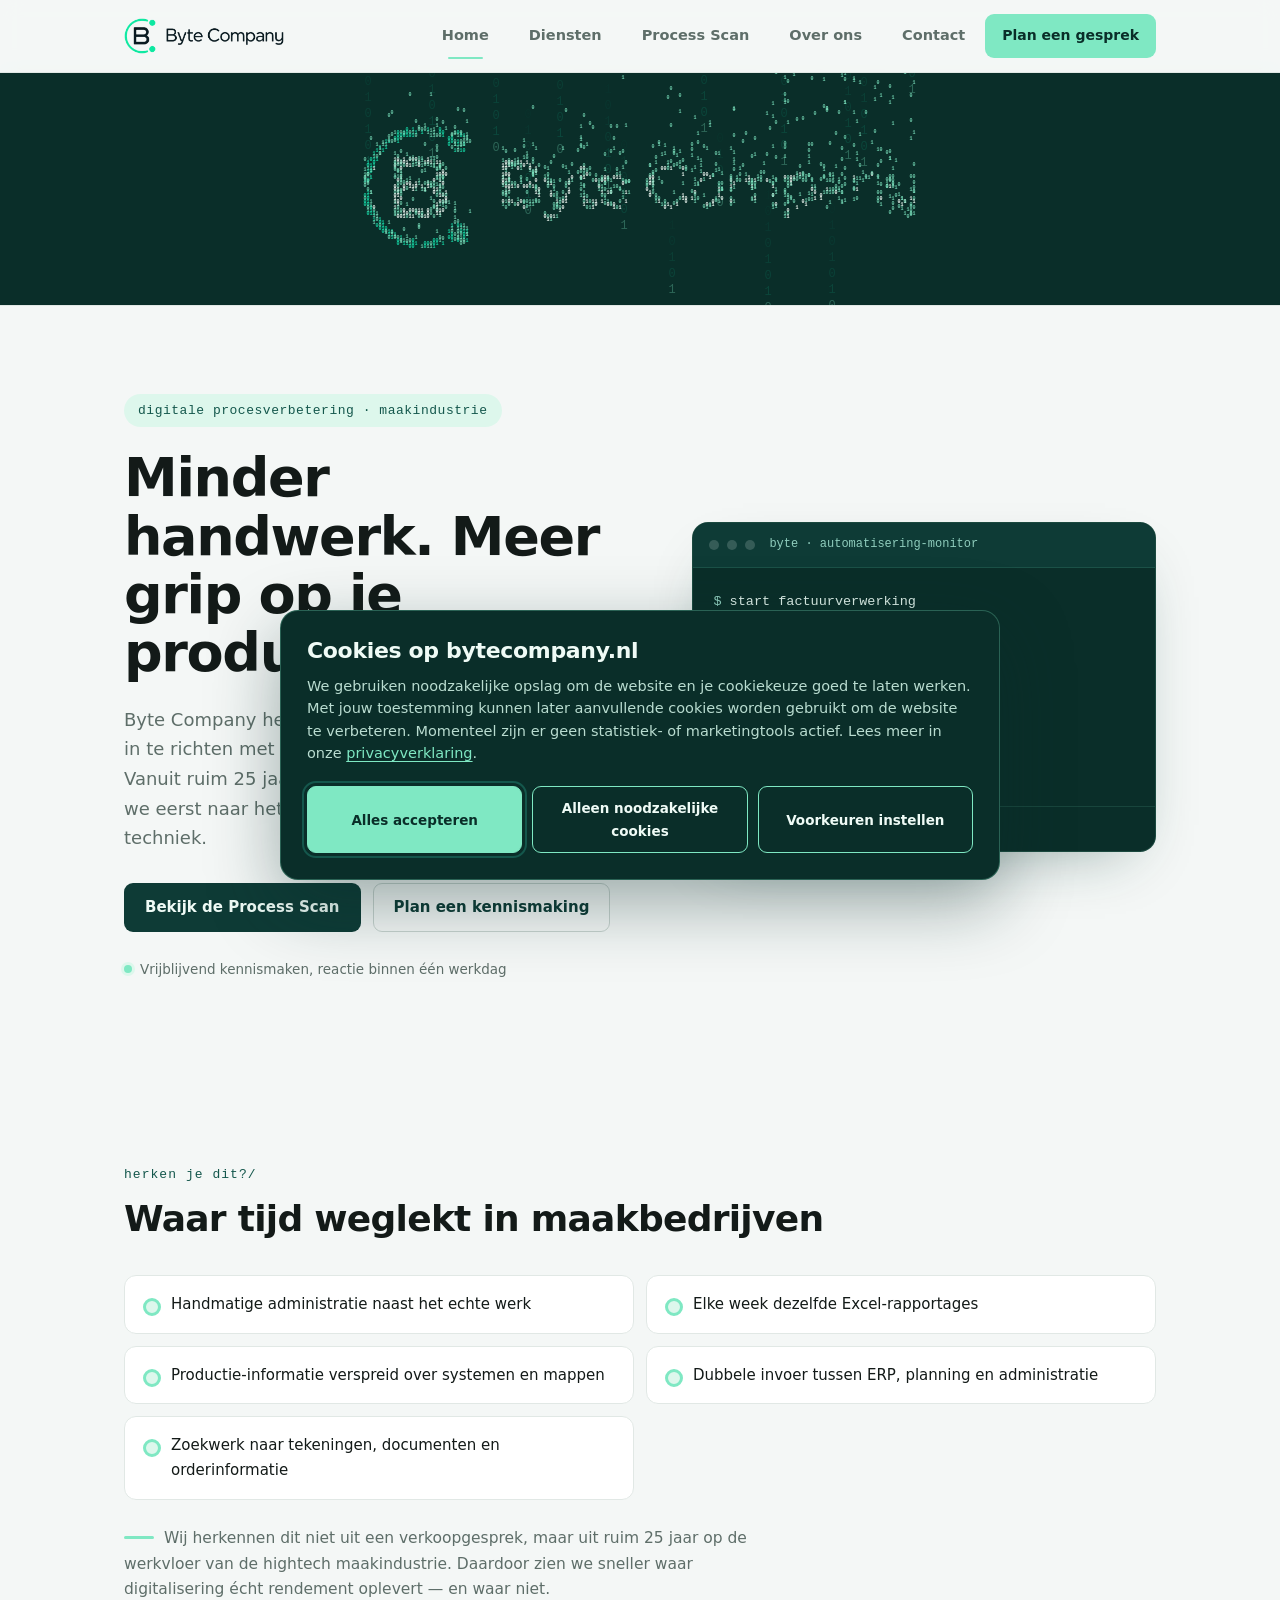
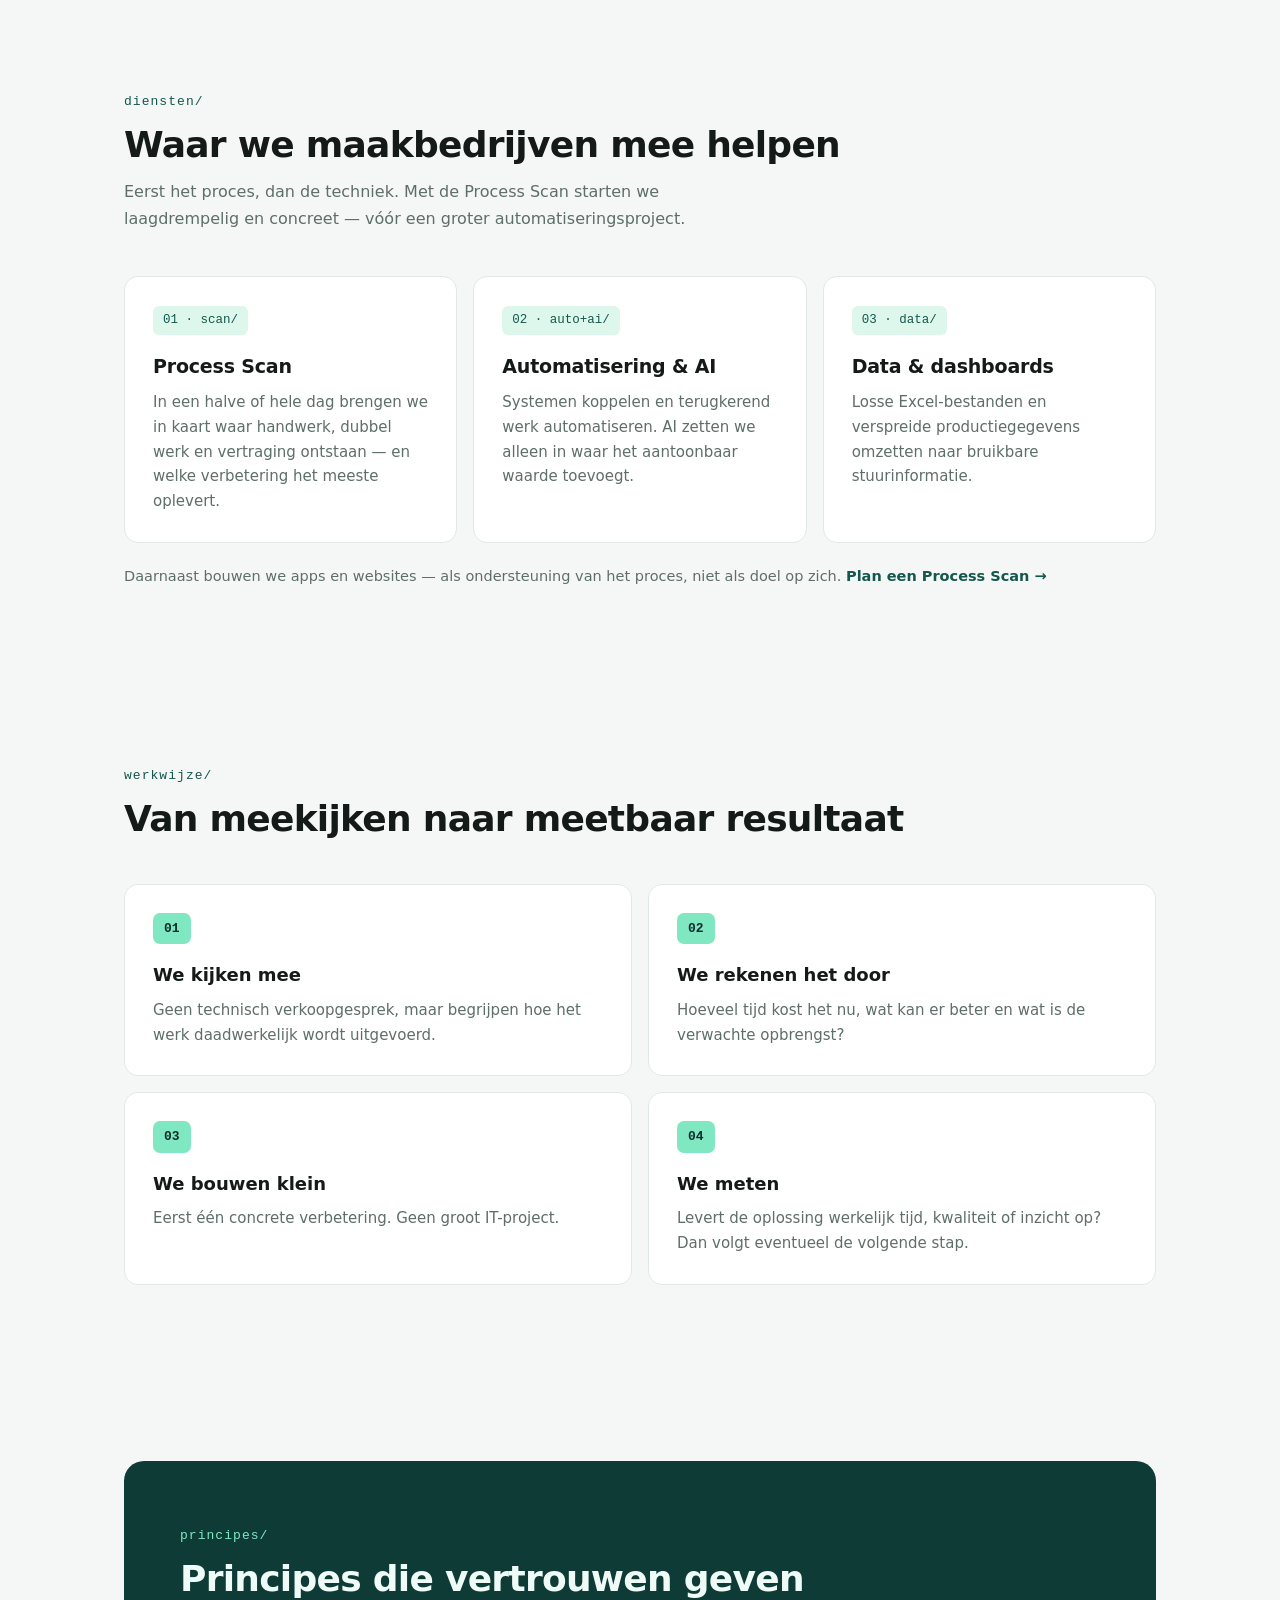
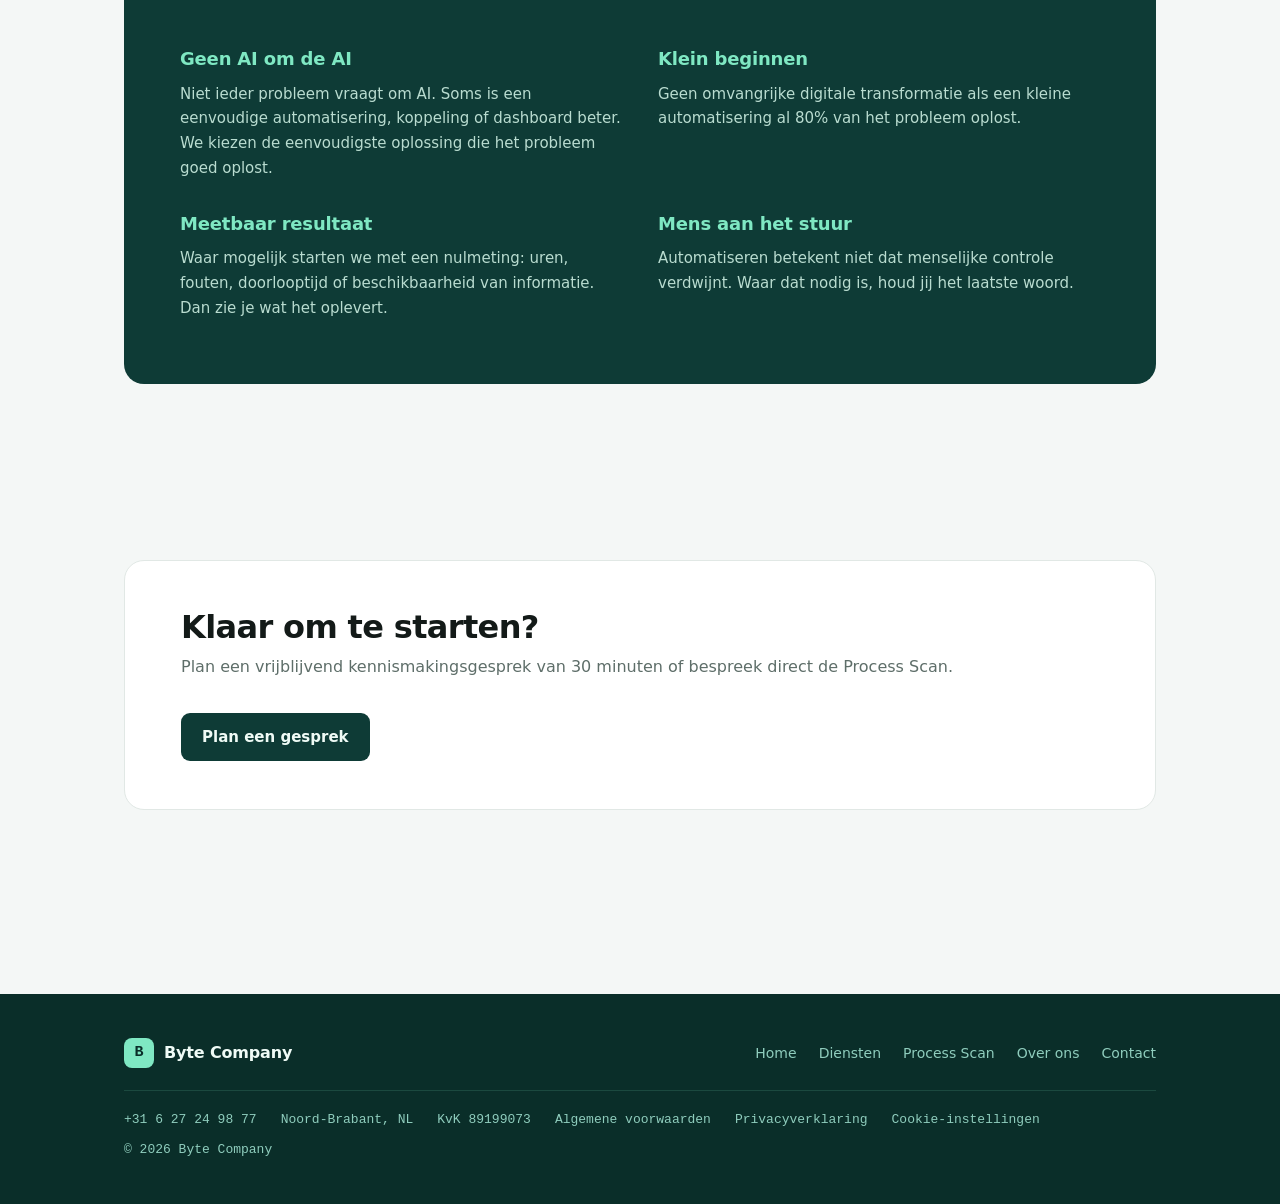
<file: index.html>
<!DOCTYPE html>
<html lang="nl">
<head>
<meta charset="UTF-8">
<meta name="viewport" content="width=device-width, initial-scale=1.0">
<title>Digitale procesverbetering voor de maakindustrie | Byte Company</title>
<meta name="description" content="Byte Company helpt maakbedrijven processen slimmer in te richten met automatisering, dashboards en AI — vanuit ruim 25 jaar ervaring in de maakindustrie.">
<link rel="canonical" href="https://bytecompany.nl/">
<script type="application/ld+json">{"@context":"https://schema.org","@graph":[{"@type":"ProfessionalService","@id":"https://bytecompany.nl/#organisatie","name":"Byte Company","url":"https://bytecompany.nl/","logo":"https://bytecompany.nl/logo.png","image":"https://bytecompany.nl/og-image.jpg","telephone":"+31627249877","description":"Digitale procesverbetering voor de maakindustrie: automatisering, dashboards en AI, vanuit ruim 25 jaar ervaring. Daarnaast apps en websites.","address":{"@type":"PostalAddress","addressRegion":"Noord-Brabant","addressCountry":"NL"},"areaServed":{"@type":"Country","name":"Nederland"},"knowsAbout":["procesverbetering","procesanalyse","procesautomatisering","AI","dashboards","maakindustrie","CAD/CAM","CNC-programmering","app-ontwikkeling","webontwikkeling"],"hasOfferCatalog":{"@type":"OfferCatalog","name":"Diensten","itemListElement":[{"@type":"Offer","itemOffered":{"@type":"Service","name":"Process Scan"}},{"@type":"Offer","itemOffered":{"@type":"Service","name":"Automatisering & AI voor maakbedrijven"}},{"@type":"Offer","itemOffered":{"@type":"Service","name":"Data & dashboards"}},{"@type":"Offer","itemOffered":{"@type":"Service","name":"Apps en websites"}}]}},{"@type":"WebSite","@id":"https://bytecompany.nl/#website","url":"https://bytecompany.nl/","name":"Byte Company","inLanguage":"nl-NL","publisher":{"@id":"https://bytecompany.nl/#organisatie"}}]}</script>
  <!-- Preview bij het delen van een link (Open Graph) -->
<meta property="og:type" content="website">
<meta property="og:url" content="https://bytecompany.nl/">
<meta property="og:title" content="Digitale procesverbetering voor de maakindustrie | Byte Company">
<meta property="og:description" content="Minder handwerk, meer grip op je productieproces. Automatisering, dashboards en AI — vanuit 25+ jaar maakindustrie-ervaring.">
<meta property="og:image" content="https://bytecompany.nl/og-image.jpg">
<meta property="og:image:width" content="1200">
<meta property="og:image:height" content="630">
<meta property="og:locale" content="nl_NL">
<meta property="og:site_name" content="Byte Company">
<meta name="twitter:card" content="summary_large_image">
<meta name="twitter:title" content="Digitale procesverbetering voor de maakindustrie | Byte Company">
<meta name="twitter:description" content="Minder handwerk, meer grip op je productieproces. Automatisering, dashboards en AI — vanuit 25+ jaar maakindustrie-ervaring.">
<meta name="twitter:image" content="https://bytecompany.nl/og-image.jpg">
<style>
:root{
  --pine:#0E3B36;
  --pine-deep:#0A2E29;
  --mint:#7FE8C3;
  --mint-tint:#DDF7EC;
  --mint-dark:#14574C;
  --ink:#131A18;
  --mist:#F4F7F6;
  --slate:#5E6E69;
  --line:#E1E8E5;
  --sans:system-ui,-apple-system,"Segoe UI",Roboto,"Helvetica Neue",Arial,sans-serif;
  --mono:ui-monospace,"SF Mono","Cascadia Code",Consolas,"Liberation Mono",Menlo,monospace;
}
*{margin:0;padding:0;box-sizing:border-box}
html{scroll-behavior:smooth;overflow-y:scroll}
body{font-family:var(--sans);background:var(--mist);color:var(--ink);line-height:1.65;font-size:16px;padding-top:72px}
a{color:inherit;text-decoration:none}
:focus-visible{outline:2px solid var(--mint-dark);outline-offset:3px;border-radius:4px}
.wrap{max-width:1080px;margin:0 auto;padding:0 24px}

/* ---------- nav ---------- */
.nav{position:fixed;top:0;left:0;right:0;z-index:50;background:rgba(244,247,246,.88);backdrop-filter:blur(10px);border-bottom:1px solid var(--line)}
.nav-in{display:grid;grid-template-columns:auto 1fr auto;align-items:center;gap:20px;height:72px}
.brand{display:flex;align-items:center;gap:10px;font-weight:650;letter-spacing:-.01em}
.bmark{width:30px;height:30px;border-radius:8px;background:var(--pine);color:var(--mint);display:grid;place-items:center;font-family:var(--mono);font-size:15px;font-weight:700}
.nav-links{display:grid;grid-template-columns:repeat(5,max-content);justify-content:center;align-items:center;gap:40px;margin-left:auto}
.nav-links a{font-size:14.5px;color:var(--slate);transition:color .15s;display:inline-flex;align-items:center;justify-content:center;white-space:nowrap;flex-shrink:0;font-weight:600;width:100%;min-width:0;height:34px;padding:0;position:relative}
.nav-links a:hover{color:var(--ink)}
.btn{display:inline-flex;align-items:center;gap:8px;border-radius:9px;font-weight:600;font-size:15px;padding:11px 20px;border:1px solid transparent;cursor:pointer;transition:transform .12s,background .15s,border-color .15s}
.btn:active{transform:scale(.98)}
.btn-mint{background:var(--mint);color:var(--pine-deep)}
.btn-mint:hover{background:#8FF0CE}
.btn-pine{background:var(--pine);color:#EFFBF6}
.btn-pine:hover{background:#12463F}
.btn-ghost{background:transparent;color:var(--pine);border-color:#C7D2CE}
.btn-ghost:hover{border-color:var(--pine)}
.nav .btn{padding:9px 16px;font-size:14px}

/* ---------- hero ---------- */
.hero{padding:88px 0 96px}
.hero-grid{display:grid;grid-template-columns:1.05fr .95fr;gap:56px;align-items:center}
.eyebrow{font-family:var(--mono);font-size:13px;letter-spacing:.04em;color:var(--mint-dark);background:var(--mint-tint);display:inline-block;padding:6px 14px;border-radius:99px;margin-bottom:22px}
h1{font-size:clamp(34px,4.6vw,54px);line-height:1.08;letter-spacing:-.025em;font-weight:700}
.hero p.sub{margin:22px 0 30px;font-size:18px;color:var(--slate);max-width:46ch}
.hero-cta{display:flex;gap:12px;flex-wrap:wrap}
.hero-note{margin-top:26px;font-size:13.5px;color:var(--slate);display:flex;align-items:center;gap:8px}
.dot{width:8px;height:8px;border-radius:50%;background:var(--mint);box-shadow:0 0 0 3px var(--mint-tint)}

/* console */
.console{background:var(--pine-deep);border-radius:16px;border:1px solid rgba(127,232,195,.14);overflow:hidden;box-shadow:0 24px 60px -30px rgba(14,59,54,.45)}
.console-bar{display:flex;align-items:center;gap:8px;padding:12px 16px;background:var(--pine);border-bottom:1px solid rgba(127,232,195,.12)}
.console-bar i{width:10px;height:10px;border-radius:50%;background:rgba(232,245,239,.18)}
.console-bar span{margin-left:6px;font-family:var(--mono);font-size:12px;color:#8FCDBD}
.console-body{padding:20px 20px 16px;font-family:var(--mono);font-size:13.5px;line-height:2.05;min-height:238px}
.cl{white-space:pre-wrap;word-break:break-word}
.cl .p{color:#8FCDBD}
.cl .ok{color:var(--mint)}
.cl .tx{color:#DCEEE7}
.caret{display:inline-block;width:8px;height:15px;background:var(--mint);vertical-align:-2px;animation:blink 1s steps(1) infinite}
@keyframes blink{50%{opacity:0}}
.console-status{display:flex;align-items:center;gap:9px;padding:12px 20px;border-top:1px solid rgba(127,232,195,.12);font-family:var(--mono);font-size:12px;color:#8FCDBD}
.pulse{width:8px;height:8px;border-radius:50%;background:var(--mint);animation:pulse 2.2s ease-in-out infinite}
@keyframes pulse{50%{box-shadow:0 0 0 5px rgba(127,232,195,.15)}}

/* ---------- sections ---------- */
section{padding:88px 0}
.kicker{font-family:var(--mono);font-size:13px;letter-spacing:.08em;text-transform:lowercase;color:var(--mint-dark);margin-bottom:12px}
h2{font-size:clamp(26px,3vw,36px);letter-spacing:-.02em;font-weight:700;line-height:1.15}
.section-sub{margin-top:14px;color:var(--slate);max-width:56ch}

/* herken je dit */
#herken{padding-bottom:0}
.herken-lijst{display:grid;grid-template-columns:repeat(2,1fr);gap:12px;margin-top:36px}
.herken-item{background:#fff;border:1px solid var(--line);border-radius:12px;padding:16px 20px 16px 46px;font-size:15px;position:relative}
.herken-item::before{content:"";position:absolute;left:18px;top:22px;width:12px;height:12px;border-radius:50%;background:var(--mint-tint);border:3px solid var(--mint)}
.herken-slot{margin-top:26px;color:var(--slate);max-width:64ch;font-size:15.5px}
.herken-slot::before{content:"";display:inline-block;width:30px;height:3px;border-radius:2px;background:var(--mint);margin:0 10px 4px 0}

/* diensten */
.cards{display:grid;grid-template-columns:repeat(3,1fr);gap:16px;margin-top:44px}
.onderschrift{margin-top:22px;font-size:14.5px;color:var(--slate)}
.onderschrift a{color:var(--mint-dark);font-weight:600}
.onderschrift a:hover{text-decoration:underline}
.card{background:#fff;border:1px solid var(--line);border-radius:14px;padding:28px;transition:border-color .15s,transform .15s}
.card:hover{border-color:#B9CCC5;transform:translateY(-2px)}
.tag{font-family:var(--mono);font-size:12.5px;color:var(--mint-dark);background:var(--mint-tint);padding:4px 10px;border-radius:6px;display:inline-block;margin-bottom:16px}
.card h3{font-size:19px;letter-spacing:-.01em;margin-bottom:8px}
.card p{font-size:15px;color:var(--slate)}

/* werkwijze */
.steps{display:grid;grid-template-columns:repeat(2,1fr);gap:16px;margin-top:44px;counter-reset:step}
.step{background:#fff;border:1px solid var(--line);border-radius:14px;padding:28px;position:relative}
.step::before{counter-increment:step;content:counter(step,decimal-leading-zero);font-family:var(--mono);font-size:13px;color:var(--pine-deep);background:var(--mint);padding:5px 11px;border-radius:7px;display:inline-block;margin-bottom:16px;font-weight:700}
.step h3{font-size:18px;margin-bottom:8px}
.step p{font-size:15px;color:var(--slate)}

/* principes band */
.band{background:var(--pine);border-radius:20px;padding:64px 56px;color:#EFFBF6}
.band .kicker{color:var(--mint)}
.band h2{color:#EFFBF6}
.principes{display:grid;grid-template-columns:repeat(2,1fr);gap:28px 36px;margin-top:44px}
.principe h3{font-size:18px;color:var(--mint);margin-bottom:8px;letter-spacing:-.01em}
.principe p{font-size:15px;color:#B9DCD0}

/* cta */
.cta{display:flex;align-items:center;justify-content:space-between;gap:32px;background:#fff;border:1px solid var(--line);border-radius:20px;padding:48px 56px;flex-wrap:wrap}
.cta h2{font-size:clamp(24px,2.6vw,32px)}
.cta p{color:var(--slate);margin-top:8px}

/* footer */
footer{background:var(--pine-deep);color:#8FCDBD;padding:44px 0;margin-top:96px}
.foot{display:flex;align-items:center;justify-content:space-between;gap:20px;flex-wrap:wrap}
.foot .brand{color:#EFFBF6}
.foot .bmark{background:var(--mint);color:var(--pine-deep)}
.foot-links{display:flex;gap:22px;font-size:14px}
.foot-links a:hover{color:#EFFBF6}
.foot small{font-size:13px;font-family:var(--mono)}

/* reveal */
.reveal{opacity:0;transform:translateY(18px);transition:opacity .6s ease,transform .6s ease}
.reveal.in{opacity:1;transform:none}
@media (prefers-reduced-motion:reduce){
  html{scroll-behavior:auto}
  .reveal{opacity:1;transform:none;transition:none}
  .caret,.pulse{animation:none}
}

/* responsive */
@media (max-width:900px){
  .hero-grid{grid-template-columns:1fr;gap:44px}
  .steps,.principes,.herken-lijst,.cards{grid-template-columns:1fr}
  .band{padding:44px 28px}
  .cta{padding:36px 28px}
}
@media (max-width:640px){
  .cards{grid-template-columns:1fr}
  .nav-links{display:none}
  .hero{padding:60px 0 64px}
  section{padding:64px 0}
}

/* --- hamburger menu --- */
.menu-btn{display:none;flex-direction:column;justify-content:center;align-items:stretch;gap:5px;width:44px;height:42px;background:transparent;border:1px solid var(--line);border-radius:9px;cursor:pointer;padding:0 11px}
.menu-btn span{display:block;height:2px;background:var(--ink);border-radius:2px;transition:transform .2s,opacity .2s}
.menu-btn[aria-expanded="true"] span:nth-child(1){transform:translateY(7px) rotate(45deg)}
.menu-btn[aria-expanded="true"] span:nth-child(2){opacity:0}
.menu-btn[aria-expanded="true"] span:nth-child(3){transform:translateY(-7px) rotate(-45deg)}
.mobiel-menu{display:none;border-top:1px solid var(--line);background:rgba(244,247,246,.98);padding:10px 24px 20px}
.mobiel-menu a{display:block;padding:13px 4px;font-size:16px;color:var(--ink);border-bottom:1px solid var(--line)}
.mobiel-menu a.btn{border-bottom:none;margin-top:14px;justify-content:center;text-align:center;padding:12px 20px}
@media (max-width:760px){
  .nav-links,.nav-cta{display:none}
  .menu-btn{display:flex;margin-left:auto}
  .mobiel-menu:not([hidden]){display:block}
}
/* --- footer contactregel --- */
.foot-sub{display:flex;flex-wrap:wrap;gap:8px 24px;margin-top:22px;padding-top:18px;border-top:1px solid rgba(127,232,195,.14);font-size:13px;font-family:var(--mono);color:#8FCDBD}
.foot-sub a:hover{color:#EFFBF6}

.hero .eyebrow,.hero h1,.hero .sub,.hero-cta,.hero-note{animation:rise .75s cubic-bezier(.22,1,.36,1) both}
.hero h1{animation-delay:.08s}
.hero .sub{animation-delay:.16s}
.hero-cta{animation-delay:.24s}
.hero-note{animation-delay:.32s}
.console{animation:rise .9s cubic-bezier(.22,1,.36,1) .3s both}

/* --- modernisering: logo & animaties --- */
.brand img{height:42px;width:160px;display:block;object-fit:contain;transition:transform .35s cubic-bezier(.22,1,.36,1)}
.brand:hover img{transform:scale(1.045)}
.nav-links a{position:relative}
.nav-links a::after{content:"";position:absolute;left:6px;right:6px;bottom:-6px;height:2px;background:var(--mint);border-radius:2px;transform:scaleX(0);transform-origin:left;transition:transform .28s cubic-bezier(.22,1,.36,1)}
.nav-links a:hover::after,.nav-links a[aria-current="page"]::after{transform:scaleX(1)}
.btn{transition:transform .18s cubic-bezier(.22,1,.36,1),background .15s,border-color .15s,box-shadow .25s}
.btn:hover{transform:translateY(-2px);box-shadow:0 10px 22px -10px rgba(14,59,54,.45)}
.btn:active{transform:translateY(0) scale(.98)}
@keyframes rise{from{opacity:0;transform:translateY(22px)}to{opacity:1;transform:none}}
.reveal{opacity:0;transform:translateY(26px);filter:blur(6px)}
.reveal.in{opacity:1;transform:none;filter:none}
.reveal,.card,.step,.waarde,.dienst,.fam-card,.info-card,.form-card{transition:opacity .7s cubic-bezier(.22,1,.36,1),transform .55s cubic-bezier(.22,1,.36,1),filter .7s cubic-bezier(.22,1,.36,1),box-shadow .4s cubic-bezier(.22,1,.36,1),border-color .25s,background .2s}
.card:hover,.step:hover,.waarde:hover{transform:translateY(-4px);border-color:#B9CCC5;box-shadow:0 18px 40px -22px rgba(14,59,54,.3)}
@media (prefers-reduced-motion:reduce){
  .reveal{opacity:1;transform:none;filter:none;transition:none}
  .brand img,.btn,.nav-links a::after{transition:none}
  .hero .eyebrow,.hero h1,.hero .sub,.hero-cta,.hero-note,.console,.pagehead .kicker,.pagehead h1,.pagehead p{animation:none}
}

/* --- header stabiliteit --- */
.nav-in{transition:none}
.brand img{transition:transform .35s cubic-bezier(.22,1,.36,1)}

/* --- logo-regen (matrix) hero --- */
.logo-rain{position:relative;background:var(--pine-deep);height:clamp(190px,26vh,260px);overflow:hidden;border-bottom:1px solid var(--line)}
.logo-rain canvas{position:absolute;inset:0;width:100%;height:100%;display:block}
</style>
<link rel="stylesheet" href="privacy-cookies.css">
</head>
<body>

<nav class="nav">
  <div class="wrap nav-in">
    <a class="brand" href="index.html" aria-label="Byte Company — naar home">
      <picture><source srcset="logo.webp" type="image/webp"><img src="logo.png" alt="Byte Company"></picture>
    </a>
    <div class="nav-links">
      <a href="index.html" aria-current="page">Home</a>
      <a href="diensten.html">Diensten</a>
      <a href="process-scan.html">Process Scan</a>
      <a href="over-ons.html">Over ons</a>
      <a href="contact.html">Contact</a>
    </div>
    <a class="btn btn-mint nav-cta" href="contact.html">Plan een gesprek</a>
    <button class="menu-btn" type="button" aria-label="Menu openen" aria-expanded="false" aria-controls="mobielmenu">
      <span></span><span></span><span></span>
    </button>
  </div>
  <div class="mobiel-menu" id="mobielmenu" hidden>
    <a href="index.html">Home</a>
    <a href="diensten.html">Diensten</a>
    <a href="process-scan.html">Process Scan</a>
    <a href="over-ons.html">Over ons</a>
    <a href="contact.html">Contact</a>
    <a class="btn btn-mint" href="contact.html">Plan een gesprek</a>
  </div>
</nav>

<div class="logo-rain" id="logoRain" role="img" aria-label="Byte Company">
  <canvas aria-hidden="true"></canvas>
  <noscript><style>.logo-rain{display:none}</style></noscript>
</div>

<header class="hero" id="top">
  <div class="wrap hero-grid">
    <div>
      <span class="eyebrow">digitale procesverbetering · maakindustrie</span>
      <h1>Minder handwerk. Meer grip op je productieproces.</h1>
      <p class="sub">Byte Company helpt maakbedrijven processen slimmer in te richten met automatisering, dashboards en AI. Vanuit ruim 25 jaar ervaring in de maakindustrie kijken we eerst naar het proces — en daarna pas naar de techniek.</p>
      <div class="hero-cta">
        <a class="btn btn-pine" href="process-scan.html">Bekijk de Process Scan</a>
        <a class="btn btn-ghost" href="contact.html">Plan een kennismaking</a>
      </div>
      <p class="hero-note"><span class="dot" aria-hidden="true"></span> Vrijblijvend kennismaken, reactie binnen één werkdag</p>
    </div>

    <div class="console" aria-label="Voorbeeld van een draaiende automatisering">
      <div class="console-bar">
        <i></i><i></i><i></i>
        <span>byte · automatisering-monitor</span>
      </div>
      <div class="console-body" id="console" aria-live="off"></div>
      <div class="console-status"><span class="pulse" aria-hidden="true"></span> alle systemen operationeel</div>
    </div>
  </div>
</header>

<section id="herken">
  <div class="wrap">
    <p class="kicker">herken je dit?/</p>
    <h2>Waar tijd weglekt in maakbedrijven</h2>
    <div class="herken-lijst">
      <div class="herken-item reveal">Handmatige administratie naast het echte werk</div>
      <div class="herken-item reveal">Elke week dezelfde Excel-rapportages</div>
      <div class="herken-item reveal">Productie-informatie verspreid over systemen en mappen</div>
      <div class="herken-item reveal">Dubbele invoer tussen ERP, planning en administratie</div>
      <div class="herken-item reveal">Zoekwerk naar tekeningen, documenten en orderinformatie</div>
    </div>
    <p class="herken-slot reveal">Wij herkennen dit niet uit een verkoopgesprek, maar uit ruim 25 jaar op de werkvloer van de hightech maakindustrie. Daardoor zien we sneller waar digitalisering écht rendement oplevert — en waar niet.</p>
  </div>
</section>

<section id="diensten">
  <div class="wrap">
    <p class="kicker">diensten/</p>
    <h2>Waar we maakbedrijven mee helpen</h2>
    <p class="section-sub">Eerst het proces, dan de techniek. Met de Process Scan starten we laagdrempelig en concreet — vóór een groter automatiseringsproject.</p>
    <div class="cards">
      <div class="card reveal">
        <span class="tag">01 · scan/</span>
        <h3>Process Scan</h3>
        <p>In een halve of hele dag brengen we in kaart waar handwerk, dubbel werk en vertraging ontstaan — en welke verbetering het meeste oplevert.</p>
      </div>
      <div class="card reveal">
        <span class="tag">02 · auto+ai/</span>
        <h3>Automatisering &amp; AI</h3>
        <p>Systemen koppelen en terugkerend werk automatiseren. AI zetten we alleen in waar het aantoonbaar waarde toevoegt.</p>
      </div>
      <div class="card reveal">
        <span class="tag">03 · data/</span>
        <h3>Data &amp; dashboards</h3>
        <p>Losse Excel-bestanden en verspreide productiegegevens omzetten naar bruikbare stuurinformatie.</p>
      </div>
    </div>
    <p class="onderschrift reveal">Daarnaast bouwen we apps en websites — als ondersteuning van het proces, niet als doel op zich. <a href="process-scan.html">Plan een Process Scan &rarr;</a></p>
  </div>
</section>

<section id="werkwijze">
  <div class="wrap">
    <p class="kicker">werkwijze/</p>
    <h2>Van meekijken naar meetbaar resultaat</h2>
    <div class="steps">
      <div class="step reveal">
        <h3>We kijken mee</h3>
        <p>Geen technisch verkoopgesprek, maar begrijpen hoe het werk daadwerkelijk wordt uitgevoerd.</p>
      </div>
      <div class="step reveal">
        <h3>We rekenen het door</h3>
        <p>Hoeveel tijd kost het nu, wat kan er beter en wat is de verwachte opbrengst?</p>
      </div>
      <div class="step reveal">
        <h3>We bouwen klein</h3>
        <p>Eerst één concrete verbetering. Geen groot IT-project.</p>
      </div>
      <div class="step reveal">
        <h3>We meten</h3>
        <p>Levert de oplossing werkelijk tijd, kwaliteit of inzicht op? Dan volgt eventueel de volgende stap.</p>
      </div>
    </div>
  </div>
</section>

<section id="principes">
  <div class="wrap">
    <div class="band reveal">
      <p class="kicker">principes/</p>
      <h2>Principes die vertrouwen geven</h2>
      <div class="principes">
        <div class="principe">
          <h3>Geen AI om de AI</h3>
          <p>Niet ieder probleem vraagt om AI. Soms is een eenvoudige automatisering, koppeling of dashboard beter. We kiezen de eenvoudigste oplossing die het probleem goed oplost.</p>
        </div>
        <div class="principe">
          <h3>Klein beginnen</h3>
          <p>Geen omvangrijke digitale transformatie als een kleine automatisering al 80% van het probleem oplost.</p>
        </div>
        <div class="principe">
          <h3>Meetbaar resultaat</h3>
          <p>Waar mogelijk starten we met een nulmeting: uren, fouten, doorlooptijd of beschikbaarheid van informatie. Dan zie je wat het oplevert.</p>
        </div>
        <div class="principe">
          <h3>Mens aan het stuur</h3>
          <p>Automatiseren betekent niet dat menselijke controle verdwijnt. Waar dat nodig is, houd jij het laatste woord.</p>
        </div>
      </div>
    </div>
  </div>
</section>

<section id="contact">
  <div class="wrap">
    <div class="cta reveal">
      <div>
        <h2>Klaar om te starten?</h2>
        <p>Plan een vrijblijvend kennismakingsgesprek van 30 minuten of bespreek direct de Process Scan.</p>
      </div>
      <a class="btn btn-pine" href="contact.html">Plan een gesprek</a>
    </div>
  </div>
</section>

<footer>
  <div class="wrap">
    <div class="foot">
      <a class="brand" href="index.html"><span class="bmark">B</span> Byte Company</a>
      <div class="foot-links">
        <a href="index.html">Home</a>
        <a href="diensten.html">Diensten</a>
        <a href="process-scan.html">Process Scan</a>
        <a href="over-ons.html">Over ons</a>
        <a href="contact.html">Contact</a>
      </div>
    </div>
    <div class="foot-sub">
      <a href="tel:+31627249877">+31 6 27 24 98 77</a>
      <span>Noord-Brabant, NL</span>
      <span>KvK 89199073</span>
      <a href="voorwaarden.html">Algemene voorwaarden</a>
      <a href="privacy.html">Privacyverklaring</a>
      <button class="cookie-settings-link" type="button" data-cookie-settings>Cookie-instellingen</button>
      <span>© 2026 Byte Company</span>
    </div>
  </div>
</footer>

<script>
(function(){
  var reduce = window.matchMedia("(prefers-reduced-motion: reduce)").matches;

  /* reveal on scroll */
  var els = document.querySelectorAll(".reveal");
  if (reduce || !("IntersectionObserver" in window)) {
    els.forEach(function(el){ el.classList.add("in"); });
  } else {
    var io = new IntersectionObserver(function(entries){
      entries.forEach(function(e){
        if (e.isIntersecting) { e.target.classList.add("in"); io.unobserve(e.target); setTimeout(function(){ e.target.style.transitionDelay = "0ms"; }, 900); }
      });
    }, { threshold: .15 });
    els.forEach(function(el){
      var p = el.parentElement, i = 0;
      if (p) { for (var j = 0; j < p.children.length; j++) { if (p.children[j] === el) break; if (p.children[j].classList && p.children[j].classList.contains("reveal")) i++; } }
      el.style.transitionDelay = Math.min(i * 90, 360) + "ms";
      io.observe(el);
    });
  }

  /* console typing */
  var box = document.getElementById("console");
  var script = [
    { p: "$ ", tx: "start factuurverwerking", cls: "tx" },
    { ok: "\u2713 24 facturen verwerkt \u00b7 1,2s" },
    { p: "$ ", tx: "werk orderstatus bij", cls: "tx" },
    { ok: "\u2713 8 werkorders bijgewerkt" },
    { p: "$ ", tx: "maak weekrapport", cls: "tx" },
    { ok: "\u2713 rapport verstuurd naar 3 ontvangers" }
  ];

  function renderStatic(){
    box.innerHTML = script.map(function(l){
      return l.ok
        ? '<div class="cl"><span class="ok">' + l.ok + '</span></div>'
        : '<div class="cl"><span class="p">' + l.p + '</span><span class="tx">' + l.tx + '</span></div>';
    }).join("");
  }

  if (reduce) { renderStatic(); return; }

  var li = 0;
  function typeLine(){
    if (li >= script.length) {
      setTimeout(function(){ box.innerHTML = ""; li = 0; typeLine(); }, 6000);
      return;
    }
    var l = script[li];
    var div = document.createElement("div");
    div.className = "cl";
    box.appendChild(div);
    if (l.ok) {
      div.innerHTML = '<span class="ok">' + l.ok + '</span>';
      li++;
      setTimeout(typeLine, 700);
      return;
    }
    div.innerHTML = '<span class="p">' + l.p + '</span><span class="tx"></span><span class="caret"></span>';
    var target = div.querySelector(".tx");
    var i = 0;
    (function tick(){
      if (i <= l.tx.length) {
        target.textContent = l.tx.slice(0, i++);
        setTimeout(tick, 34);
      } else {
        div.querySelector(".caret").remove();
        li++;
        setTimeout(typeLine, 420);
      }
    })();
  }
  typeLine();
})();
</script>

<script>
(function(){
  var mb = document.querySelector(".menu-btn");
  var mm = document.getElementById("mobielmenu");
  if (!mb || !mm) return;
  mb.addEventListener("click", function(){
    var open = mb.getAttribute("aria-expanded") === "true";
    mb.setAttribute("aria-expanded", String(!open));
    mb.setAttribute("aria-label", open ? "Menu openen" : "Menu sluiten");
    mm.hidden = open;
  });
})();
</script>


<script>
(function(){
  var bandEl=document.getElementById("logoRain");
  if(!bandEl){return;}
  var cv=bandEl.querySelector("canvas");
  var ctx=cv&&cv.getContext?cv.getContext("2d"):null;
  if(!ctx){bandEl.style.display="none";return;}
  var reduce=window.matchMedia("(prefers-reduced-motion: reduce)").matches;
  var MONO='ui-monospace,"SF Mono","Cascadia Code",Consolas,Menlo,monospace';
  var GREEN="#14D3A3",LIGHT="#EDF7F2",MINT="#7FE8C3";
  var DPR=Math.min(window.devicePixelRatio||1,3);
  var img=new Image();
  var W,H,logoW,logoH,ox,oy,step,pts=[],cols=[],finalCv=null,t0=null,last=null,done=false;
  var T_FADE=3.5,FADE_DUR=1.3;

  function isGreen(d,i){return d[i+1]>140&&d[i+1]>d[i]+40;}

  function build(){
    W=bandEl.clientWidth;H=bandEl.clientHeight;
    cv.width=Math.round(W*DPR);cv.height=Math.round(H*DPR);
    ctx.setTransform(DPR,0,0,DPR,0,0);
    logoW=Math.min(560,W-48);logoH=Math.round(logoW*img.height/img.width);
    ox=Math.round((W-logoW)/2);oy=Math.round((H-logoH)/2);
    step=logoW>440?3:2;
    var s=document.createElement("canvas");
    s.width=logoW;s.height=Math.round(logoH);
    var sx=s.getContext("2d");
    sx.drawImage(img,0,0,s.width,s.height);
    var data;
    try{data=sx.getImageData(0,0,s.width,s.height).data;}catch(e){bandEl.style.display="none";return false;}
    pts=[];
    for(var y=2;y<s.height;y+=step){
      for(var x=2;x<s.width;x+=step){
        var i=(y*s.width+x)*4;
        if(data[i+3]<100)continue;
        var p={tx:ox+x,ty:oy+y,color:isGreen(data,i)?GREEN:LIGHT,
          delay:(x/s.width)*0.6+Math.random()*1.3,
          dur:0.9+Math.random()*0.6,
          drop:H*0.5+Math.random()*H*0.6,
          seed:(Math.random()*2)|0,
          fl:0.16+Math.random()*0.22};
        p.settle=p.delay+p.dur+0.2+Math.random()*0.4;
        p.ch=Math.random()<0.5?"1":"0";
        pts.push(p);
      }
    }
    cols=[];
    var n=Math.max(6,Math.floor(logoW/16));
    for(var c=0;c<n;c++){cols.push({x:ox+c*16+8,y:Math.random()*H*-1.5,sp:60+Math.random()*130,len:5+((Math.random()*9)|0)});}
    finalCv=document.createElement("canvas");
    finalCv.width=Math.round(logoW*DPR);finalCv.height=Math.round(logoH*DPR);
    var fx=finalCv.getContext("2d");
    fx.imageSmoothingEnabled=true;fx.imageSmoothingQuality="high";
    fx.drawImage(img,0,0,finalCv.width,finalCv.height);
    return true;
  }

  // blit het eindlogo 1:1 in device-pixels: geen tweede resample, dus maximaal scherp
  function blitLogo(alpha){
    ctx.save();
    ctx.setTransform(1,0,0,1,0,0);
    ctx.globalAlpha=alpha;
    ctx.drawImage(finalCv,Math.round(ox*DPR),Math.round(oy*DPR));
    ctx.restore();
  }

  function drawFinal(){
    ctx.clearRect(0,0,W,H);
    ctx.globalAlpha=1;
    blitLogo(1);
  }

  function frame(now){
    if(t0===null){t0=now;last=now;}
    var t=(now-t0)/1000;
    var dt=Math.min(0.05,(now-last)/1000);last=now;
    ctx.clearRect(0,0,W,H);
    var f=t<T_FADE?0:Math.min(1,(t-T_FADE)/FADE_DUR);
    var ease=f*f*(3-2*f);

    var bgA=1-ease;
    if(bgA>0.02){
      ctx.font="12px "+MONO;
      ctx.textAlign="center";ctx.textBaseline="middle";
      for(var c=0;c<cols.length;c++){
        var col=cols[c];
        col.y+=col.sp*dt;
        if(col.y-col.len*16>H){col.y=-Math.random()*H*0.6;col.sp=70+Math.random()*150;}
        for(var r=0;r<col.len;r++){
          var cy=col.y-r*16;
          if(cy<-10||cy>H+10)continue;
          ctx.globalAlpha=(r===0?0.30:0.16*(1-r/col.len))*bgA;
          ctx.fillStyle=r===0?MINT:GREEN;
          ctx.fillText(((col.x+((cy/16)|0))%2===0)?"0":"1",col.x,cy);
        }
      }
    }

    ctx.font="700 "+(step+2)+"px "+MONO;
    ctx.textAlign="center";ctx.textBaseline="middle";
    var digA=1-ease;
    if(digA>0.01){
      for(var j=0;j<pts.length;j++){
        var p=pts[j];
        var lt=t-p.delay;
        if(lt<0)continue;
        var pr=Math.min(1,lt/p.dur);
        var e2=1-Math.pow(1-pr,4);
        var yy=p.ty-p.drop*(1-e2);
        var landed=pr>=1;
        var ch=t<p.settle?((((t/p.fl)|0)+p.seed)%2===0?"0":"1"):p.ch;
        ctx.globalAlpha=(landed?1:0.85)*digA;
        ctx.fillStyle=landed?p.color:MINT;
        ctx.fillText(ch,p.tx,yy);
      }
    }

    if(ease>0){
      blitLogo(ease);
      ctx.globalAlpha=1;
    }

    if(f>=1){done=true;drawFinal();return;}
    requestAnimationFrame(frame);
  }

  img.onload=function(){
    if(!build())return;
    if(reduce){done=true;drawFinal();return;}
    requestAnimationFrame(frame);
  };
  img.onerror=function(){bandEl.style.display="none";};
  (function(){var t=document.createElement("canvas");var webp=t.toDataURL&&t.toDataURL("image/webp").indexOf("data:image/webp")===0;img.src=webp?"band.webp":"band.png";})();

  var rt;
  window.addEventListener("resize",function(){
    clearTimeout(rt);
    rt=setTimeout(function(){
      if(!img.complete||!finalCv)return;
      if(!build())return;
      if(done||reduce){drawFinal();}
    },160);
  });

})();
</script>

<script>
(function(){
  if(matchMedia("(prefers-reduced-motion: reduce)").matches)return;
  if(matchMedia("(hover: none)").matches)return;
  var band=document.getElementById("logoRain"),hero=document.querySelector(".hero");
  if(!band||!hero)return;
  var MONO='ui-monospace,"SF Mono","Cascadia Code",Consolas,Menlo,monospace';
  var cv=document.createElement("canvas");
  cv.setAttribute("aria-hidden","true");
  cv.style.cssText="position:fixed;top:0;left:0;width:100%;height:100%;pointer-events:none;z-index:40";
  document.body.appendChild(cv);
  var ctx=cv.getContext("2d");if(!ctx)return;
  var DPR=Math.min(devicePixelRatio||1,2);
  var W,heroH,viewH,bandTop,bandBot,grid=[],GS=15,gcols=0,growsN=0,mx=-9999,my=-9999,sx=-9999,sy=-9999,raf=null;
  var SMOOTH=0.29;                       // was 0.20 -> ~40% minder naloop op de muis
  var R=140,GR_DARK=160,GR_LIGHT=120;
  var MARGIN=Math.max(R,GR_DARK)+12;     // marge voor het te wissen gebied
  var gradDark=null,gradLight=null;
  var px=0,py=0,pw=0,ph=0;               // vorige dirty rect
  function mkGrad(radius,dark){
    var g=ctx.createRadialGradient(0,0,0,0,0,radius);
    g.addColorStop(0, dark?"rgba(127,232,195,0.30)":"rgba(20,211,163,0.16)");
    g.addColorStop(0.35, dark?"rgba(127,232,195,0.12)":"rgba(20,211,163,0.07)");
    g.addColorStop(1, "rgba(127,232,195,0)");
    return g;
  }
  function clearAll(){ctx.clearRect(0,0,W,viewH);pw=0;}
  function size(){
    W=document.documentElement.clientWidth;
    heroH=hero.offsetTop+hero.offsetHeight; // top section bottom (page coord)
    viewH = window.innerHeight;
    bandTop=band.offsetTop;bandBot=bandTop+band.offsetHeight;
    cv.width=Math.round(W*DPR);cv.height=Math.round(viewH*DPR);
    ctx.setTransform(DPR,0,0,DPR,0,0);
    gradDark=mkGrad(GR_DARK,true);gradLight=mkGrad(GR_LIGHT,false);
    grid=[];gcols=0;growsN=0;
    for(var x0=GS/2;x0<W;x0+=GS)gcols++;
    for(var y=GS/2;y<heroH;y+=GS){growsN++;
      for(var x=GS/2;x<W;x+=GS)grid.push({x:x,y:y,ch:Math.random()<0.5?"1":"0",fl:Math.random()*10});
    }
    pw=0;
  }
  function frame(now){
    raf=null;
    if(pw>0){ctx.clearRect(px,py,pw,ph);pw=0;}   // alleen het vorige gebied wissen
    if(my<0) return;
    if(sx<-1000){sx=mx;sy=my;}
    sx+=(mx-sx)*SMOOTH;sy+=(my-sy)*SMOOTH;
    var t=now/1000;
    var pageCursorY = sy + window.scrollY;
    var pageCursorX = sx + window.scrollX;
    var dark = pageCursorY>=bandTop-40 && pageCursorY<=bandBot+40;
    // draw digits only when smoothed page-cursor is within the top section
    if(pageCursorY<=heroH && grid.length){
      ctx.font="12px "+MONO;ctx.textAlign="center";ctx.textBaseline="middle";
      // alleen de cellen binnen de straal aflopen i.p.v. het hele raster
      var c0=Math.max(0,Math.ceil((pageCursorX-R-GS/2)/GS));
      var c1=Math.min(gcols-1,Math.floor((pageCursorX+R-GS/2)/GS));
      var r0=Math.max(0,Math.ceil((pageCursorY-R-GS/2)/GS));
      var r1=Math.min(growsN-1,Math.floor((pageCursorY+R-GS/2)/GS));
      for(var r=r0;r<=r1;r++){var base=r*gcols;
        for(var c=c0;c<=c1;c++){var g=grid[base+c];
          var dx = g.x - pageCursorX, dy = g.y - pageCursorY, d2 = dx*dx + dy*dy;
          if(d2>R*R) continue;
          var d=Math.sqrt(d2), inBand = g.y>=bandTop && g.y<=bandBot;
          var a=Math.pow(1-d/R,1.6)*(inBand?0.5:0.30);
          if(((t*3+g.fl)|0)%7===0) g.ch = Math.random()<0.5?"1":"0";
          ctx.globalAlpha = a;
          ctx.fillStyle = inBand ? (d<30?"#7FE8C3":"#14D3A3") : (d<30?"#14574C":"#2E7A66");
          // draw at viewport coordinates
          ctx.fillText(g.ch, g.x - window.scrollX, g.y - window.scrollY);
        }
      }
    }
    var GR = dark?GR_DARK:GR_LIGHT;
    ctx.save();
    ctx.translate(sx,sy);
    ctx.globalAlpha=1;ctx.fillStyle=dark?gradDark:gradLight;
    ctx.fillRect(-GR,-GR,GR*2,GR*2);
    ctx.restore();
    px=sx-MARGIN;py=sy-MARGIN;pw=MARGIN*2;ph=MARGIN*2;
    raf=requestAnimationFrame(frame);
  }
  function kick(){if(raf===null)raf=requestAnimationFrame(frame);}
  addEventListener("pointermove",function(e){
    mx=e.clientX;my=e.clientY;
    if(my>=0 && my<=window.innerHeight) kick(); else { clearAll(); }
  },{passive:true});
  addEventListener("pointerleave",function(){mx=-9999;my=-9999;sx=-9999;sy=-9999;clearAll();});
  var rt;addEventListener("resize",function(){clearTimeout(rt);rt=setTimeout(size,150);});
  addEventListener("scroll",function(){ /* keep canvas/draw positions in sync when scrolling */ if(raf===null) { /* no-op, next pointermove will render */ } });
  addEventListener("load",size);size();
})();
</script>
<script src="privacy-cookies.js"></script>
</body>
</html>
</file>
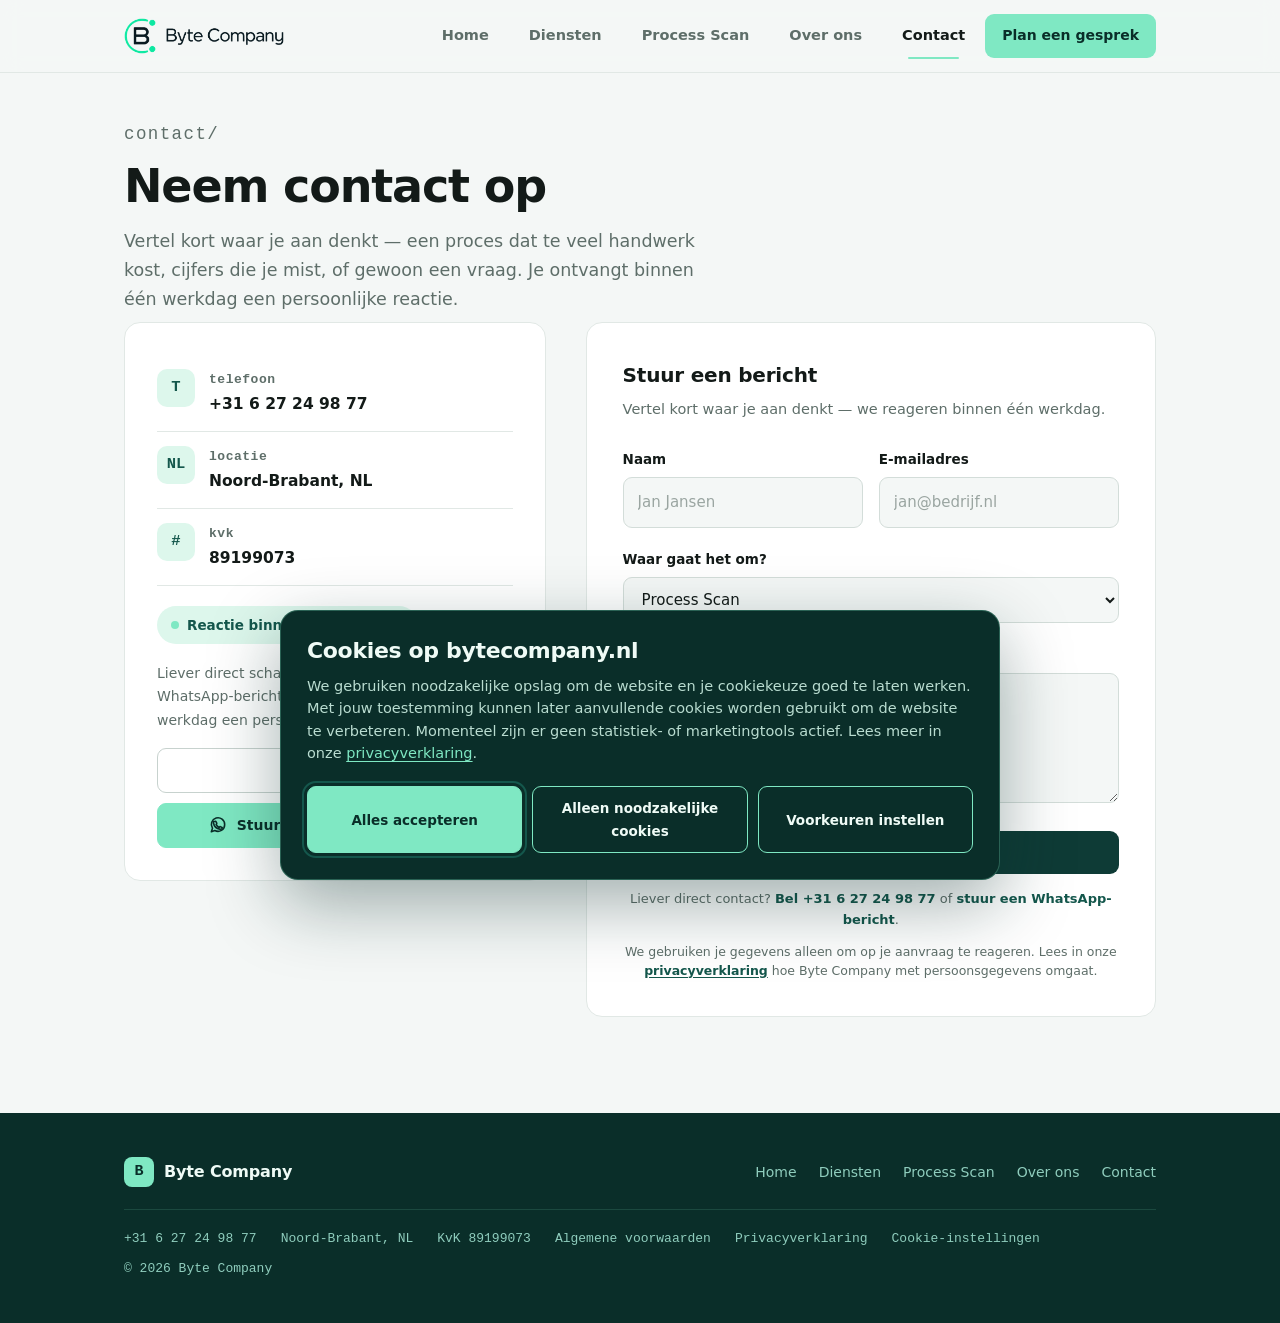
<file: contact.html>
<!DOCTYPE html>
<html lang="nl">
<head>
<meta charset="UTF-8">
<meta name="viewport" content="width=device-width, initial-scale=1.0">
<title>Contact | Byte Company — automatisering voor de maakindustrie</title>
<meta name="description" content="Neem contact op met Byte Company in Noord-Brabant voor automatisering en dashboards voor maakbedrijven. Reactie binnen een werkdag.">
<link rel="canonical" href="https://bytecompany.nl/contact.html">
<script type="application/ld+json">{"@context":"https://schema.org","@graph":[{"@type":"ProfessionalService","@id":"https://bytecompany.nl/#organisatie","name":"Byte Company","url":"https://bytecompany.nl/","logo":"https://bytecompany.nl/logo.png","image":"https://bytecompany.nl/og-image.jpg","telephone":"+31627249877","description":"Digitale procesverbetering voor de maakindustrie: automatisering, dashboards en AI, vanuit ruim 25 jaar ervaring. Daarnaast apps en websites.","address":{"@type":"PostalAddress","addressRegion":"Noord-Brabant","addressCountry":"NL"},"areaServed":{"@type":"Country","name":"Nederland"},"knowsAbout":["procesverbetering","procesanalyse","procesautomatisering","AI","dashboards","maakindustrie","CAD/CAM","CNC-programmering","app-ontwikkeling","webontwikkeling"],"hasOfferCatalog":{"@type":"OfferCatalog","name":"Diensten","itemListElement":[{"@type":"Offer","itemOffered":{"@type":"Service","name":"Process Scan"}},{"@type":"Offer","itemOffered":{"@type":"Service","name":"Automatisering & AI voor maakbedrijven"}},{"@type":"Offer","itemOffered":{"@type":"Service","name":"Data & dashboards"}},{"@type":"Offer","itemOffered":{"@type":"Service","name":"Apps en websites"}}]}},{"@type":"WebSite","@id":"https://bytecompany.nl/#website","url":"https://bytecompany.nl/","name":"Byte Company","inLanguage":"nl-NL","publisher":{"@id":"https://bytecompany.nl/#organisatie"}}]}</script>
  <!-- Preview bij het delen van een link (Open Graph) -->
<meta property="og:type" content="website">
<meta property="og:url" content="https://bytecompany.nl/contact.html">
<meta property="og:title" content="Contact — Byte Company">
<meta property="og:description" content="Vertel kort waar je aan denkt. Je krijgt binnen een werkdag reactie.">
<meta property="og:image" content="https://bytecompany.nl/og-image.jpg">
<meta property="og:image:width" content="1200">
<meta property="og:image:height" content="630">
<meta property="og:locale" content="nl_NL">
<meta property="og:site_name" content="Byte Company">
<meta name="twitter:card" content="summary_large_image">
<meta name="twitter:title" content="Contact — Byte Company">
<meta name="twitter:description" content="Vertel kort waar je aan denkt. Je krijgt binnen een werkdag reactie.">
<meta name="twitter:image" content="https://bytecompany.nl/og-image.jpg">

<style>
:root{
  --pine:#0E3B36;
  --pine-deep:#0A2E29;
  --mint:#7FE8C3;
  --mint-tint:#DDF7EC;
  --mint-dark:#14574C;
  --ink:#131A18;
  --mist:#F4F7F6;
  --slate:#5E6E69;
  --line:#E1E8E5;
  --sans:system-ui,-apple-system,"Segoe UI",Roboto,"Helvetica Neue",Arial,sans-serif;
  --mono:ui-monospace,"SF Mono","Cascadia Code",Consolas,"Liberation Mono",Menlo,monospace;
}
*{margin:0;padding:0;box-sizing:border-box}
html{overflow-y:scroll}
body{font-family:var(--sans);background:var(--mist);color:var(--ink);line-height:1.65;font-size:16px;padding-top:72px}
a{color:inherit;text-decoration:none}
:focus-visible{outline:2px solid var(--mint-dark);outline-offset:3px;border-radius:4px}
.wrap{max-width:1080px;margin:0 auto;padding:0 24px}

.nav{position:fixed;top:0;left:0;right:0;z-index:50;background:rgba(244,247,246,.88);backdrop-filter:blur(10px);border-bottom:1px solid var(--line)}
.nav-in{display:grid;grid-template-columns:auto 1fr auto;align-items:center;gap:20px;height:72px}
.brand{display:flex;align-items:center;gap:10px;font-weight:650;letter-spacing:-.01em}
.bmark{width:30px;height:30px;border-radius:8px;background:var(--pine);color:var(--mint);display:grid;place-items:center;font-family:var(--mono);font-size:15px;font-weight:700}
.nav-links{display:grid;grid-template-columns:repeat(5,max-content);justify-content:center;align-items:center;gap:40px;margin-left:auto}
.nav-links a{font-size:14.5px;color:var(--slate);transition:color .15s;position:relative;display:inline-flex;align-items:center;justify-content:center;white-space:nowrap;flex-shrink:0;font-weight:600;width:100%;min-width:0;height:34px;padding:0}
.nav-links a:hover{color:var(--ink)}
.nav-links a[aria-current="page"]{color:var(--ink);font-weight:600}
.btn{display:inline-flex;align-items:center;justify-content:center;gap:8px;border-radius:9px;font-weight:600;font-size:15px;padding:12px 22px;border:1px solid transparent;cursor:pointer;transition:transform .12s,background .15s}
.btn:active{transform:scale(.98)}
.btn-mint{background:var(--mint);color:var(--pine-deep)}
.btn-mint:hover{background:#8FF0CE}
.btn-pine{background:var(--pine);color:#EFFBF6}
.btn-pine:hover{background:#12463F}
.nav .btn{padding:9px 16px;font-size:14px}

.pagehead{padding:32px 0 52px}
.kicker{font-family:var(--mono);font-size:13px;letter-spacing:.08em;color:var(--mint-dark);margin-bottom:12px}
h1{font-size:clamp(32px,4vw,46px);line-height:1.1;letter-spacing:-.025em;font-weight:700}
.pagehead p{margin-top:16px;font-size:17.5px;color:var(--slate);max-width:52ch}

.contact-grid{display:grid;grid-template-columns:.85fr 1.15fr;gap:40px;align-items:start;padding-bottom:96px}

.info-card{background:#fff;border:1px solid var(--line);border-radius:16px;padding:32px}
.info-item{display:flex;align-items:flex-start;gap:14px;padding:14px 0;border-bottom:1px solid var(--line)}
.info-item:last-of-type{border-bottom:none}
.info-ico{width:38px;height:38px;border-radius:10px;background:var(--mint-tint);color:var(--mint-dark);display:grid;place-items:center;font-family:var(--mono);font-weight:700;font-size:13px;flex-shrink:0}
.info-item h3{font-size:13px;font-family:var(--mono);color:var(--slate);font-weight:600;letter-spacing:.04em}
.info-item a,.info-item span{font-size:15.5px;font-weight:600}
.info-item a:hover{color:var(--mint-dark)}
.badge{display:inline-flex;align-items:center;gap:8px;margin-top:20px;background:var(--mint-tint);color:var(--mint-dark);font-size:13.5px;font-weight:600;padding:8px 14px;border-radius:99px}
.badge .dot{width:8px;height:8px;border-radius:50%;background:var(--mint);animation:pulse 2.2s ease-in-out infinite}
@keyframes pulse{50%{box-shadow:0 0 0 5px rgba(127,232,195,.25)}}
.info-note{margin-top:18px;font-size:14px;color:var(--slate)}
.direct-actions{display:grid;grid-template-columns:1fr;gap:10px;margin-top:16px}
.direct-action{display:inline-flex;align-items:center;justify-content:center;gap:9px;min-height:44px;border:1px solid #C7D2CE;border-radius:9px;padding:10px 14px;color:var(--pine);font-size:14px;font-weight:700;text-align:center}
.direct-action:hover{border-color:var(--pine);background:var(--mist)}
.direct-action.whatsapp{background:var(--mint);border-color:var(--mint);color:var(--pine-deep)}
.direct-action.whatsapp:hover{background:#8FF0CE}
.direct-action svg{width:20px;height:20px;flex:0 0 auto;fill:none;stroke:currentColor;stroke-width:1.9;stroke-linecap:round;stroke-linejoin:round}

.form-card{scroll-margin-top:88px}
.form-card{background:#fff;border:1px solid var(--line);border-radius:16px;padding:36px}
.form-card h2{font-size:20px;letter-spacing:-.01em;margin-bottom:6px}
.form-card .sub{font-size:14.5px;color:var(--slate);margin-bottom:26px}
.veld{margin-bottom:20px}
.veld label{display:block;font-size:13.5px;font-weight:600;margin-bottom:7px}
.veld input,.veld select,.veld textarea{width:100%;font:inherit;font-size:15px;color:var(--ink);background:var(--mist);border:1px solid #D3DDD9;border-radius:9px;padding:12px 14px;transition:border-color .15s,box-shadow .15s}
.veld textarea{min-height:130px;resize:vertical}
.veld input:focus,.veld select:focus,.veld textarea:focus{outline:none;border-color:var(--mint-dark);box-shadow:0 0 0 3px var(--mint-tint)}
.veld ::placeholder{color:#9AA5A1}
.rij{display:grid;grid-template-columns:1fr 1fr;gap:16px}
.form-card .btn{width:100%}
.form-hint{margin-top:14px;font-size:13px;color:var(--slate);text-align:center}
.form-status{margin-top:14px;font-size:14px;font-weight:600;text-align:center;padding:11px 14px;border-radius:9px}
.form-status.ok{background:var(--mint-tint);color:var(--mint-dark)}
.form-status.err{background:#FBEAEA;color:#8A3B3B}
.form-hint a{color:var(--mint-dark);font-weight:600}
.form-hint a:hover{text-decoration:underline}
.form-privacy{margin-top:12px;font-size:12.5px;color:var(--slate);text-align:center;line-height:1.5}
.form-privacy a{color:var(--mint-dark);font-weight:600;text-decoration:underline;text-underline-offset:2px}

footer{background:var(--pine-deep);color:#8FCDBD;padding:44px 0}
.foot{display:flex;align-items:center;justify-content:space-between;gap:20px;flex-wrap:wrap}
.foot .brand{color:#EFFBF6}
.foot .bmark{background:var(--mint);color:var(--pine-deep)}
.foot-links{display:flex;gap:22px;font-size:14px}
.foot-links a:hover{color:#EFFBF6}
.foot small{font-size:13px;font-family:var(--mono)}

@media (prefers-reduced-motion:reduce){.badge .dot{animation:none}}
@media (max-width:860px){
  .contact-grid{grid-template-columns:1fr}
  .form-card,.info-card{padding:26px}
}
@media (max-width:640px){
  .nav-links{display:none}
  .pagehead{padding:44px 0 28px}
  :root{--boxen-lift:20px}
  .rij{grid-template-columns:1fr}
}

/* --- hamburger menu --- */
.menu-btn{display:none;flex-direction:column;justify-content:center;align-items:stretch;gap:5px;width:44px;height:42px;background:transparent;border:1px solid var(--line);border-radius:9px;cursor:pointer;padding:0 11px}
.menu-btn span{display:block;height:2px;background:var(--ink);border-radius:2px;transition:transform .2s,opacity .2s}
.menu-btn[aria-expanded="true"] span:nth-child(1){transform:translateY(7px) rotate(45deg)}
.menu-btn[aria-expanded="true"] span:nth-child(2){opacity:0}
.menu-btn[aria-expanded="true"] span:nth-child(3){transform:translateY(-7px) rotate(-45deg)}
.mobiel-menu{display:none;border-top:1px solid var(--line);background:rgba(244,247,246,.98);padding:10px 24px 20px}
.mobiel-menu a{display:block;padding:13px 4px;font-size:16px;color:var(--ink);border-bottom:1px solid var(--line)}
.mobiel-menu a.btn{border-bottom:none;margin-top:14px;justify-content:center;text-align:center;padding:12px 20px}
@media (max-width:760px){
  .nav-links,.nav-cta{display:none}
  .menu-btn{display:flex;margin-left:auto}
  .mobiel-menu:not([hidden]){display:block}
}
/* --- footer contactregel --- */
.foot-sub{display:flex;flex-wrap:wrap;gap:8px 24px;margin-top:22px;padding-top:18px;border-top:1px solid rgba(127,232,195,.14);font-size:13px;font-family:var(--mono);color:#8FCDBD}
.foot-sub a:hover{color:#EFFBF6}

.pagehead .kicker,.pagehead h1,.pagehead p{animation:rise .75s cubic-bezier(.22,1,.36,1) both}
.pagehead h1{animation-delay:.08s}
.pagehead p{animation-delay:.16s}

/* --- modernisering: logo & animaties --- */
.brand img{height:42px;width:160px;display:block;object-fit:contain;transition:transform .35s cubic-bezier(.22,1,.36,1)}
.brand:hover img{transform:scale(1.045)}
.nav-links a{position:relative}
.nav-links a::after{content:"";position:absolute;left:6px;right:6px;bottom:-6px;height:2px;background:var(--mint);border-radius:2px;transform:scaleX(0);transform-origin:left;transition:transform .28s cubic-bezier(.22,1,.36,1)}
.nav-links a:hover::after,.nav-links a[aria-current="page"]::after{transform:scaleX(1)}
.btn{transition:transform .18s cubic-bezier(.22,1,.36,1),background .15s,border-color .15s,box-shadow .25s}
.btn:hover{transform:translateY(-2px);box-shadow:0 10px 22px -10px rgba(14,59,54,.45)}
.btn:active{transform:translateY(0) scale(.98)}
@keyframes rise{from{opacity:0;transform:translateY(22px)}to{opacity:1;transform:none}}
.reveal{opacity:0;transform:translateY(26px);filter:blur(6px)}
.reveal.in{opacity:1;transform:none;filter:none}
.reveal,.card,.step,.waarde,.dienst,.fam-card,.info-card,.form-card{transition:opacity .7s cubic-bezier(.22,1,.36,1),transform .55s cubic-bezier(.22,1,.36,1),filter .7s cubic-bezier(.22,1,.36,1),box-shadow .4s cubic-bezier(.22,1,.36,1),border-color .25s,background .2s}
.card:hover,.step:hover,.waarde:hover{transform:translateY(-4px);border-color:#B9CCC5;box-shadow:0 18px 40px -22px rgba(14,59,54,.3)}
@media (prefers-reduced-motion:reduce){
  .reveal{opacity:1;transform:none;filter:none;transition:none}
  .brand img,.btn,.nav-links a::after{transition:none}
  .hero .eyebrow,.hero h1,.hero .sub,.hero-cta,.hero-note,.console,.pagehead .kicker,.pagehead h1,.pagehead p{animation:none}
}

/* --- header stabiliteit --- */
.nav-in{transition:none}
.brand img{transition:transform .35s cubic-bezier(.22,1,.36,1)}
/* --- tweakbare positie witte boxen --- */
:root{--boxen-lift:44px}
.contact-grid{margin-top:calc(-1 * var(--boxen-lift))}
</style>
<link rel="stylesheet" href="privacy-cookies.css">
</head>
<body>

<nav class="nav">
  <div class="wrap nav-in">
    <a class="brand" href="index.html" aria-label="Byte Company — naar home">
      <img src="logo.png" alt="Byte Company">
    </a>
    <div class="nav-links">
      <a href="index.html">Home</a>
      <a href="diensten.html">Diensten</a>
      <a href="process-scan.html">Process Scan</a>
      <a href="over-ons.html">Over ons</a>
      <a href="contact.html" aria-current="page">Contact</a>
    </div>
    <a class="btn btn-mint nav-cta" href="#formulier">Plan een gesprek</a>
    <button class="menu-btn" type="button" aria-label="Menu openen" aria-expanded="false" aria-controls="mobielmenu">
      <span></span><span></span><span></span>
    </button>
  </div>
  <div class="mobiel-menu" id="mobielmenu" hidden>
    <a href="index.html">Home</a>
    <a href="diensten.html">Diensten</a>
    <a href="process-scan.html">Process Scan</a>
    <a href="over-ons.html">Over ons</a>
    <a href="contact.html">Contact</a>
    <a class="btn btn-mint" href="#formulier">Plan een gesprek</a>
  </div>
</nav>

<header class="pagehead">
  <div class="wrap">
    <p class="kicker">contact/</p>
    <h1>Neem contact op</h1>
    <p>Vertel kort waar je aan denkt — een proces dat te veel handwerk kost, cijfers die je mist, of gewoon een vraag. Je ontvangt binnen één werkdag een persoonlijke reactie.</p>
  </div>
</header>

<main class="wrap contact-grid">

  <aside class="info-card reveal">
    <div class="info-item">
      <span class="info-ico" aria-hidden="true">T</span>
      <div>
        <h3>telefoon</h3>
        <a href="tel:+31627249877">+31 6 27 24 98 77</a>
      </div>
    </div>
    <div class="info-item">
      <span class="info-ico" aria-hidden="true">NL</span>
      <div>
        <h3>locatie</h3>
        <span>Noord-Brabant, NL</span>
      </div>
    </div>
    <div class="info-item">
      <span class="info-ico" aria-hidden="true">#</span>
      <div>
        <h3>kvk</h3>
        <span>89199073</span>
      </div>
    </div>
    <span class="badge"><span class="dot" aria-hidden="true"></span> Reactie binnen één werkdag</span>
    <p class="info-note">Liever direct schakelen? Bel ons of stuur een WhatsApp-bericht. Je ontvangt binnen één werkdag een persoonlijke reactie.</p>
    <div class="direct-actions">
      <a class="direct-action" href="tel:+31627249877">Bel direct</a>
      <a class="direct-action whatsapp" href="https://wa.me/31627249877" target="_blank" rel="noopener noreferrer">
        <svg viewBox="0 0 24 24" aria-hidden="true"><path d="M20 11.6a8 8 0 0 1-11.8 7L4 20l1.4-4.1A8 8 0 1 1 20 11.6Z"/><path d="M8.6 7.7c.3-.3.7-.2.9.1l1 2c.1.3.1.5-.1.7l-.7.8c.8 1.6 2 2.8 3.7 3.6l.7-.8c.2-.2.5-.3.7-.1l2 1c.3.2.4.6.2.9-.6.9-1.6 1.4-2.7 1.2-4-.7-7.1-3.8-7.8-7.8-.2-.7.1-1.2.5-1.6Z"/></svg>
        <span>Stuur een WhatsApp-bericht</span>
      </a>
    </div>
  </aside>

  <section class="form-card reveal" id="formulier">
    <h2>Stuur een bericht</h2>
    <p class="sub">Vertel kort waar je aan denkt — we reageren binnen één werkdag.</p>
    <form id="contactform" novalidate>
      <div class="rij">
        <div class="veld">
          <label for="naam">Naam</label>
          <input id="naam" name="naam" type="text" placeholder="Jan Jansen" required autocomplete="name">
        </div>
        <div class="veld">
          <label for="email">E-mailadres</label>
          <input id="email" name="email" type="email" placeholder="jan@bedrijf.nl" required autocomplete="email">
        </div>
      </div>
      <div class="veld">
        <label for="onderwerp">Waar gaat het om?</label>
        <select id="onderwerp" name="onderwerp">
          <option>Process Scan</option>
          <option>Automatisering</option>
          <option>Dashboard</option>
          <option>App</option>
          <option>Website</option>
          <option>Iets anders</option>
        </select>
      </div>
      <div class="veld">
        <label for="bericht">Bericht</label>
        <textarea id="bericht" name="bericht" placeholder="Vertel kort wat je wilt bouwen of verbeteren..." required></textarea>
      </div>
      <button class="btn btn-pine" type="submit">Verstuur bericht</button>
      <p class="form-status" id="formstatus" role="status" hidden></p>
      <p class="form-hint">Liever direct contact? <a href="tel:+31627249877">Bel +31 6 27 24 98 77</a> of <a href="https://wa.me/31627249877" target="_blank" rel="noopener noreferrer">stuur een WhatsApp-bericht</a>.</p>
      <p class="form-privacy">We gebruiken je gegevens alleen om op je aanvraag te reageren. Lees in onze <a href="privacy.html">privacyverklaring</a> hoe Byte Company met persoonsgegevens omgaat.</p>
    </form>
  </section>

</main>

<footer>
  <div class="wrap">
    <div class="foot">
      <a class="brand" href="index.html"><span class="bmark">B</span> Byte Company</a>
      <div class="foot-links">
        <a href="index.html">Home</a>
        <a href="diensten.html">Diensten</a>
        <a href="process-scan.html">Process Scan</a>
        <a href="over-ons.html">Over ons</a>
        <a href="contact.html">Contact</a>
      </div>
    </div>
    <div class="foot-sub">
      <a href="tel:+31627249877">+31 6 27 24 98 77</a>
      <span>Noord-Brabant, NL</span>
      <span>KvK 89199073</span>
      <a href="voorwaarden.html">Algemene voorwaarden</a>
      <a href="privacy.html">Privacyverklaring</a>
      <button class="cookie-settings-link" type="button" data-cookie-settings>Cookie-instellingen</button>
      <span>© 2026 Byte Company</span>
    </div>
  </div>
</footer>

<script>
/* Koppel hier je formulierdienst (bijv. Formspree): maak een gratis formulier aan
   en vul hieronder de endpoint-URL in, bijv. "https://formspree.io/f/jouwcode".
   Zolang dit leeg is, verwijst het formulier naar het telefoonnummer. */
var FORM_ENDPOINT = "https://formspree.io/f/mjgnoazk";

document.getElementById("contactform").addEventListener("submit", function(e){
  e.preventDefault();
  var f = e.target;
  if (!f.reportValidity()) return;
  var status = document.getElementById("formstatus");
  var submit = f.querySelector('button[type="submit"]');
  function toon(msg, ok){
    status.textContent = msg;
    status.className = "form-status " + (ok ? "ok" : "err");
    status.hidden = false;
  }
  if (!FORM_ENDPOINT) {
    toon("Het formulier is nog niet gekoppeld aan een verzenddienst. Bel of app ons op +31 6 27 24 98 77.", false);
    return;
  }
  submit.disabled = true;
  submit.textContent = "Bezig met versturen…";
  fetch(FORM_ENDPOINT, {
    method: "POST",
    headers: { "Content-Type": "application/json", "Accept": "application/json" },
    body: JSON.stringify({
      naam: f.naam.value.trim(),
      email: f.email.value.trim(),
      onderwerp: f.onderwerp.value,
      bericht: f.bericht.value.trim()
    })
  }).then(function(r){
    if (!r.ok) throw new Error();
    toon("Bedankt voor je bericht! We nemen binnen één werkdag contact met je op.", true);
    f.reset();
  }).catch(function(){
    toon("Versturen is niet gelukt. Bel of app ons op +31 6 27 24 98 77.", false);
  }).finally(function(){
    submit.disabled = false;
    submit.textContent = "Verstuur bericht";
  });
});
</script>

<script>
(function(){
  var reduce = window.matchMedia("(prefers-reduced-motion: reduce)").matches;
  var els = document.querySelectorAll(".reveal");
  if (reduce || !("IntersectionObserver" in window)) {
    els.forEach(function(el){ el.classList.add("in"); });
    return;
  }
  var io = new IntersectionObserver(function(entries){
    entries.forEach(function(e){
      if (e.isIntersecting) { e.target.classList.add("in"); io.unobserve(e.target); setTimeout(function(){ e.target.style.transitionDelay = "0ms"; }, 900); }
    });
  }, { threshold: .12 });
  els.forEach(function(el, i){
    el.style.transitionDelay = Math.min(i * 90, 360) + "ms";
    io.observe(el);
  });
})();
</script>

<script>
(function(){
  var mb = document.querySelector(".menu-btn");
  var mm = document.getElementById("mobielmenu");
  if (!mb || !mm) return;
  mb.addEventListener("click", function(){
    var open = mb.getAttribute("aria-expanded") === "true";
    mb.setAttribute("aria-expanded", String(!open));
    mb.setAttribute("aria-label", open ? "Menu openen" : "Menu sluiten");
    mm.hidden = open;
  });
})();
</script>


<script src="cursor-shared.js"></script>
<script src="privacy-cookies.js"></script>
</body>
</html>
</file>
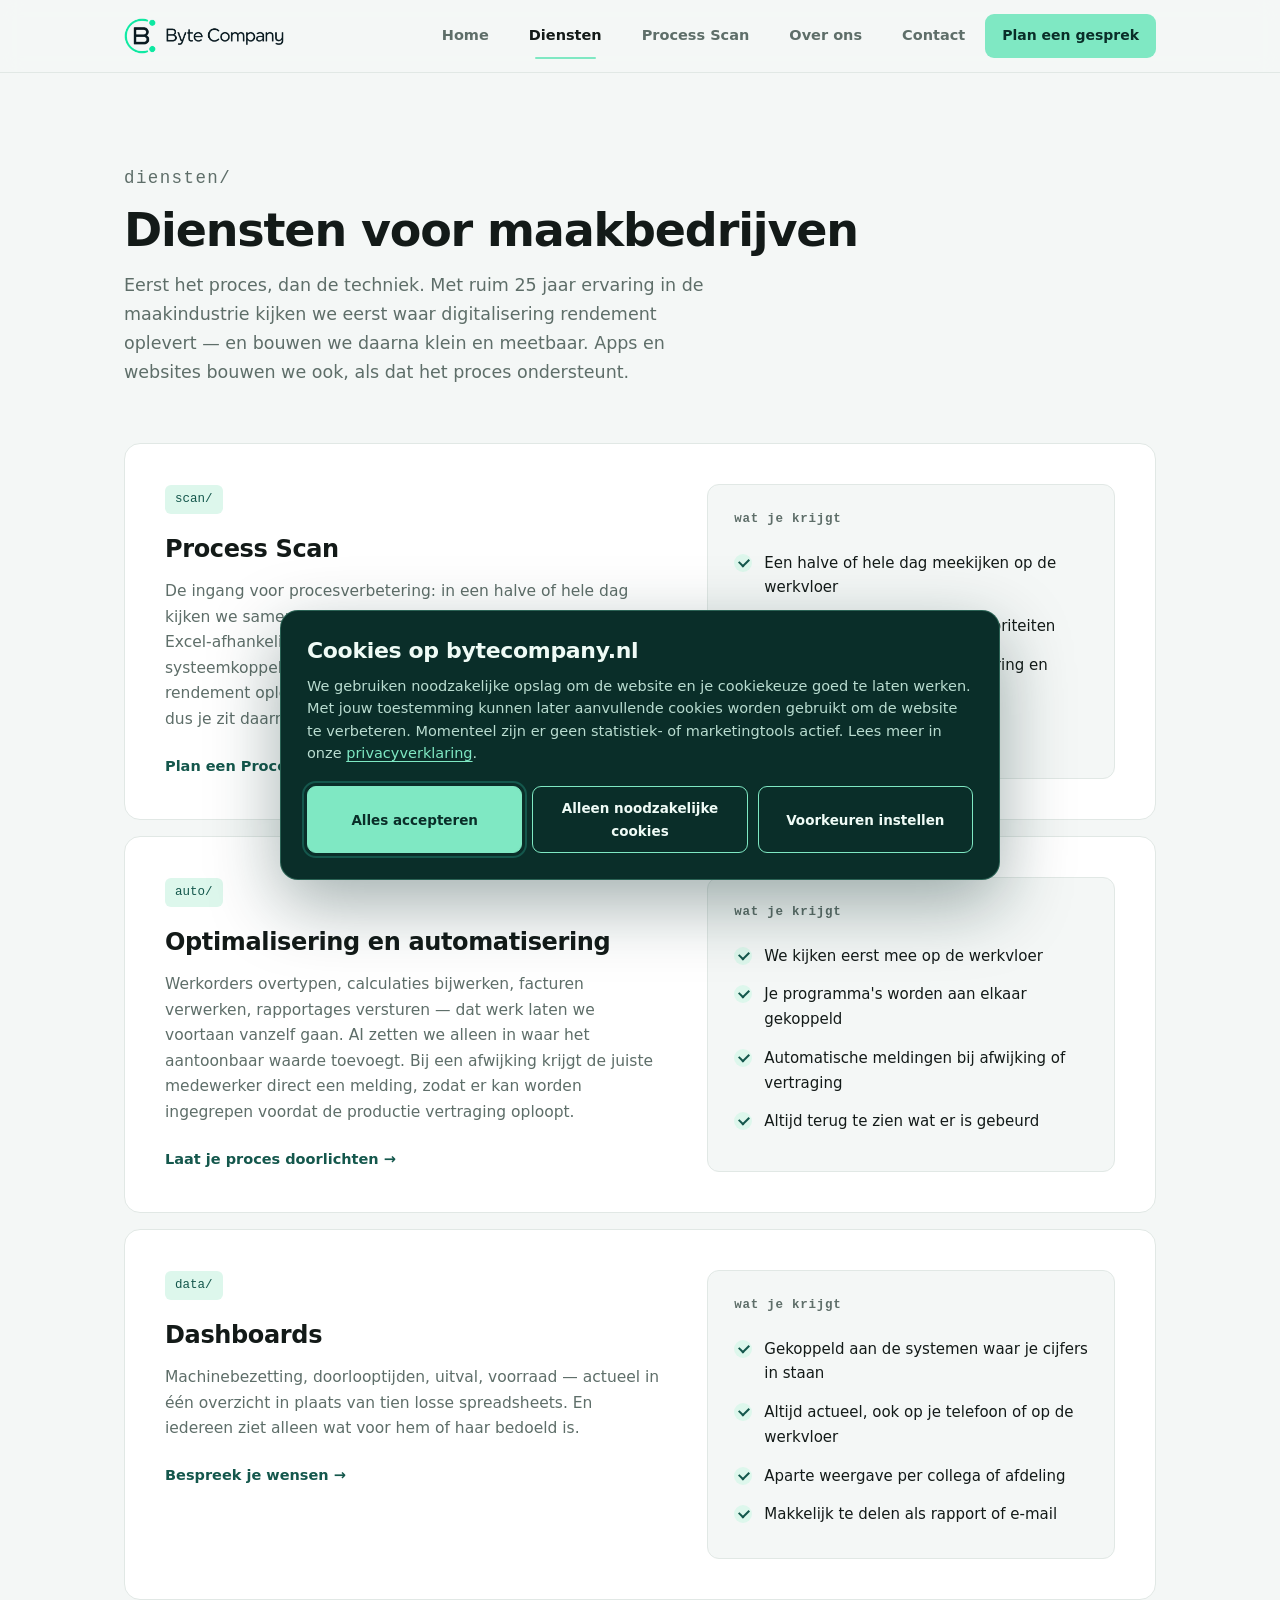
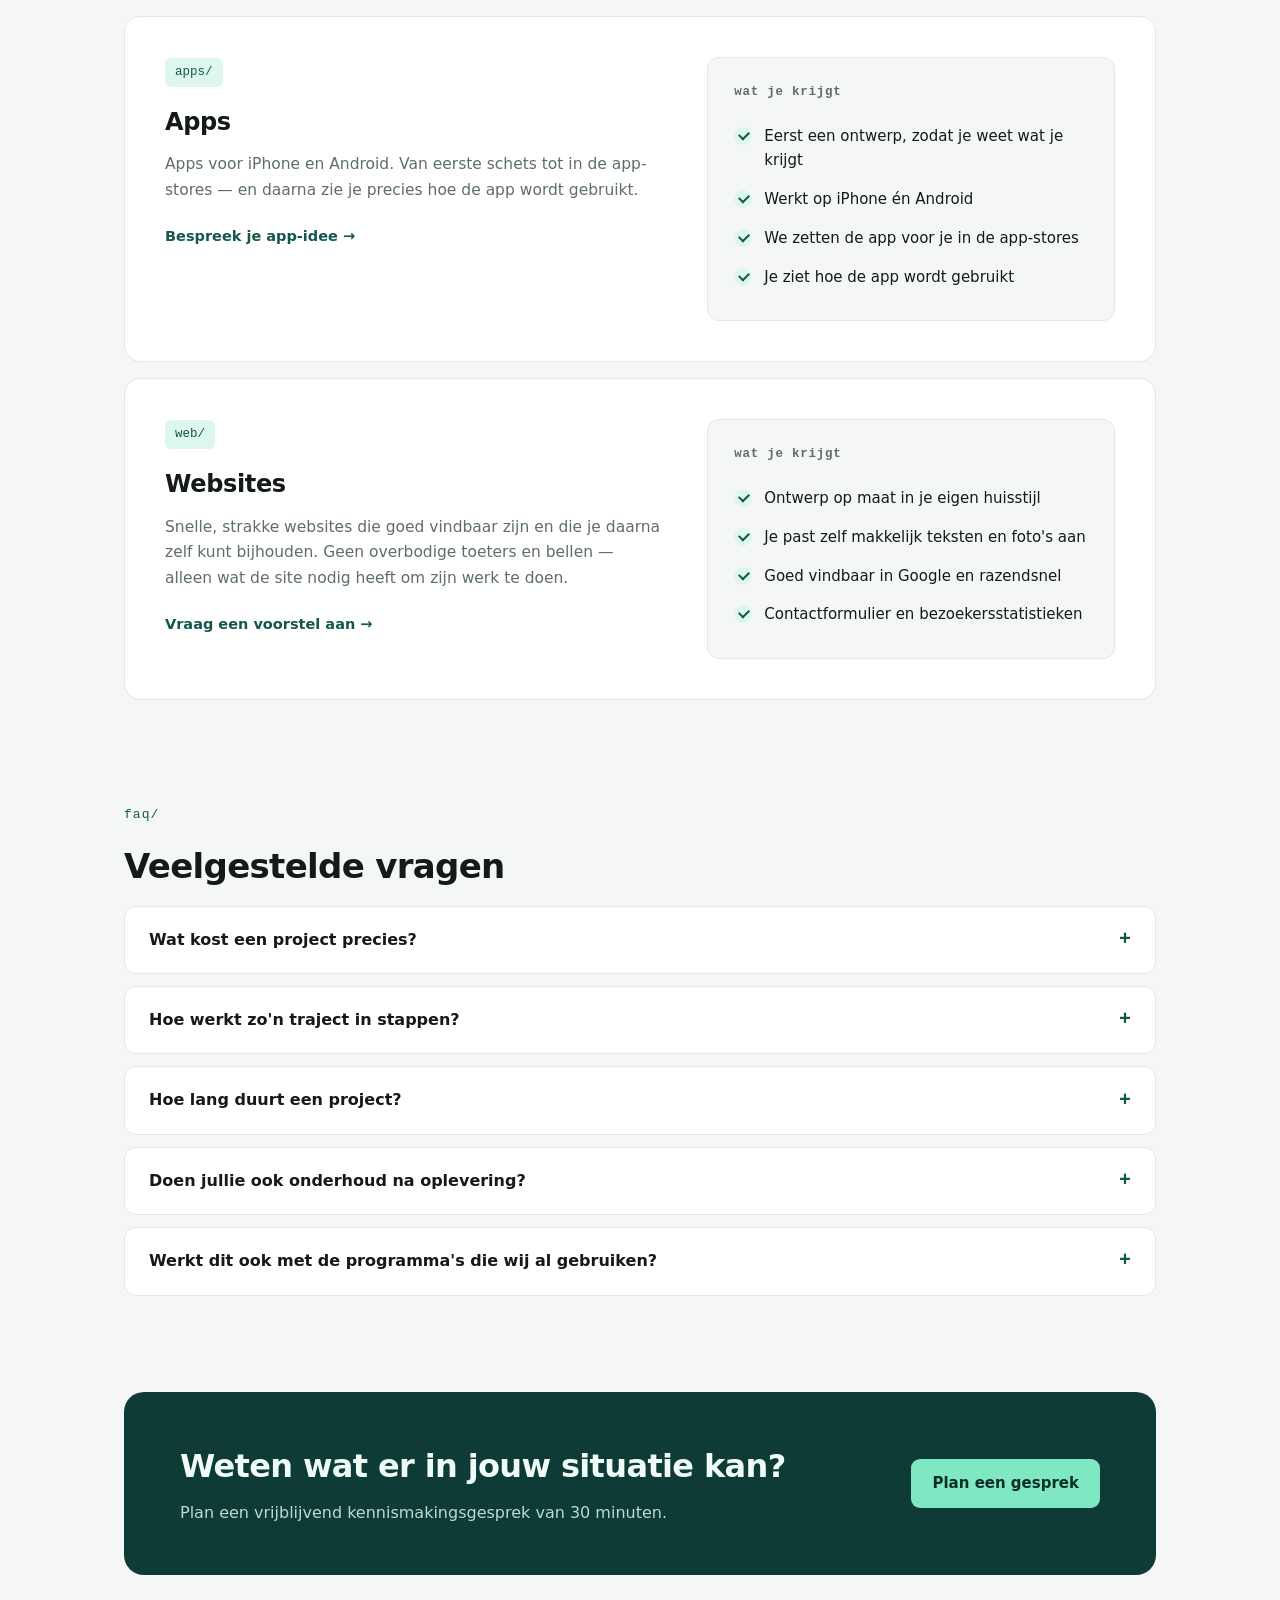
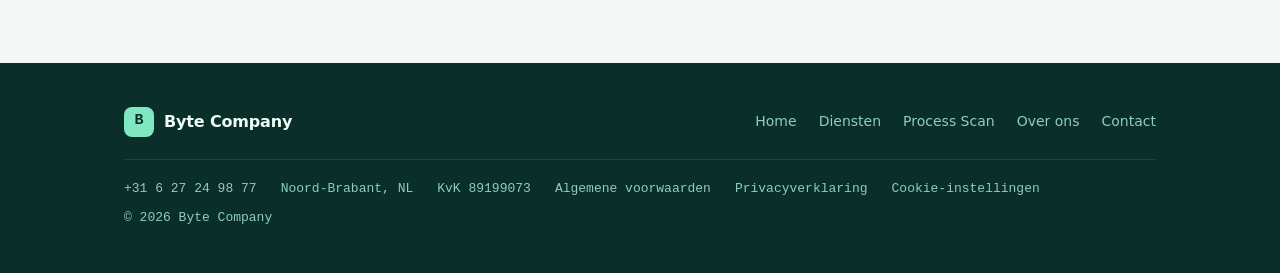
<file: diensten.html>
<!DOCTYPE html>
<html lang="nl">
<head>
<meta charset="UTF-8">
<meta name="viewport" content="width=device-width, initial-scale=1.0">
<title>Diensten: Process Scan, automatisering &amp; AI, dashboards | Byte Company</title>
<meta name="description" content="Process Scan, automatisering &amp; AI en dashboards voor maakbedrijven. Eerst het proces, dan de techniek — met 25+ jaar maakindustrie-ervaring.">
<link rel="canonical" href="https://bytecompany.nl/diensten.html">
<script type="application/ld+json">{"@context":"https://schema.org","@graph":[{"@type":"ProfessionalService","@id":"https://bytecompany.nl/#organisatie","name":"Byte Company","url":"https://bytecompany.nl/","logo":"https://bytecompany.nl/logo.png","image":"https://bytecompany.nl/og-image.jpg","telephone":"+31627249877","description":"Digitale procesverbetering voor de maakindustrie: automatisering, dashboards en AI, vanuit ruim 25 jaar ervaring. Daarnaast apps en websites.","address":{"@type":"PostalAddress","addressRegion":"Noord-Brabant","addressCountry":"NL"},"areaServed":{"@type":"Country","name":"Nederland"},"knowsAbout":["procesverbetering","procesanalyse","procesautomatisering","AI","dashboards","maakindustrie","CAD/CAM","CNC-programmering","app-ontwikkeling","webontwikkeling"],"hasOfferCatalog":{"@type":"OfferCatalog","name":"Diensten","itemListElement":[{"@type":"Offer","itemOffered":{"@type":"Service","name":"Process Scan"}},{"@type":"Offer","itemOffered":{"@type":"Service","name":"Automatisering & AI voor maakbedrijven"}},{"@type":"Offer","itemOffered":{"@type":"Service","name":"Data & dashboards"}},{"@type":"Offer","itemOffered":{"@type":"Service","name":"Apps en websites"}}]}},{"@type":"WebSite","@id":"https://bytecompany.nl/#website","url":"https://bytecompany.nl/","name":"Byte Company","inLanguage":"nl-NL","publisher":{"@id":"https://bytecompany.nl/#organisatie"}},{"@type":"FAQPage","mainEntity":[{"@type":"Question","name":"Wat kost een project precies?","acceptedAnswer":{"@type":"Answer","text":"Dat hangt af van wat er nodig blijkt. Daarom beginnen we met een korte verkenning tegen een vast bedrag: we kijken mee op de werkvloer en je krijgt een plan met de stappen en wat die ongeveer kosten. Daarna werken we stap voor stap verder, met per stap een eigen afspraak."}},{"@type":"Question","name":"Hoe werkt zo'n traject in stappen?","acceptedAnswer":{"@type":"Answer","text":"We knippen het werk op in blokken met elk een duidelijk resultaat. Na elk blok zie je wat er staat en beslis je zelf of we doorgaan. Zo blijft het overzichtelijk en kun je op elk moment stoppen."}},{"@type":"Question","name":"Hoe lang duurt een project?","acceptedAnswer":{"@type":"Answer","text":"Dat verschilt per project. Wel kun je rekenen op snel schakelen: korte lijnen, geen wachttijden en elke week zichtbaar resultaat."}},{"@type":"Question","name":"Doen jullie ook onderhoud na oplevering?","acceptedAnswer":{"@type":"Answer","text":"Ja. We kunnen afspreken dat de software ook na oplevering wordt bijgehouden en in de gaten gehouden."}},{"@type":"Question","name":"Werkt dit ook met de programma's die wij al gebruiken?","acceptedAnswer":{"@type":"Answer","text":"In vrijwel alle gevallen wel. Denk aan je boekhouding, klantenbestand, e-mail en agenda, of je webshop."}}]}]}</script>

  <!-- Preview bij het delen van een link (Open Graph) -->
<meta property="og:type" content="website">
<meta property="og:url" content="https://bytecompany.nl/diensten.html">
<meta property="og:title" content="Diensten: automatisering, dashboards, apps en websites | Byte Company">
<meta property="og:description" content="Automatisering en dashboards voor maakbedrijven, plus apps en websites. Bekijk wat we voor je bouwen.">
<meta property="og:image" content="https://bytecompany.nl/og-image.jpg">
<meta property="og:image:width" content="1200">
<meta property="og:image:height" content="630">
<meta property="og:locale" content="nl_NL">
<meta property="og:site_name" content="Byte Company">
<meta name="twitter:card" content="summary_large_image">
<meta name="twitter:title" content="Diensten: automatisering, dashboards, apps en websites | Byte Company">
<meta name="twitter:description" content="Automatisering en dashboards voor maakbedrijven, plus apps en websites. Bekijk wat we voor je bouwen.">
<meta name="twitter:image" content="https://bytecompany.nl/og-image.jpg">

<style>
:root{
  --pine:#0E3B36;
  --pine-deep:#0A2E29;
  --mint:#7FE8C3;
  --mint-tint:#DDF7EC;
  --mint-dark:#14574C;
  --ink:#131A18;
  --mist:#F4F7F6;
  --slate:#5E6E69;
  --line:#E1E8E5;
  --sans:system-ui,-apple-system,"Segoe UI",Roboto,"Helvetica Neue",Arial,sans-serif;
  --mono:ui-monospace,"SF Mono","Cascadia Code",Consolas,"Liberation Mono",Menlo,monospace;
}
*{margin:0;padding:0;box-sizing:border-box}
html{scroll-behavior:smooth;overflow-y:scroll}
body{font-family:var(--sans);background:var(--mist);color:var(--ink);line-height:1.65;font-size:16px;padding-top:72px}
a{color:inherit;text-decoration:none}
:focus-visible{outline:2px solid var(--mint-dark);outline-offset:3px;border-radius:4px}
.wrap{max-width:1080px;margin:0 auto;padding:0 24px}

.nav{position:fixed;top:0;left:0;right:0;z-index:50;background:rgba(244,247,246,.88);backdrop-filter:blur(10px);border-bottom:1px solid var(--line)}
.nav-in{display:grid;grid-template-columns:auto 1fr auto;align-items:center;gap:20px;height:72px}
.brand{display:flex;align-items:center;gap:10px;font-weight:650;letter-spacing:-.01em}
.bmark{width:30px;height:30px;border-radius:8px;background:var(--pine);color:var(--mint);display:grid;place-items:center;font-family:var(--mono);font-size:15px;font-weight:700}
.nav-links{display:grid;grid-template-columns:repeat(5,max-content);justify-content:center;align-items:center;gap:40px;margin-left:auto}
.nav-links a{font-size:14.5px;color:var(--slate);transition:color .15s;position:relative;display:inline-flex;align-items:center;justify-content:center;white-space:nowrap;flex-shrink:0;font-weight:600;width:100%;min-width:0;height:34px;padding:0}
.nav-links a:hover{color:var(--ink)}
.nav-links a[aria-current="page"]{color:var(--ink);font-weight:600}
.btn{display:inline-flex;align-items:center;gap:8px;border-radius:9px;font-weight:600;font-size:15px;padding:11px 20px;border:1px solid transparent;cursor:pointer;transition:transform .12s,background .15s,border-color .15s}
.btn:active{transform:scale(.98)}
.btn-mint{background:var(--mint);color:var(--pine-deep)}
.btn-mint:hover{background:#8FF0CE}
.btn-pine{background:var(--pine);color:#EFFBF6}
.btn-pine:hover{background:#12463F}
.nav .btn{padding:9px 16px;font-size:14px}

.pagehead{padding:76px 0 56px}
.kicker{font-family:var(--mono);font-size:13px;letter-spacing:.08em;color:var(--mint-dark);margin-bottom:12px}
h1{font-size:clamp(32px,4vw,46px);line-height:1.1;letter-spacing:-.025em;font-weight:700}
.pagehead p{margin-top:16px;font-size:17.5px;color:var(--slate);max-width:54ch}

.dienst,.faq{scroll-margin-top:88px}
.dienst{background:#fff;border:1px solid var(--line);border-radius:16px;padding:40px;display:grid;grid-template-columns:1.1fr .9fr;gap:44px;margin-bottom:16px}
.tag{font-family:var(--mono);font-size:12.5px;color:var(--mint-dark);background:var(--mint-tint);padding:4px 10px;border-radius:6px;display:inline-block;margin-bottom:16px}
.dienst h2{font-size:24px;letter-spacing:-.015em;margin-bottom:10px}
.dienst .desc{font-size:15.5px;color:var(--slate)}
.dienst .link{display:inline-block;margin-top:22px;font-weight:600;font-size:14.5px;color:var(--mint-dark)}
.dienst .link:hover{text-decoration:underline}

.krijgt{background:var(--mist);border:1px solid var(--line);border-radius:12px;padding:24px 26px}
.krijgt h3{font-family:var(--mono);font-size:12.5px;letter-spacing:.06em;color:var(--slate);margin-bottom:14px;font-weight:600}
.krijgt ul{list-style:none}
.krijgt li{position:relative;padding:7px 0 7px 30px;font-size:15px}
.krijgt li::before{content:"";position:absolute;left:0;top:10px;width:18px;height:18px;border-radius:50%;background:var(--mint-tint)}
.krijgt li::after{content:"";position:absolute;left:5px;top:14px;width:8px;height:5px;border-left:2px solid var(--mint-dark);border-bottom:2px solid var(--mint-dark);transform:rotate(-45deg)}

.faq{padding:88px 0 8px}
h2.sectie{font-size:clamp(26px,3vw,34px);letter-spacing:-.02em;font-weight:700}
.faq details{background:#fff;border:1px solid var(--line);border-radius:12px;margin-top:12px;overflow:hidden}
.faq summary{list-style:none;cursor:pointer;padding:20px 24px;font-weight:600;font-size:16px;display:flex;justify-content:space-between;align-items:center;gap:16px}
.faq summary::-webkit-details-marker{display:none}
.faq summary::after{content:"+";font-family:var(--mono);font-size:20px;color:var(--mint-dark);transition:transform .2s;line-height:1}
.faq details[open] summary::after{transform:rotate(45deg)}
.faq .antwoord{padding:0 24px 20px;color:var(--slate);font-size:15px;max-width:64ch}

.cta-sec{padding:88px 0}
.cta{display:flex;align-items:center;justify-content:space-between;gap:32px;background:var(--pine);border-radius:20px;padding:48px 56px;flex-wrap:wrap;color:#EFFBF6}
.cta h2{font-size:clamp(24px,2.6vw,32px);letter-spacing:-.02em}
.cta p{color:#B9DCD0;margin-top:8px}

footer{background:var(--pine-deep);color:#8FCDBD;padding:44px 0}
.foot{display:flex;align-items:center;justify-content:space-between;gap:20px;flex-wrap:wrap}
.foot .brand{color:#EFFBF6}
.foot .bmark{background:var(--mint);color:var(--pine-deep)}
.foot-links{display:flex;gap:22px;font-size:14px}
.foot-links a:hover{color:#EFFBF6}
.foot small{font-size:13px;font-family:var(--mono)}

.reveal{opacity:0;transform:translateY(18px);transition:opacity .6s ease,transform .6s ease}
.reveal.in{opacity:1;transform:none}
@media (prefers-reduced-motion:reduce){
  html{scroll-behavior:auto}
  .reveal{opacity:1;transform:none;transition:none}
}
@media (max-width:860px){
  .dienst{grid-template-columns:1fr;padding:28px;gap:26px}
  .cta{padding:36px 28px}
}
@media (max-width:640px){
  .nav-links{display:none}
  .pagehead{padding:56px 0 40px}
}

/* --- hamburger menu --- */
.menu-btn{display:none;flex-direction:column;justify-content:center;align-items:stretch;gap:5px;width:44px;height:42px;background:transparent;border:1px solid var(--line);border-radius:9px;cursor:pointer;padding:0 11px}
.menu-btn span{display:block;height:2px;background:var(--ink);border-radius:2px;transition:transform .2s,opacity .2s}
.menu-btn[aria-expanded="true"] span:nth-child(1){transform:translateY(7px) rotate(45deg)}
.menu-btn[aria-expanded="true"] span:nth-child(2){opacity:0}
.menu-btn[aria-expanded="true"] span:nth-child(3){transform:translateY(-7px) rotate(-45deg)}
.mobiel-menu{display:none;border-top:1px solid var(--line);background:rgba(244,247,246,.98);padding:10px 24px 20px}
.mobiel-menu a{display:block;padding:13px 4px;font-size:16px;color:var(--ink);border-bottom:1px solid var(--line)}
.mobiel-menu a.btn{border-bottom:none;margin-top:14px;justify-content:center;text-align:center;padding:12px 20px}
@media (max-width:760px){
  .nav-links,.nav-cta{display:none}
  .menu-btn{display:flex;margin-left:auto}
  .mobiel-menu:not([hidden]){display:block}
}
/* --- footer contactregel --- */
.foot-sub{display:flex;flex-wrap:wrap;gap:8px 24px;margin-top:22px;padding-top:18px;border-top:1px solid rgba(127,232,195,.14);font-size:13px;font-family:var(--mono);color:#8FCDBD}
.foot-sub a:hover{color:#EFFBF6}

.pagehead .kicker,.pagehead h1,.pagehead p{animation:rise .75s cubic-bezier(.22,1,.36,1) both}
.pagehead h1{animation-delay:.08s}
.pagehead p{animation-delay:.16s}

/* --- modernisering: logo & animaties --- */
.brand img{height:42px;width:160px;display:block;object-fit:contain;transition:transform .35s cubic-bezier(.22,1,.36,1)}
.brand:hover img{transform:scale(1.045)}
.nav-links a{position:relative}
.nav-links a::after{content:"";position:absolute;left:6px;right:6px;bottom:-6px;height:2px;background:var(--mint);border-radius:2px;transform:scaleX(0);transform-origin:left;transition:transform .28s cubic-bezier(.22,1,.36,1)}
.nav-links a:hover::after,.nav-links a[aria-current="page"]::after{transform:scaleX(1)}
.btn{transition:transform .18s cubic-bezier(.22,1,.36,1),background .15s,border-color .15s,box-shadow .25s}
.btn:hover{transform:translateY(-2px);box-shadow:0 10px 22px -10px rgba(14,59,54,.45)}
.btn:active{transform:translateY(0) scale(.98)}
@keyframes rise{from{opacity:0;transform:translateY(22px)}to{opacity:1;transform:none}}
.reveal{opacity:0;transform:translateY(26px);filter:blur(6px)}
.reveal.in{opacity:1;transform:none;filter:none}
.reveal,.card,.step,.waarde,.dienst,.fam-card,.info-card,.form-card{transition:opacity .7s cubic-bezier(.22,1,.36,1),transform .55s cubic-bezier(.22,1,.36,1),filter .7s cubic-bezier(.22,1,.36,1),box-shadow .4s cubic-bezier(.22,1,.36,1),border-color .25s,background .2s}
.card:hover,.step:hover,.waarde:hover{transform:translateY(-4px);border-color:#B9CCC5;box-shadow:0 18px 40px -22px rgba(14,59,54,.3)}
@media (prefers-reduced-motion:reduce){
  .reveal{opacity:1;transform:none;filter:none;transition:none}
  .brand img,.btn,.nav-links a::after{transition:none}
  .hero .eyebrow,.hero h1,.hero .sub,.hero-cta,.hero-note,.console,.pagehead .kicker,.pagehead h1,.pagehead p{animation:none}
}

/* --- header stabiliteit --- */
.nav-in{transition:none}
.brand img{transition:transform .35s cubic-bezier(.22,1,.36,1)}
</style>
<link rel="stylesheet" href="privacy-cookies.css">
</head>
<body>

<nav class="nav">
  <div class="wrap nav-in">
    <a class="brand" href="index.html" aria-label="Byte Company — naar home">
      <img src="logo.png" alt="Byte Company">
    </a>
    <div class="nav-links">
      <a href="index.html">Home</a>
      <a href="diensten.html" aria-current="page">Diensten</a>
      <a href="process-scan.html">Process Scan</a>
      <a href="over-ons.html">Over ons</a>
      <a href="contact.html">Contact</a>
    </div>
    <a class="btn btn-mint nav-cta" href="contact.html">Plan een gesprek</a>
    <button class="menu-btn" type="button" aria-label="Menu openen" aria-expanded="false" aria-controls="mobielmenu">
      <span></span><span></span><span></span>
    </button>
  </div>
  <div class="mobiel-menu" id="mobielmenu" hidden>
    <a href="index.html">Home</a>
    <a href="diensten.html">Diensten</a>
    <a href="process-scan.html">Process Scan</a>
    <a href="over-ons.html">Over ons</a>
    <a href="contact.html">Contact</a>
    <a class="btn btn-mint" href="contact.html">Plan een gesprek</a>
  </div>
</nav>

<header class="pagehead">
  <div class="wrap">
    <p class="kicker">diensten/</p>
    <h1>Diensten voor maakbedrijven</h1>
    <p>Eerst het proces, dan de techniek. Met ruim 25 jaar ervaring in de maakindustrie kijken we eerst waar digitalisering rendement oplevert — en bouwen we daarna klein en meetbaar. Apps en websites bouwen we ook, als dat het proces ondersteunt.</p>
  </div>
</header>

<main class="wrap">

  <section class="dienst reveal" id="scan">
    <div>
      <span class="tag">scan/</span>
      <h2>Process Scan</h2>
      <p class="desc">De ingang voor procesverbetering: in een halve of hele dag kijken we samen naar terugkerend handwerk, dubbele invoer, Excel-afhankelijkheid, versnipperde informatie, rapportages en systeemkoppelingen — en waar automatisering of AI werkelijk rendement oplevert. De scan is een zelfstandig adviesproduct, dus je zit daarna nergens aan vast.</p>
      <a class="link" href="process-scan.html">Plan een Process Scan &rarr;</a>
    </div>
    <div class="krijgt">
      <h3>wat je krijgt</h3>
      <ul>
        <li>Een halve of hele dag meekijken op de werkvloer</li>
        <li>Compact verbeterplan met prioriteiten</li>
        <li>Per kans: complexiteit, investering en verwachte besparing</li>
        <li>Zelf kiezen wat je oppakt</li>
      </ul>
    </div>
  </section>
  <section class="dienst reveal" id="automatisering">
    <div>
      <span class="tag">auto/</span>
      <h2>Optimalisering en automatisering</h2>
      <p class="desc">Werkorders overtypen, calculaties bijwerken, facturen verwerken, rapportages versturen — dat werk laten we voortaan vanzelf gaan. AI zetten we alleen in waar het aantoonbaar waarde toevoegt. Bij een afwijking krijgt de juiste medewerker direct een melding, zodat er kan worden ingegrepen voordat de productie vertraging oploopt.</p>
      <a class="link" href="contact.html">Laat je proces doorlichten &rarr;</a>
    </div>
    <div class="krijgt">
      <h3>wat je krijgt</h3>
      <ul>
        <li>We kijken eerst mee op de werkvloer</li>
        <li>Je programma's worden aan elkaar gekoppeld</li>
        <li>Automatische meldingen bij afwijking of vertraging</li>
        <li>Altijd terug te zien wat er is gebeurd</li>
      </ul>
    </div>
  </section>

  <section class="dienst reveal" id="dashboards">
    <div>
      <span class="tag">data/</span>
      <h2>Dashboards</h2>
      <p class="desc">Machinebezetting, doorlooptijden, uitval, voorraad — actueel in één overzicht in plaats van tien losse spreadsheets. En iedereen ziet alleen wat voor hem of haar bedoeld is.</p>
      <a class="link" href="contact.html">Bespreek je wensen &rarr;</a>
    </div>
    <div class="krijgt">
      <h3>wat je krijgt</h3>
      <ul>
        <li>Gekoppeld aan de systemen waar je cijfers in staan</li>
        <li>Altijd actueel, ook op je telefoon of op de werkvloer</li>
        <li>Aparte weergave per collega of afdeling</li>
        <li>Makkelijk te delen als rapport of e-mail</li>
      </ul>
    </div>
  </section>

  <section class="dienst reveal" id="apps">
    <div>
      <span class="tag">apps/</span>
      <h2>Apps</h2>
      <p class="desc">Apps voor iPhone en Android. Van eerste schets tot in de app-stores — en daarna zie je precies hoe de app wordt gebruikt.</p>
      <a class="link" href="contact.html">Bespreek je app-idee &rarr;</a>
    </div>
    <div class="krijgt">
      <h3>wat je krijgt</h3>
      <ul>
        <li>Eerst een ontwerp, zodat je weet wat je krijgt</li>
        <li>Werkt op iPhone én Android</li>
        <li>We zetten de app voor je in de app-stores</li>
        <li>Je ziet hoe de app wordt gebruikt</li>
      </ul>
    </div>
  </section>

  <section class="dienst reveal" id="websites">
    <div>
      <span class="tag">web/</span>
      <h2>Websites</h2>
      <p class="desc">Snelle, strakke websites die goed vindbaar zijn en die je daarna zelf kunt bijhouden. Geen overbodige toeters en bellen — alleen wat de site nodig heeft om zijn werk te doen.</p>
      <a class="link" href="contact.html">Vraag een voorstel aan &rarr;</a>
    </div>
    <div class="krijgt">
      <h3>wat je krijgt</h3>
      <ul>
        <li>Ontwerp op maat in je eigen huisstijl</li>
        <li>Je past zelf makkelijk teksten en foto's aan</li>
        <li>Goed vindbaar in Google en razendsnel</li>
        <li>Contactformulier en bezoekersstatistieken</li>
      </ul>
    </div>
  </section>

  <section class="faq">
    <p class="kicker">faq/</p>
    <h2 class="sectie">Veelgestelde vragen</h2>
    <details>
      <summary>Wat kost een project precies?</summary>
      <p class="antwoord">Dat hangt af van wat er nodig blijkt. Daarom beginnen we met een korte verkenning tegen een vast bedrag: we kijken mee op de werkvloer en je krijgt een plan met de stappen en wat die ongeveer kosten. Daarna werken we stap voor stap verder, met per stap een eigen afspraak — zo weet je bij elke beslissing waar je aan toe bent en zit je nooit vast aan een heel traject.</p>
    </details>
    <details>
      <summary>Hoe werkt zo'n traject in stappen?</summary>
      <p class="antwoord">We knippen het werk op in blokken met elk een duidelijk resultaat. Na elk blok zie je wat er staat en beslis je zelf of we doorgaan. Zo blijft het overzichtelijk en kun je op elk moment stoppen.</p>
    </details>
    <details>
      <summary>Hoe lang duurt een project?</summary>
      <p class="antwoord">Dat verschilt per project, dus daar doen we vooraf geen algemene uitspraken over. Wel kun je rekenen op snel schakelen: korte lijnen, geen wachttijden en duidelijke tussenresultaten. In het kennismakingsgesprek krijg je een eerlijke inschatting voor jouw situatie.</p>
    </details>
    <details>
      <summary>Doen jullie ook onderhoud na oplevering?</summary>
      <p class="antwoord">Ja. We kunnen afspreken dat de software ook na oplevering wordt bijgehouden en in de gaten gehouden. Zo blijft alles veilig werken, ook op de lange termijn.</p>
    </details>
    <details>
      <summary>Werkt dit ook met de programma's die wij al gebruiken?</summary>
      <p class="antwoord">In vrijwel alle gevallen wel. Denk aan je boekhouding, klantenbestand, e-mail en agenda, of je webshop. Twijfel je over een specifiek programma? Noem het in het kennismakingsgesprek, dan zoeken we het direct uit.</p>
    </details>
  </section>

  <section class="cta-sec">
    <div class="cta reveal">
      <div>
        <h2>Weten wat er in jouw situatie kan?</h2>
        <p>Plan een vrijblijvend kennismakingsgesprek van 30 minuten.</p>
      </div>
      <a class="btn btn-mint" href="contact.html">Plan een gesprek</a>
    </div>
  </section>

</main>

<footer>
  <div class="wrap">
    <div class="foot">
      <a class="brand" href="index.html"><span class="bmark">B</span> Byte Company</a>
      <div class="foot-links">
        <a href="index.html">Home</a>
        <a href="diensten.html">Diensten</a>
        <a href="process-scan.html">Process Scan</a>
        <a href="over-ons.html">Over ons</a>
        <a href="contact.html">Contact</a>
      </div>
    </div>
    <div class="foot-sub">
      <a href="tel:+31627249877">+31 6 27 24 98 77</a>
      <span>Noord-Brabant, NL</span>
      <span>KvK 89199073</span>
      <a href="voorwaarden.html">Algemene voorwaarden</a>
      <a href="privacy.html">Privacyverklaring</a>
      <button class="cookie-settings-link" type="button" data-cookie-settings>Cookie-instellingen</button>
      <span>© 2026 Byte Company</span>
    </div>
  </div>
</footer>

<script>
(function(){
  var reduce = window.matchMedia("(prefers-reduced-motion: reduce)").matches;
  var els = document.querySelectorAll(".reveal");
  if (reduce || !("IntersectionObserver" in window)) {
    els.forEach(function(el){ el.classList.add("in"); });
  } else {
    var io = new IntersectionObserver(function(entries){
      entries.forEach(function(e){
        if (e.isIntersecting) { e.target.classList.add("in"); io.unobserve(e.target); setTimeout(function(){ e.target.style.transitionDelay = "0ms"; }, 900); }
      });
    }, { threshold: .12 });
    els.forEach(function(el){
      var p = el.parentElement, i = 0;
      if (p) { for (var j = 0; j < p.children.length; j++) { if (p.children[j] === el) break; if (p.children[j].classList && p.children[j].classList.contains("reveal")) i++; } }
      el.style.transitionDelay = Math.min(i * 90, 360) + "ms";
      io.observe(el);
    });
  }
})();
</script>

<script>
(function(){
  var mb = document.querySelector(".menu-btn");
  var mm = document.getElementById("mobielmenu");
  if (!mb || !mm) return;
  mb.addEventListener("click", function(){
    var open = mb.getAttribute("aria-expanded") === "true";
    mb.setAttribute("aria-expanded", String(!open));
    mb.setAttribute("aria-label", open ? "Menu openen" : "Menu sluiten");
    mm.hidden = open;
  });
})();
</script>


<script src="cursor-shared.js"></script>
<script src="privacy-cookies.js"></script>
</body>
</html>
</file>
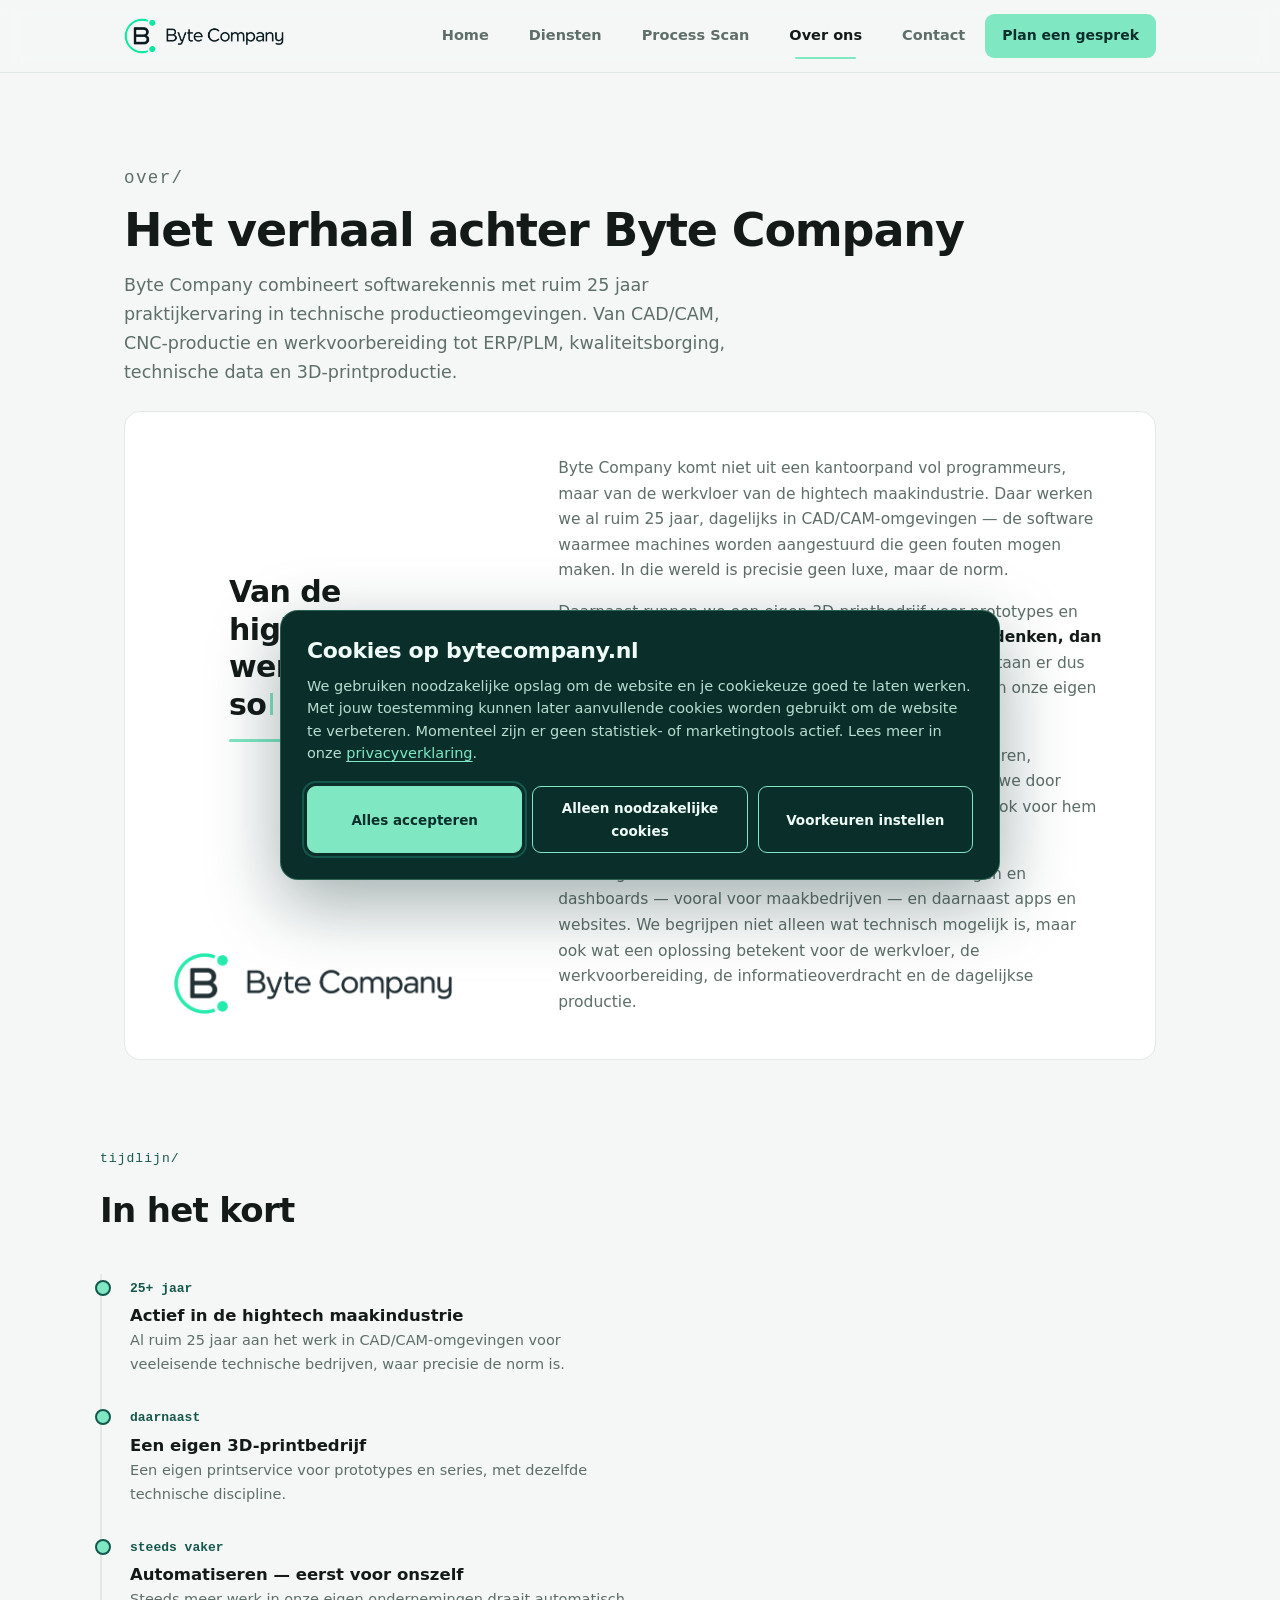
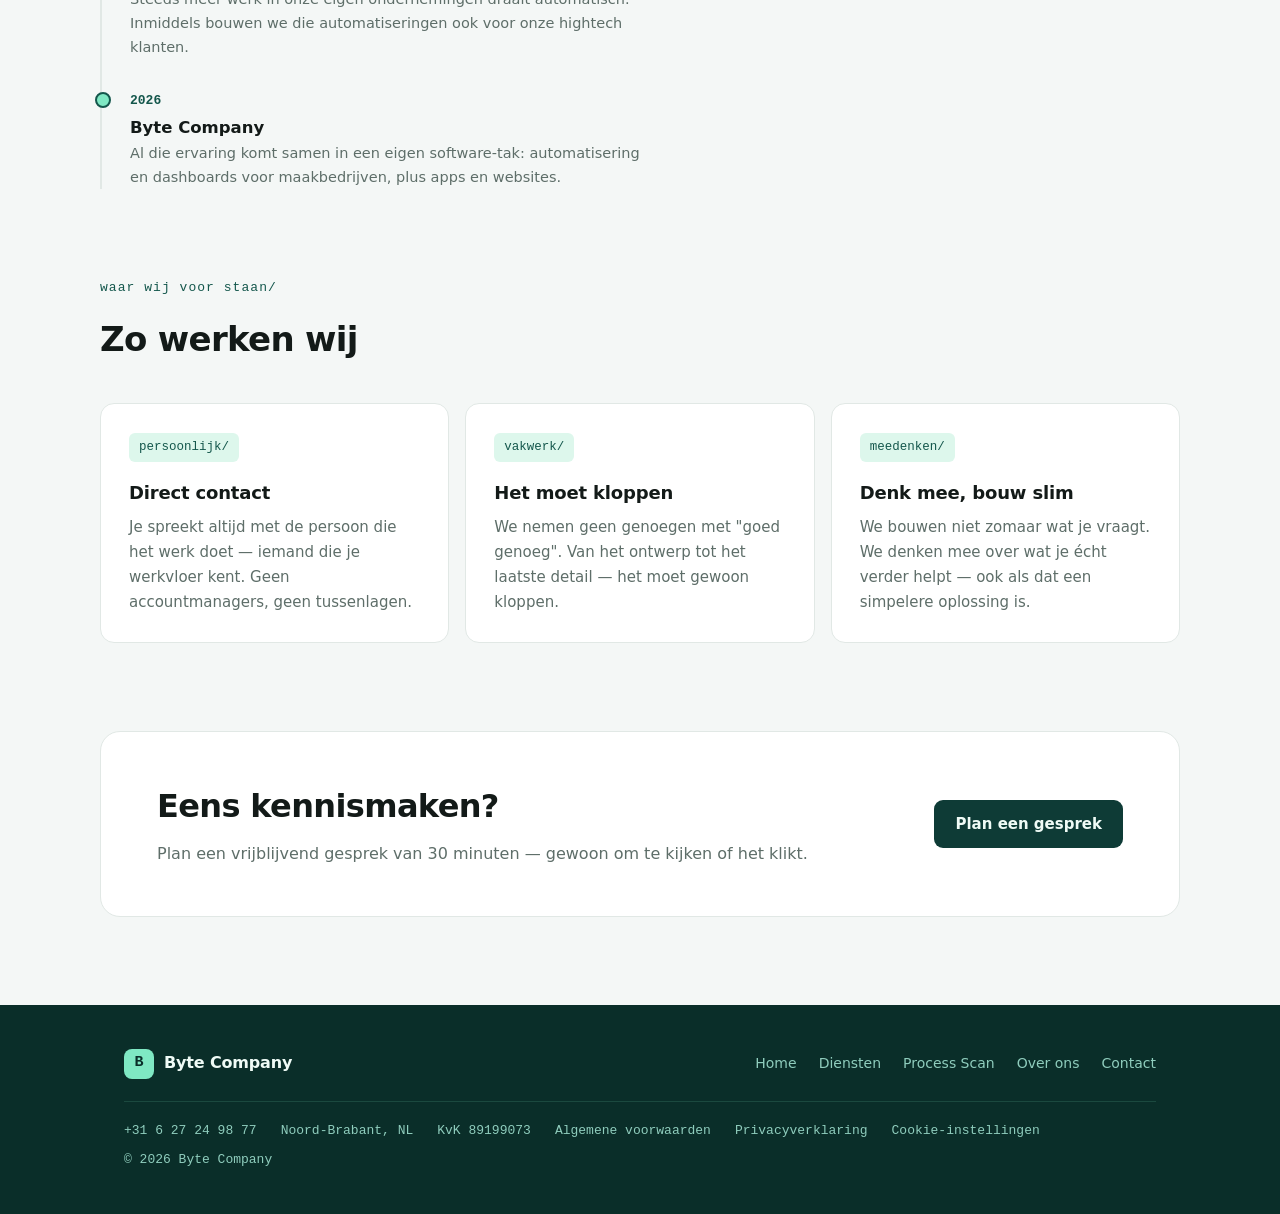
<file: over-ons.html>
<!DOCTYPE html>
<html lang="nl">
<head>
<meta charset="UTF-8">
<meta name="viewport" content="width=device-width, initial-scale=1.0">
<title>Over ons: 25+ jaar in de maakindustrie | Byte Company</title>
<meta name="description" content="Byte Company komt voort uit ruim 25 jaar werken in de hightech maakindustrie. Wij automatiseren en bouwen dashboards voor maakbedrijven die de werkvloer kennen.">
<link rel="canonical" href="https://bytecompany.nl/over-ons.html">
<script type="application/ld+json">{"@context":"https://schema.org","@graph":[{"@type":"ProfessionalService","@id":"https://bytecompany.nl/#organisatie","name":"Byte Company","url":"https://bytecompany.nl/","logo":"https://bytecompany.nl/logo.png","image":"https://bytecompany.nl/og-image.jpg","telephone":"+31627249877","description":"Digitale procesverbetering voor de maakindustrie: automatisering, dashboards en AI, vanuit ruim 25 jaar ervaring. Daarnaast apps en websites.","address":{"@type":"PostalAddress","addressRegion":"Noord-Brabant","addressCountry":"NL"},"areaServed":{"@type":"Country","name":"Nederland"},"knowsAbout":["procesverbetering","procesanalyse","procesautomatisering","AI","dashboards","maakindustrie","CAD/CAM","CNC-programmering","app-ontwikkeling","webontwikkeling"],"hasOfferCatalog":{"@type":"OfferCatalog","name":"Diensten","itemListElement":[{"@type":"Offer","itemOffered":{"@type":"Service","name":"Process Scan"}},{"@type":"Offer","itemOffered":{"@type":"Service","name":"Automatisering & AI voor maakbedrijven"}},{"@type":"Offer","itemOffered":{"@type":"Service","name":"Data & dashboards"}},{"@type":"Offer","itemOffered":{"@type":"Service","name":"Apps en websites"}}]}},{"@type":"WebSite","@id":"https://bytecompany.nl/#website","url":"https://bytecompany.nl/","name":"Byte Company","inLanguage":"nl-NL","publisher":{"@id":"https://bytecompany.nl/#organisatie"}}]}</script>
  <!-- Preview bij het delen van een link (Open Graph) -->
<meta property="og:type" content="website">
<meta property="og:url" content="https://bytecompany.nl/over-ons.html">
<meta property="og:title" content="Over ons: 25+ jaar in de maakindustrie | Byte Company">
<meta property="og:description" content="Ruim 25 jaar in de hightech maakindustrie. Daaruit is onze automatiserings- en dashboardtak ontstaan.">
<meta property="og:image" content="https://bytecompany.nl/og-image.jpg">
<meta property="og:image:width" content="1200">
<meta property="og:image:height" content="630">
<meta property="og:locale" content="nl_NL">
<meta property="og:site_name" content="Byte Company">
<meta name="twitter:card" content="summary_large_image">
<meta name="twitter:title" content="Over ons: 25+ jaar in de maakindustrie | Byte Company">
<meta name="twitter:description" content="Ruim 25 jaar in de hightech maakindustrie. Daaruit is onze automatiserings- en dashboardtak ontstaan.">
<meta name="twitter:image" content="https://bytecompany.nl/og-image.jpg">

<style>
:root{
  --pine:#0E3B36;
  --pine-deep:#0A2E29;
  --mint:#7FE8C3;
  --mint-tint:#DDF7EC;
  --mint-dark:#14574C;
  --ink:#131A18;
  --mist:#F4F7F6;
  --slate:#5E6E69;
  --line:#E1E8E5;
  --sans:system-ui,-apple-system,"Segoe UI",Roboto,"Helvetica Neue",Arial,sans-serif;
  --mono:ui-monospace,"SF Mono","Cascadia Code",Consolas,"Liberation Mono",Menlo,monospace;
}
*{margin:0;padding:0;box-sizing:border-box}
html{overflow-y:scroll}
body{font-family:var(--sans);background:var(--mist);color:var(--ink);line-height:1.65;font-size:16px;padding-top:72px}
a{color:inherit;text-decoration:none}
:focus-visible{outline:2px solid var(--mint-dark);outline-offset:3px;border-radius:4px}
.wrap{max-width:1080px;margin:0 auto;padding:0 24px}

.nav{position:fixed;top:0;left:0;right:0;z-index:50;background:rgba(244,247,246,.88);backdrop-filter:blur(10px);border-bottom:1px solid var(--line)}
.nav-in{display:grid;grid-template-columns:auto 1fr auto;align-items:center;gap:20px;height:72px}
.brand{display:flex;align-items:center;gap:10px;font-weight:650;letter-spacing:-.01em}
.bmark{width:30px;height:30px;border-radius:8px;background:var(--pine);color:var(--mint);display:grid;place-items:center;font-family:var(--mono);font-size:15px;font-weight:700}
.nav-links{display:grid;grid-template-columns:repeat(5,max-content);justify-content:center;align-items:center;gap:40px;margin-left:auto}
.nav-links a{font-size:14.5px;color:var(--slate);transition:color .15s;position:relative;display:inline-flex;align-items:center;justify-content:center;white-space:nowrap;flex-shrink:0;font-weight:600;width:100%;min-width:0;height:34px;padding:0}
.nav-links a:hover{color:var(--ink)}
.nav-links a[aria-current="page"]{color:var(--ink);font-weight:600}
.btn{display:inline-flex;align-items:center;gap:8px;border-radius:9px;font-weight:600;font-size:15px;padding:11px 20px;border:1px solid transparent;cursor:pointer;transition:transform .12s,background .15s}
.btn:active{transform:scale(.98)}
.btn-mint{background:var(--mint);color:var(--pine-deep)}
.btn-mint:hover{background:#8FF0CE}
.btn-pine{background:var(--pine);color:#EFFBF6}
.btn-pine:hover{background:#12463F}
.nav .btn{padding:9px 16px;font-size:14px}

.pagehead{padding:76px 0 48px}
.kicker{font-family:var(--mono);font-size:13px;letter-spacing:.08em;color:var(--mint-dark);margin-bottom:12px}
h1{font-size:clamp(32px,4vw,46px);line-height:1.1;letter-spacing:-.025em;font-weight:700}
.pagehead p{margin-top:16px;font-size:17.5px;color:var(--slate);max-width:54ch}

/* verhaal */
.story{padding-bottom:24px}
.story-tekst{background:#fff;border:1px solid var(--line);border-radius:16px;padding:44px 48px;display:grid;grid-template-columns:.8fr 1.35fr;gap:18px 60px;align-items:start}
.story-tekst h2{font-size:clamp(24px,2.6vw,30px);letter-spacing:-.02em;position:sticky;top:98px;max-width:12ch}
.story-tekst h2::after{content:"";display:block;width:52px;height:3px;border-radius:3px;background:var(--mint);margin-top:16px}
.story-tekst p{font-size:15.5px;color:var(--slate);margin-bottom:16px;max-width:62ch}
.story-tekst p:last-child{margin-bottom:0}
.story-tekst strong{color:var(--ink);font-weight:600}

/* tijdlijn */
.tijdlijn{padding:64px 0 24px}
h2.sectie{font-size:clamp(26px,3vw,34px);letter-spacing:-.02em;font-weight:700}
.tl{margin-top:36px;border-left:2px solid var(--line);padding-left:28px}
.tl-item{position:relative;padding-bottom:26px}
.tl-item:last-child{padding-bottom:0}
.tl-item::before{content:"";position:absolute;left:-35px;top:6px;width:12px;height:12px;border-radius:50%;background:var(--mint);border:2px solid var(--mint-dark)}
.tl-item .wanneer{font-family:var(--mono);font-size:13px;color:var(--mint-dark);font-weight:600}
.tl-item h3{font-size:16.5px;margin-top:2px}
.tl-item p{font-size:14.5px;color:var(--slate);max-width:56ch}

/* waarden */
.waarden-sec{padding:64px 0 24px}
.waarden{display:grid;grid-template-columns:repeat(3,1fr);gap:16px;margin-top:36px}
.waarde{background:#fff;border:1px solid var(--line);border-radius:14px;padding:28px}
.waarde .tag{font-family:var(--mono);font-size:12.5px;color:var(--mint-dark);background:var(--mint-tint);padding:4px 10px;border-radius:6px;display:inline-block;margin-bottom:16px}
.waarde h3{font-size:18px;margin-bottom:8px;letter-spacing:-.01em}
.waarde p{font-size:15px;color:var(--slate)}

/* cta */
.cta-sec{padding:88px 0}
.cta{display:flex;align-items:center;justify-content:space-between;gap:32px;background:#fff;border:1px solid var(--line);border-radius:20px;padding:48px 56px;flex-wrap:wrap}
.cta h2{font-size:clamp(24px,2.6vw,32px);letter-spacing:-.02em}
.cta p{color:var(--slate);margin-top:8px}

footer{background:var(--pine-deep);color:#8FCDBD;padding:44px 0}
.foot{display:flex;align-items:center;justify-content:space-between;gap:20px;flex-wrap:wrap}
.foot .brand{color:#EFFBF6}
.foot .bmark{background:var(--mint);color:var(--pine-deep)}
.foot-links{display:flex;gap:22px;font-size:14px}
.foot-links a:hover{color:#EFFBF6}
.foot small{font-size:13px;font-family:var(--mono)}

.reveal{opacity:0;transform:translateY(18px);transition:opacity .6s ease,transform .6s ease}
.reveal.in{opacity:1;transform:none}
@media (prefers-reduced-motion:reduce){
  .reveal{opacity:1;transform:none;transition:none}
}
@media (max-width:860px){
  .waarden{grid-template-columns:1fr}
  .story-tekst{padding:28px;grid-template-columns:1fr;gap:8px 0}
  .story-tekst h2{position:static;max-width:none;margin-bottom:10px}
  .cta{padding:36px 28px}
}
@media (max-width:640px){
  .nav-links{display:none}
  .pagehead{padding:56px 0 36px}
}

/* --- hamburger menu --- */
.menu-btn{display:none;flex-direction:column;justify-content:center;align-items:stretch;gap:5px;width:44px;height:42px;background:transparent;border:1px solid var(--line);border-radius:9px;cursor:pointer;padding:0 11px}
.menu-btn span{display:block;height:2px;background:var(--ink);border-radius:2px;transition:transform .2s,opacity .2s}
.menu-btn[aria-expanded="true"] span:nth-child(1){transform:translateY(7px) rotate(45deg)}
.menu-btn[aria-expanded="true"] span:nth-child(2){opacity:0}
.menu-btn[aria-expanded="true"] span:nth-child(3){transform:translateY(-7px) rotate(-45deg)}
.mobiel-menu{display:none;border-top:1px solid var(--line);background:rgba(244,247,246,.98);padding:10px 24px 20px}
.mobiel-menu a{display:block;padding:13px 4px;font-size:16px;color:var(--ink);border-bottom:1px solid var(--line)}
.mobiel-menu a.btn{border-bottom:none;margin-top:14px;justify-content:center;text-align:center;padding:12px 20px}
@media (max-width:760px){
  .nav-links,.nav-cta{display:none}
  .menu-btn{display:flex;margin-left:auto}
  .mobiel-menu:not([hidden]){display:block}
}
/* --- footer contactregel --- */
.foot-sub{display:flex;flex-wrap:wrap;gap:8px 24px;margin-top:22px;padding-top:18px;border-top:1px solid rgba(127,232,195,.14);font-size:13px;font-family:var(--mono);color:#8FCDBD}
.foot-sub a:hover{color:#EFFBF6}

.pagehead .kicker,.pagehead h1,.pagehead p{animation:rise .75s cubic-bezier(.22,1,.36,1) both}
.pagehead h1{animation-delay:.08s}
.pagehead p{animation-delay:.16s}

/* --- modernisering: logo & animaties --- */
.brand img{height:42px;width:160px;display:block;object-fit:contain;transition:transform .35s cubic-bezier(.22,1,.36,1)}
.brand:hover img{transform:scale(1.045)}
.nav-links a{position:relative}
.nav-links a::after{content:"";position:absolute;left:6px;right:6px;bottom:-6px;height:2px;background:var(--mint);border-radius:2px;transform:scaleX(0);transform-origin:left;transition:transform .28s cubic-bezier(.22,1,.36,1)}
.nav-links a:hover::after,.nav-links a[aria-current="page"]::after{transform:scaleX(1)}
.btn{transition:transform .18s cubic-bezier(.22,1,.36,1),background .15s,border-color .15s,box-shadow .25s}
.btn:hover{transform:translateY(-2px);box-shadow:0 10px 22px -10px rgba(14,59,54,.45)}
.btn:active{transform:translateY(0) scale(.98)}
@keyframes rise{from{opacity:0;transform:translateY(22px)}to{opacity:1;transform:none}}
.reveal{opacity:0;transform:translateY(26px);filter:blur(6px)}
.reveal.in{opacity:1;transform:none;filter:none}
.reveal,.card,.step,.waarde,.dienst,.fam-card,.info-card,.form-card{transition:opacity .7s cubic-bezier(.22,1,.36,1),transform .55s cubic-bezier(.22,1,.36,1),filter .7s cubic-bezier(.22,1,.36,1),box-shadow .4s cubic-bezier(.22,1,.36,1),border-color .25s,background .2s}
.card:hover,.step:hover,.waarde:hover{transform:translateY(-4px);border-color:#B9CCC5;box-shadow:0 18px 40px -22px rgba(14,59,54,.3)}
@media (prefers-reduced-motion:reduce){
  .reveal{opacity:1;transform:none;filter:none;transition:none}
  .brand img,.btn,.nav-links a::after{transition:none}
  .hero .eyebrow,.hero h1,.hero .sub,.hero-cta,.hero-note,.console,.pagehead .kicker,.pagehead h1,.pagehead p{animation:none}
}

/* --- header stabiliteit --- */
.nav-in{transition:none}
.brand img{transition:transform .35s cubic-bezier(.22,1,.36,1)}
/* --- tweakbare positie witte boxen --- */
.story-kop{display:flex;flex-direction:column;align-items:flex-start;align-self:stretch}
.story-kop h2{position:static;margin:auto auto auto 56px;padding:24px 0;line-height:1.25}
.story-logo{width:min(280px,95%);height:auto;opacity:.9;margin-top:auto}
@media (max-width:760px){.story-logo{width:180px;margin-top:24px}}
/* --- typemachine-effect --- */
#typetitel{display:grid}
#typetitel .tt-ruimte,#typetitel .tt-tekst{grid-area:1/1}
#typetitel.typt .tt-ruimte{visibility:hidden}
#typetitel.typt .tt-tekst::after{content:"";display:inline-block;width:3px;height:.72em;background:var(--mint);margin-left:4px;margin-right:-7px;vertical-align:baseline;animation:blink .9s steps(1) infinite}
@keyframes blink{50%{opacity:0}}
@media (prefers-reduced-motion:reduce){#typetitel.typt .tt-tekst::after{display:none}}
:root{--verhaal-lift:24px;--cta-lift:24px}
.story .story-tekst{margin-top:calc(-1 * var(--verhaal-lift))}
.cta-sec{padding-top:calc(88px - var(--cta-lift))}

/* --- mobiel: meer ruimte aan de zijkanten --- */
@media (max-width:760px){
  .wrap{padding:0 30px}
  .tijdlijn .tl{margin-left:10px;padding-left:24px}
  /* mobiel: kop en logo gewoon onder elkaar, geen flexbox die kan krimpen */
  .story-kop{display:block;align-self:start}
  .story-kop h2{margin:0 0 0 56px;padding:0}
  .story-logo{display:block;margin:30px 0 26px}
}
</style>
<link rel="stylesheet" href="privacy-cookies.css">
</head>
<body>

<nav class="nav">
  <div class="wrap nav-in">
    <a class="brand" href="index.html" aria-label="Byte Company — naar home">
      <img src="logo.png" alt="Byte Company">
    </a>
    <div class="nav-links">
      <a href="index.html">Home</a>
      <a href="diensten.html">Diensten</a>
      <a href="process-scan.html">Process Scan</a>
      <a href="over-ons.html" aria-current="page">Over ons</a>
      <a href="contact.html">Contact</a>
    </div>
    <a class="btn btn-mint nav-cta" href="contact.html">Plan een gesprek</a>
    <button class="menu-btn" type="button" aria-label="Menu openen" aria-expanded="false" aria-controls="mobielmenu">
      <span></span><span></span><span></span>
    </button>
  </div>
  <div class="mobiel-menu" id="mobielmenu" hidden>
    <a href="index.html">Home</a>
    <a href="diensten.html">Diensten</a>
    <a href="process-scan.html">Process Scan</a>
    <a href="over-ons.html">Over ons</a>
    <a href="contact.html">Contact</a>
    <a class="btn btn-mint" href="contact.html">Plan een gesprek</a>
  </div>
</nav>

<header class="pagehead">
  <div class="wrap">
    <p class="kicker">over/</p>
    <h1>Het verhaal achter Byte Company</h1>
    <p>Byte Company combineert softwarekennis met ruim 25 jaar praktijkervaring in technische productieomgevingen. Van CAD/CAM, CNC-productie en werkvoorbereiding tot ERP/PLM, kwaliteitsborging, technische data en 3D-printproductie.</p>
  </div>
</header>

<main>

  <div class="wrap story">
    <article class="story-tekst reveal">
      <div class="story-kop">
      <h2 id="typetitel" data-typetext="Van de hightech werkvloer naar software"><span class="tt-ruimte" aria-hidden="true">Van de hightech werkvloer naar software</span><span class="tt-tekst"></span></h2>
      <img class="story-logo" src="logo.png" alt="Byte Company">
      </div>
      <div class="story-body">
      <p>Byte Company komt niet uit een kantoorpand vol programmeurs, maar van de werkvloer van de hightech maakindustrie. Daar werken we al ruim 25 jaar, dagelijks in CAD/CAM-omgevingen — de software waarmee machines worden aangestuurd die geen fouten mogen maken. In die wereld is precisie geen luxe, maar de norm.</p>
      <p>Daarnaast runnen we een eigen 3D-printbedrijf voor prototypes en series. Ook daar geldt dezelfde aanpak: <strong>eerst goed nadenken, dan pas bouwen, en alles controleerbaar houden.</strong> We staan er dus nog dagelijks zelf tussen: in de CNC-programmering én in onze eigen printstudio.</p>
      <p>En steeds vaker automatiseren we ons eigen werk. Facturen, planningen, rapportages — wat steeds terugkomt, laten we door software doen. Een klant zag dat en vroeg of we zoiets ook voor hem konden bouwen. Zo is Byte Company ontstaan.</p>
      <p>Vandaag bouwen we onder deze naam automatiseringen en dashboards — vooral voor maakbedrijven — en daarnaast apps en websites. We begrijpen niet alleen wat technisch mogelijk is, maar ook wat een oplossing betekent voor de werkvloer, de werkvoorbereiding, de informatieoverdracht en de dagelijkse productie.</p>
    </div>
    </article>
  </div>

  <section class="wrap tijdlijn">
    <p class="kicker">tijdlijn/</p>
    <h2 class="sectie">In het kort</h2>
    <div class="tl">
      <div class="tl-item reveal">
        <span class="wanneer">25+ jaar</span>
        <h3>Actief in de hightech maakindustrie</h3>
        <p>Al ruim 25 jaar aan het werk in CAD/CAM-omgevingen voor veeleisende technische bedrijven, waar precisie de norm is.</p>
      </div>
      <div class="tl-item reveal">
        <span class="wanneer">daarnaast</span>
        <h3>Een eigen 3D-printbedrijf</h3>
        <p>Een eigen printservice voor prototypes en series, met dezelfde technische discipline.</p>
      </div>
      <div class="tl-item reveal">
        <span class="wanneer">steeds vaker</span>
        <h3>Automatiseren — eerst voor onszelf</h3>
        <p>Steeds meer werk in onze eigen ondernemingen draait automatisch. Inmiddels bouwen we die automatiseringen ook voor onze hightech klanten.</p>
      </div>
      <div class="tl-item reveal">
        <span class="wanneer">2026</span>
        <h3>Byte Company</h3>
        <p>Al die ervaring komt samen in een eigen software-tak: automatisering en dashboards voor maakbedrijven, plus apps en websites.</p>
      </div>
    </div>
  </section>

  <section class="wrap waarden-sec">
    <p class="kicker">waar wij voor staan/</p>
    <h2 class="sectie">Zo werken wij</h2>
    <div class="waarden">
      <div class="waarde reveal">
        <span class="tag">persoonlijk/</span>
        <h3>Direct contact</h3>
        <p>Je spreekt altijd met de persoon die het werk doet — iemand die je werkvloer kent. Geen accountmanagers, geen tussenlagen.</p>
      </div>
      <div class="waarde reveal">
        <span class="tag">vakwerk/</span>
        <h3>Het moet kloppen</h3>
        <p>We nemen geen genoegen met "goed genoeg". Van het ontwerp tot het laatste detail — het moet gewoon kloppen.</p>
      </div>
      <div class="waarde reveal">
        <span class="tag">meedenken/</span>
        <h3>Denk mee, bouw slim</h3>
        <p>We bouwen niet zomaar wat je vraagt. We denken mee over wat je écht verder helpt — ook als dat een simpelere oplossing is.</p>
      </div>
    </div>
  </section>


  <section class="wrap cta-sec">
    <div class="cta reveal">
      <div>
        <h2>Eens kennismaken?</h2>
        <p>Plan een vrijblijvend gesprek van 30 minuten — gewoon om te kijken of het klikt.</p>
      </div>
      <a class="btn btn-pine" href="contact.html">Plan een gesprek</a>
    </div>
  </section>

</main>

<footer>
  <div class="wrap">
    <div class="foot">
      <a class="brand" href="index.html"><span class="bmark">B</span> Byte Company</a>
      <div class="foot-links">
        <a href="index.html">Home</a>
        <a href="diensten.html">Diensten</a>
        <a href="process-scan.html">Process Scan</a>
        <a href="over-ons.html">Over ons</a>
        <a href="contact.html">Contact</a>
      </div>
    </div>
    <div class="foot-sub">
      <a href="tel:+31627249877">+31 6 27 24 98 77</a>
      <span>Noord-Brabant, NL</span>
      <span>KvK 89199073</span>
      <a href="voorwaarden.html">Algemene voorwaarden</a>
      <a href="privacy.html">Privacyverklaring</a>
      <button class="cookie-settings-link" type="button" data-cookie-settings>Cookie-instellingen</button>
      <span>© 2026 Byte Company</span>
    </div>
  </div>
</footer>

<script>
(function(){
  var typed = false;
  function startType(){
    if (typed) return; typed = true;
    var h = document.getElementById("typetitel");
    if (!h) return;
    var live = h.querySelector(".tt-tekst");
    if (!live) return;
    var txt = h.getAttribute("data-typetext") || "";
    h.classList.add("typt");
    if (window.matchMedia("(prefers-reduced-motion: reduce)").matches) { live.textContent = txt; return; }
    live.textContent = "";
    var i = 0;
    (function tick(){
      if (i <= txt.length) { live.textContent = txt.slice(0, i); i++; setTimeout(tick, 45); }
    })();
  }
  var reduce = window.matchMedia("(prefers-reduced-motion: reduce)").matches;
  var els = document.querySelectorAll(".reveal");
  if (reduce || !("IntersectionObserver" in window)) {
    els.forEach(function(el){ el.classList.add("in"); });
    startType();
  } else {
    var io = new IntersectionObserver(function(entries){
      entries.forEach(function(e){
        if (e.isIntersecting) { e.target.classList.add("in"); io.unobserve(e.target); setTimeout(function(){ e.target.style.transitionDelay = "0ms"; }, 900); if (e.target.querySelector && e.target.querySelector("#typetitel")) startType(); }
      });
    }, { threshold: .12 });
    els.forEach(function(el){
      var p = el.parentElement, i = 0;
      if (p) { for (var j = 0; j < p.children.length; j++) { if (p.children[j] === el) break; if (p.children[j].classList && p.children[j].classList.contains("reveal")) i++; } }
      el.style.transitionDelay = Math.min(i * 90, 360) + "ms";
      io.observe(el);
    });
  }
})();
</script>

<script>
(function(){
  var mb = document.querySelector(".menu-btn");
  var mm = document.getElementById("mobielmenu");
  if (!mb || !mm) return;
  mb.addEventListener("click", function(){
    var open = mb.getAttribute("aria-expanded") === "true";
    mb.setAttribute("aria-expanded", String(!open));
    mb.setAttribute("aria-label", open ? "Menu openen" : "Menu sluiten");
    mm.hidden = open;
  });
})();
</script>


<script src="cursor-shared.js"></script>
<script src="privacy-cookies.js"></script>
</body>
</html>
</file>
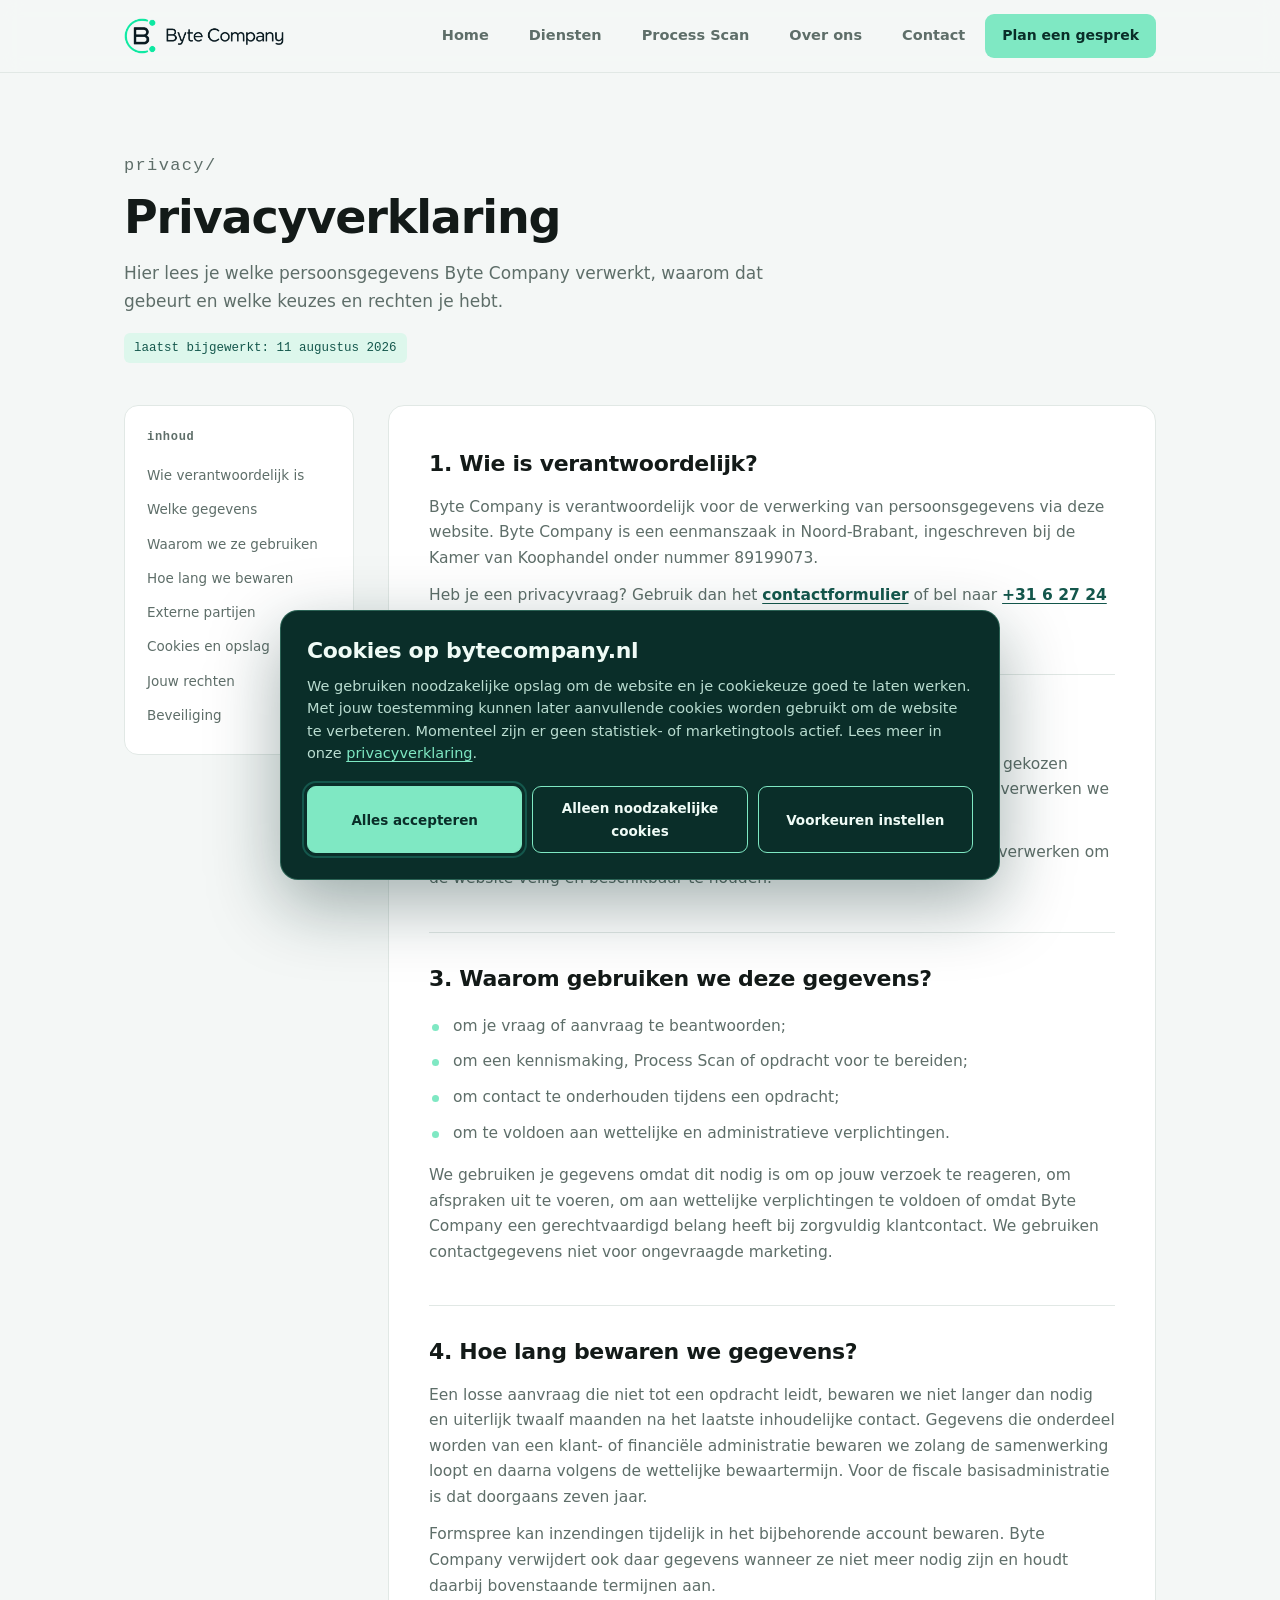
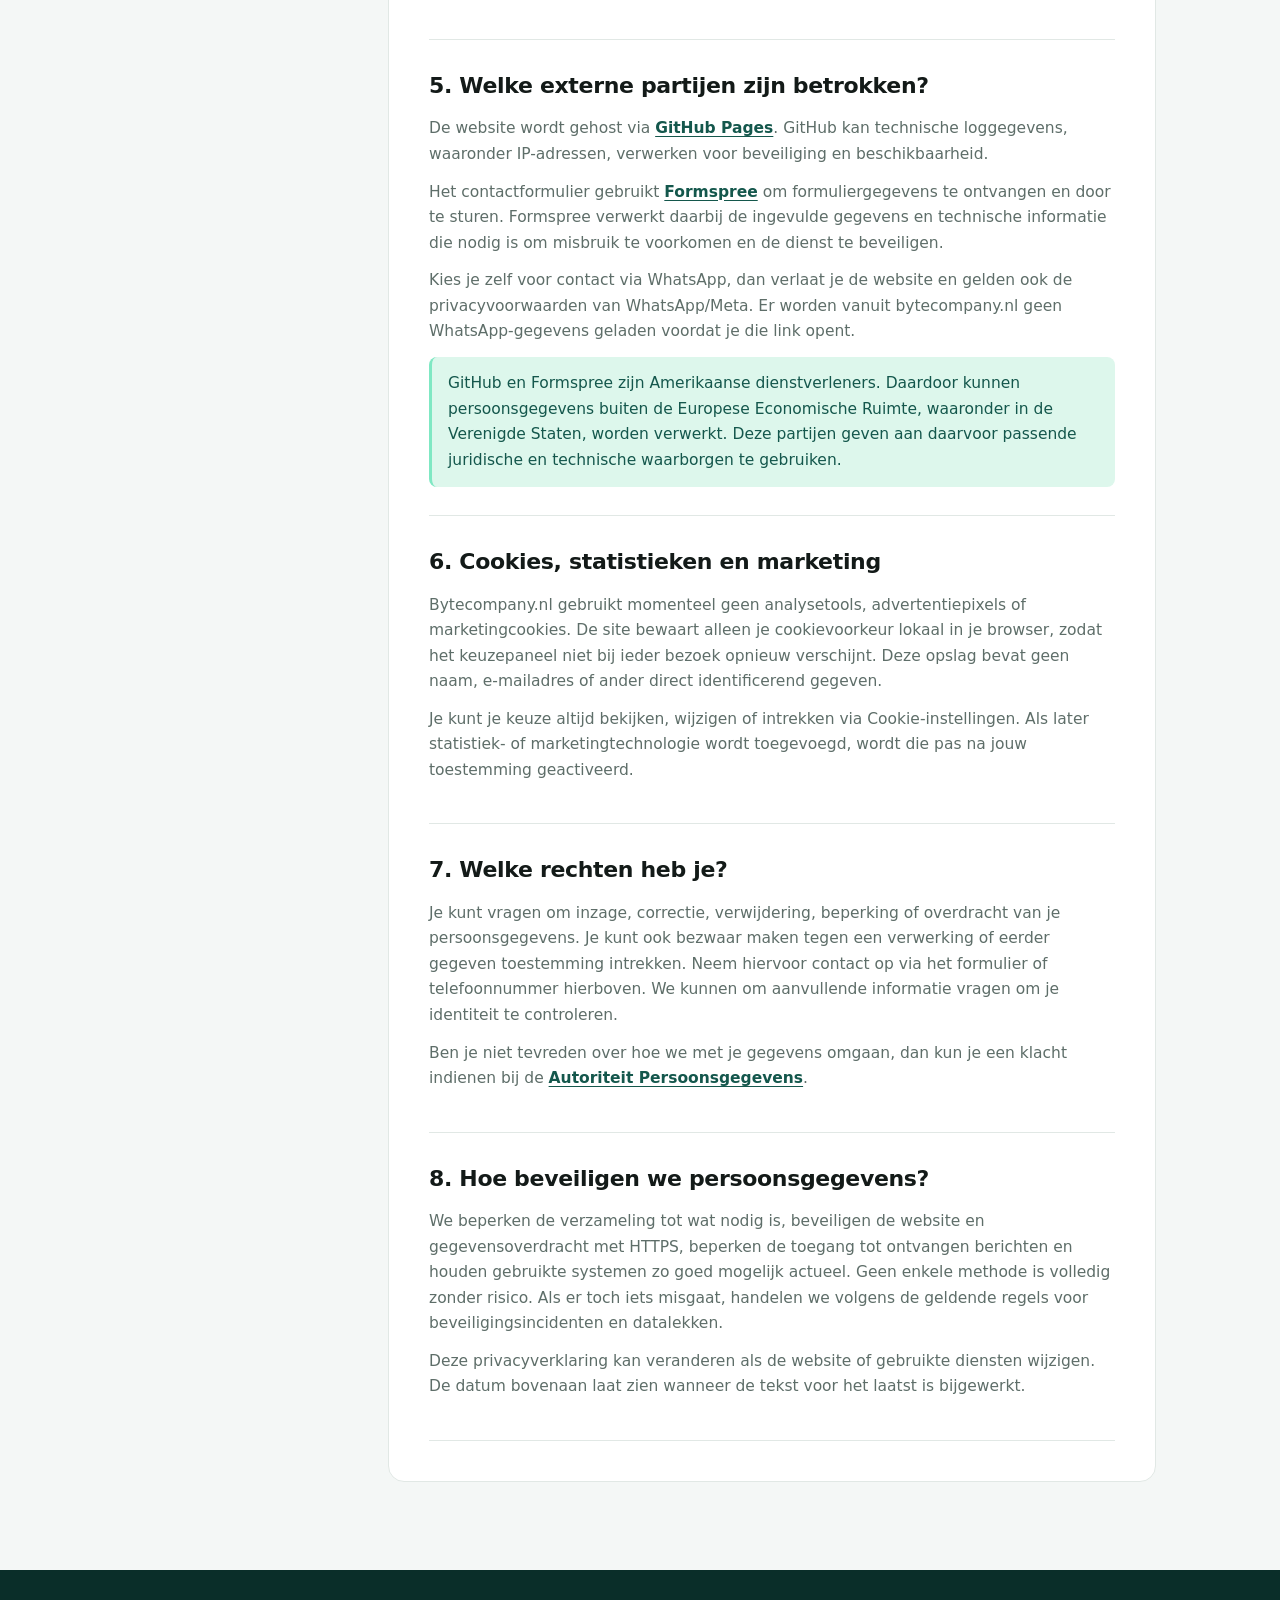
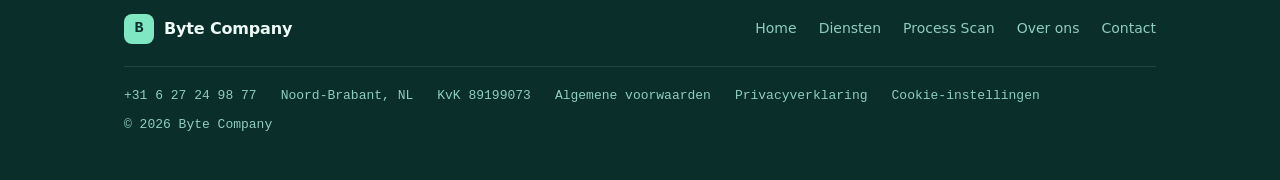
<file: privacy.html>
<!DOCTYPE html>
<html lang="nl">
<head>
<meta charset="UTF-8">
<meta name="viewport" content="width=device-width, initial-scale=1.0">
<title>Privacyverklaring | Byte Company</title>
<meta name="description" content="Lees hoe Byte Company omgaat met persoonsgegevens, het contactformulier, cookies en externe dienstverleners.">
<link rel="canonical" href="https://bytecompany.nl/privacy.html">
<style>
:root{
  --pine:#0E3B36;--pine-deep:#0A2E29;--mint:#7FE8C3;--mint-tint:#DDF7EC;
  --mint-dark:#14574C;--ink:#131A18;--mist:#F4F7F6;--slate:#5E6E69;--line:#E1E8E5;
  --sans:system-ui,-apple-system,"Segoe UI",Roboto,"Helvetica Neue",Arial,sans-serif;
  --mono:ui-monospace,"SF Mono","Cascadia Code",Consolas,"Liberation Mono",Menlo,monospace;
}
*{margin:0;padding:0;box-sizing:border-box}
html{scroll-behavior:smooth;overflow-y:scroll}
body{font-family:var(--sans);background:var(--mist);color:var(--ink);line-height:1.65;font-size:16px;padding-top:72px}
a{color:inherit;text-decoration:none}
:focus-visible{outline:2px solid var(--mint-dark);outline-offset:3px;border-radius:4px}
.wrap{max-width:1080px;margin:0 auto;padding:0 24px}
.nav{position:fixed;top:0;left:0;right:0;z-index:50;background:rgba(244,247,246,.88);backdrop-filter:blur(10px);border-bottom:1px solid var(--line)}
.nav-in{display:grid;grid-template-columns:auto 1fr auto;align-items:center;gap:20px;height:72px}
.brand{display:flex;align-items:center;gap:10px;font-weight:650;letter-spacing:-.01em;flex-shrink:0}
.brand img{height:42px;width:160px;display:block;object-fit:contain}
.bmark{width:30px;height:30px;border-radius:8px;background:var(--pine);color:var(--mint);display:grid;place-items:center;font-family:var(--mono);font-size:15px;font-weight:700}
.nav-links{display:grid;grid-template-columns:repeat(5,max-content);justify-content:center;align-items:center;gap:40px;margin-left:auto}
.nav-links a{font-size:14.5px;color:var(--slate);display:inline-flex;align-items:center;justify-content:center;white-space:nowrap;font-weight:600;height:34px;position:relative}
.nav-links a:hover{color:var(--ink)}
.nav-links a::after{content:"";position:absolute;left:6px;right:6px;bottom:-6px;height:2px;background:var(--mint);border-radius:2px;transform:scaleX(0);transform-origin:left;transition:transform .28s cubic-bezier(.22,1,.36,1)}
.nav-links a:hover::after{transform:scaleX(1)}
.btn{display:inline-flex;align-items:center;justify-content:center;gap:8px;border-radius:9px;font-weight:600;font-size:15px;padding:12px 20px;border:1px solid transparent;cursor:pointer}
.btn-mint{background:var(--mint);color:var(--pine-deep)}
.nav .btn{padding:9px 16px;font-size:14px}
.menu-btn{display:none;flex-direction:column;justify-content:center;align-items:stretch;gap:5px;width:44px;height:42px;background:transparent;border:1px solid var(--line);border-radius:9px;cursor:pointer;padding:0 11px}
.menu-btn span{display:block;height:2px;background:var(--ink);border-radius:2px}
.menu-btn[aria-expanded="true"] span:nth-child(1){transform:translateY(7px) rotate(45deg)}
.menu-btn[aria-expanded="true"] span:nth-child(2){opacity:0}
.menu-btn[aria-expanded="true"] span:nth-child(3){transform:translateY(-7px) rotate(-45deg)}
.mobiel-menu{display:none;border-top:1px solid var(--line);background:rgba(244,247,246,.98);padding:10px 24px 20px}
.mobiel-menu a{display:block;padding:13px 4px;font-size:16px;color:var(--ink);border-bottom:1px solid var(--line)}
.mobiel-menu a.btn{border-bottom:none;margin-top:14px;text-align:center;padding:12px 20px}
.pagehead{padding:64px 0 42px}
.kicker{font-family:var(--mono);font-size:13px;letter-spacing:.08em;color:var(--mint-dark);margin-bottom:12px}
h1{font-size:clamp(32px,4vw,46px);line-height:1.1;letter-spacing:-.025em}
.pagehead p{margin-top:16px;font-size:17px;color:var(--slate);max-width:62ch}
.versie{display:inline-block;margin-top:18px;font-family:var(--mono);font-size:12.5px;color:var(--mint-dark);background:var(--mint-tint);padding:5px 10px;border-radius:6px}
.privacy-grid{display:grid;grid-template-columns:230px minmax(0,1fr);gap:34px;align-items:start;padding-bottom:88px}
.inhoud{position:sticky;top:96px;background:#fff;border:1px solid var(--line);border-radius:14px;padding:22px}
.inhoud h2{font-family:var(--mono);font-size:12px;letter-spacing:.06em;color:var(--slate);margin-bottom:10px}
.inhoud ol{list-style:none}
.inhoud a{display:block;padding:6px 0;font-size:13.5px;color:var(--slate)}
.inhoud a:hover{color:var(--mint-dark)}
.artikelen{background:#fff;border:1px solid var(--line);border-radius:16px;padding:40px}
article{scroll-margin-top:96px;padding-bottom:28px;margin-bottom:28px;border-bottom:1px solid var(--line)}
article:last-of-type{margin-bottom:0}
article h2{font-size:22px;letter-spacing:-.015em;margin-bottom:12px}
article p{font-size:15.5px;color:var(--slate);margin-bottom:12px;max-width:72ch}
article ul{list-style:none;margin:8px 0 12px}
article li{position:relative;padding:5px 0 5px 24px;font-size:15.5px;color:var(--slate)}
article li::before{content:"";position:absolute;left:3px;top:15px;width:7px;height:7px;border-radius:50%;background:var(--mint)}
article a{color:var(--mint-dark);font-weight:600;text-decoration:underline;text-underline-offset:3px}
.privacy-note{background:var(--mint-tint);border-left:3px solid var(--mint);border-radius:8px;padding:14px 16px}
.privacy-note p{margin:0;color:var(--mint-dark)}
footer{background:var(--pine-deep);color:#8FCDBD;padding:44px 0}
.foot{display:flex;align-items:center;justify-content:space-between;gap:20px;flex-wrap:wrap}
.foot .brand{color:#EFFBF6}.foot .bmark{background:var(--mint);color:var(--pine-deep)}
.foot-links{display:flex;gap:22px;font-size:14px;flex-wrap:wrap}.foot-links a:hover{color:#EFFBF6}
.foot-sub{display:flex;flex-wrap:wrap;gap:8px 24px;margin-top:22px;padding-top:18px;border-top:1px solid rgba(127,232,195,.14);font-size:13px;font-family:var(--mono);color:#8FCDBD}
.foot-sub a:hover{color:#EFFBF6}
@media(max-width:860px){.privacy-grid{grid-template-columns:1fr}.inhoud{position:static}.artikelen{padding:28px}}
@media(max-width:760px){.nav-links,.nav-cta{display:none}.menu-btn{display:flex;margin-left:auto}.mobiel-menu:not([hidden]){display:block}}
@media(max-width:640px){.pagehead{padding:48px 0 32px}.artikelen{padding:24px 20px}}
</style>
<link rel="stylesheet" href="privacy-cookies.css">
</head>
<body>
<nav class="nav">
  <div class="wrap nav-in">
    <a class="brand" href="index.html" aria-label="Byte Company — naar home"><img src="logo.png" alt="Byte Company"></a>
    <div class="nav-links">
      <a href="index.html">Home</a><a href="diensten.html">Diensten</a><a href="process-scan.html">Process Scan</a><a href="over-ons.html">Over ons</a><a href="contact.html">Contact</a>
    </div>
    <a class="btn btn-mint nav-cta" href="contact.html">Plan een gesprek</a>
    <button class="menu-btn" type="button" aria-label="Menu openen" aria-expanded="false" aria-controls="mobielmenu"><span></span><span></span><span></span></button>
  </div>
  <div class="mobiel-menu" id="mobielmenu" hidden>
    <a href="index.html">Home</a><a href="diensten.html">Diensten</a><a href="process-scan.html">Process Scan</a><a href="over-ons.html">Over ons</a><a href="contact.html">Contact</a><a class="btn btn-mint" href="contact.html">Plan een gesprek</a>
  </div>
</nav>

<header class="pagehead">
  <div class="wrap">
    <p class="kicker">privacy/</p>
    <h1>Privacyverklaring</h1>
    <p>Hier lees je welke persoonsgegevens Byte Company verwerkt, waarom dat gebeurt en welke keuzes en rechten je hebt.</p>
    <span class="versie">laatst bijgewerkt: 11 augustus 2026</span>
  </div>
</header>

<main class="wrap privacy-grid">
  <aside class="inhoud" aria-label="Inhoud privacyverklaring">
    <h2>inhoud</h2>
    <ol>
      <li><a href="#verantwoordelijke">Wie verantwoordelijk is</a></li>
      <li><a href="#gegevens">Welke gegevens</a></li>
      <li><a href="#doelen">Waarom we ze gebruiken</a></li>
      <li><a href="#bewaren">Hoe lang we bewaren</a></li>
      <li><a href="#partijen">Externe partijen</a></li>
      <li><a href="#cookies">Cookies en opslag</a></li>
      <li><a href="#rechten">Jouw rechten</a></li>
      <li><a href="#beveiliging">Beveiliging</a></li>
    </ol>
  </aside>

  <div class="artikelen">
    <article id="verantwoordelijke">
      <h2>1. Wie is verantwoordelijk?</h2>
      <p>Byte Company is verantwoordelijk voor de verwerking van persoonsgegevens via deze website. Byte Company is een eenmanszaak in Noord-Brabant, ingeschreven bij de Kamer van Koophandel onder nummer 89199073.</p>
      <p>Heb je een privacyvraag? Gebruik dan het <a href="contact.html#formulier">contactformulier</a> of bel naar <a href="tel:+31627249877">+31 6 27 24 98 77</a>.</p>
    </article>

    <article id="gegevens">
      <h2>2. Welke gegevens verwerken we?</h2>
      <p>Als je het contactformulier gebruikt, ontvangen we je naam, e-mailadres, gekozen onderwerp en de inhoud van je bericht. Als je belt of WhatsApp gebruikt, verwerken we de contactgegevens en informatie die je zelf tijdens dat contact deelt.</p>
      <p>De hostingpartij kan daarnaast technische gegevens, zoals een IP-adres, verwerken om de website veilig en beschikbaar te houden.</p>
    </article>

    <article id="doelen">
      <h2>3. Waarom gebruiken we deze gegevens?</h2>
      <ul>
        <li>om je vraag of aanvraag te beantwoorden;</li>
        <li>om een kennismaking, Process Scan of opdracht voor te bereiden;</li>
        <li>om contact te onderhouden tijdens een opdracht;</li>
        <li>om te voldoen aan wettelijke en administratieve verplichtingen.</li>
      </ul>
      <p>We gebruiken je gegevens omdat dit nodig is om op jouw verzoek te reageren, om afspraken uit te voeren, om aan wettelijke verplichtingen te voldoen of omdat Byte Company een gerechtvaardigd belang heeft bij zorgvuldig klantcontact. We gebruiken contactgegevens niet voor ongevraagde marketing.</p>
    </article>

    <article id="bewaren">
      <h2>4. Hoe lang bewaren we gegevens?</h2>
      <p>Een losse aanvraag die niet tot een opdracht leidt, bewaren we niet langer dan nodig en uiterlijk twaalf maanden na het laatste inhoudelijke contact. Gegevens die onderdeel worden van een klant- of financiële administratie bewaren we zolang de samenwerking loopt en daarna volgens de wettelijke bewaartermijn. Voor de fiscale basisadministratie is dat doorgaans zeven jaar.</p>
      <p>Formspree kan inzendingen tijdelijk in het bijbehorende account bewaren. Byte Company verwijdert ook daar gegevens wanneer ze niet meer nodig zijn en houdt daarbij bovenstaande termijnen aan.</p>
    </article>

    <article id="partijen">
      <h2>5. Welke externe partijen zijn betrokken?</h2>
      <p>De website wordt gehost via <a href="https://docs.github.com/en/site-policy/privacy-policies/github-general-privacy-statement" target="_blank" rel="noopener noreferrer">GitHub Pages</a>. GitHub kan technische loggegevens, waaronder IP-adressen, verwerken voor beveiliging en beschikbaarheid.</p>
      <p>Het contactformulier gebruikt <a href="https://formspree.io/legal/privacy-policy/" target="_blank" rel="noopener noreferrer">Formspree</a> om formuliergegevens te ontvangen en door te sturen. Formspree verwerkt daarbij de ingevulde gegevens en technische informatie die nodig is om misbruik te voorkomen en de dienst te beveiligen.</p>
      <p>Kies je zelf voor contact via WhatsApp, dan verlaat je de website en gelden ook de privacyvoorwaarden van WhatsApp/Meta. Er worden vanuit bytecompany.nl geen WhatsApp-gegevens geladen voordat je die link opent.</p>
      <div class="privacy-note"><p>GitHub en Formspree zijn Amerikaanse dienstverleners. Daardoor kunnen persoonsgegevens buiten de Europese Economische Ruimte, waaronder in de Verenigde Staten, worden verwerkt. Deze partijen geven aan daarvoor passende juridische en technische waarborgen te gebruiken.</p></div>
    </article>

    <article id="cookies">
      <h2>6. Cookies, statistieken en marketing</h2>
      <p>Bytecompany.nl gebruikt momenteel geen analysetools, advertentiepixels of marketingcookies. De site bewaart alleen je cookievoorkeur lokaal in je browser, zodat het keuzepaneel niet bij ieder bezoek opnieuw verschijnt. Deze opslag bevat geen naam, e-mailadres of ander direct identificerend gegeven.</p>
      <p>Je kunt je keuze altijd bekijken, wijzigen of intrekken via <button class="cookie-settings-link" type="button" data-cookie-settings>Cookie-instellingen</button>. Als later statistiek- of marketingtechnologie wordt toegevoegd, wordt die pas na jouw toestemming geactiveerd.</p>
    </article>

    <article id="rechten">
      <h2>7. Welke rechten heb je?</h2>
      <p>Je kunt vragen om inzage, correctie, verwijdering, beperking of overdracht van je persoonsgegevens. Je kunt ook bezwaar maken tegen een verwerking of eerder gegeven toestemming intrekken. Neem hiervoor contact op via het formulier of telefoonnummer hierboven. We kunnen om aanvullende informatie vragen om je identiteit te controleren.</p>
      <p>Ben je niet tevreden over hoe we met je gegevens omgaan, dan kun je een klacht indienen bij de <a href="https://www.autoriteitpersoonsgegevens.nl/" target="_blank" rel="noopener noreferrer">Autoriteit Persoonsgegevens</a>.</p>
    </article>

    <article id="beveiliging">
      <h2>8. Hoe beveiligen we persoonsgegevens?</h2>
      <p>We beperken de verzameling tot wat nodig is, beveiligen de website en gegevensoverdracht met HTTPS, beperken de toegang tot ontvangen berichten en houden gebruikte systemen zo goed mogelijk actueel. Geen enkele methode is volledig zonder risico. Als er toch iets misgaat, handelen we volgens de geldende regels voor beveiligingsincidenten en datalekken.</p>
      <p>Deze privacyverklaring kan veranderen als de website of gebruikte diensten wijzigen. De datum bovenaan laat zien wanneer de tekst voor het laatst is bijgewerkt.</p>
    </article>
  </div>
</main>

<footer>
  <div class="wrap">
    <div class="foot">
      <a class="brand" href="index.html"><span class="bmark">B</span> Byte Company</a>
      <div class="foot-links"><a href="index.html">Home</a><a href="diensten.html">Diensten</a><a href="process-scan.html">Process Scan</a><a href="over-ons.html">Over ons</a><a href="contact.html">Contact</a></div>
    </div>
    <div class="foot-sub">
      <a href="tel:+31627249877">+31 6 27 24 98 77</a><span>Noord-Brabant, NL</span><span>KvK 89199073</span><a href="voorwaarden.html">Algemene voorwaarden</a><a href="privacy.html" aria-current="page">Privacyverklaring</a><button class="cookie-settings-link" type="button" data-cookie-settings>Cookie-instellingen</button><span>© 2026 Byte Company</span>
    </div>
  </div>
</footer>

<script>
(function(){
  var mb=document.querySelector(".menu-btn"),mm=document.getElementById("mobielmenu");
  if(!mb||!mm)return;
  mb.addEventListener("click",function(){var open=mb.getAttribute("aria-expanded")==="true";mb.setAttribute("aria-expanded",String(!open));mb.setAttribute("aria-label",open?"Menu openen":"Menu sluiten");mm.hidden=open;});
})();
</script>
<script src="privacy-cookies.js"></script>
</body>
</html>
</file>
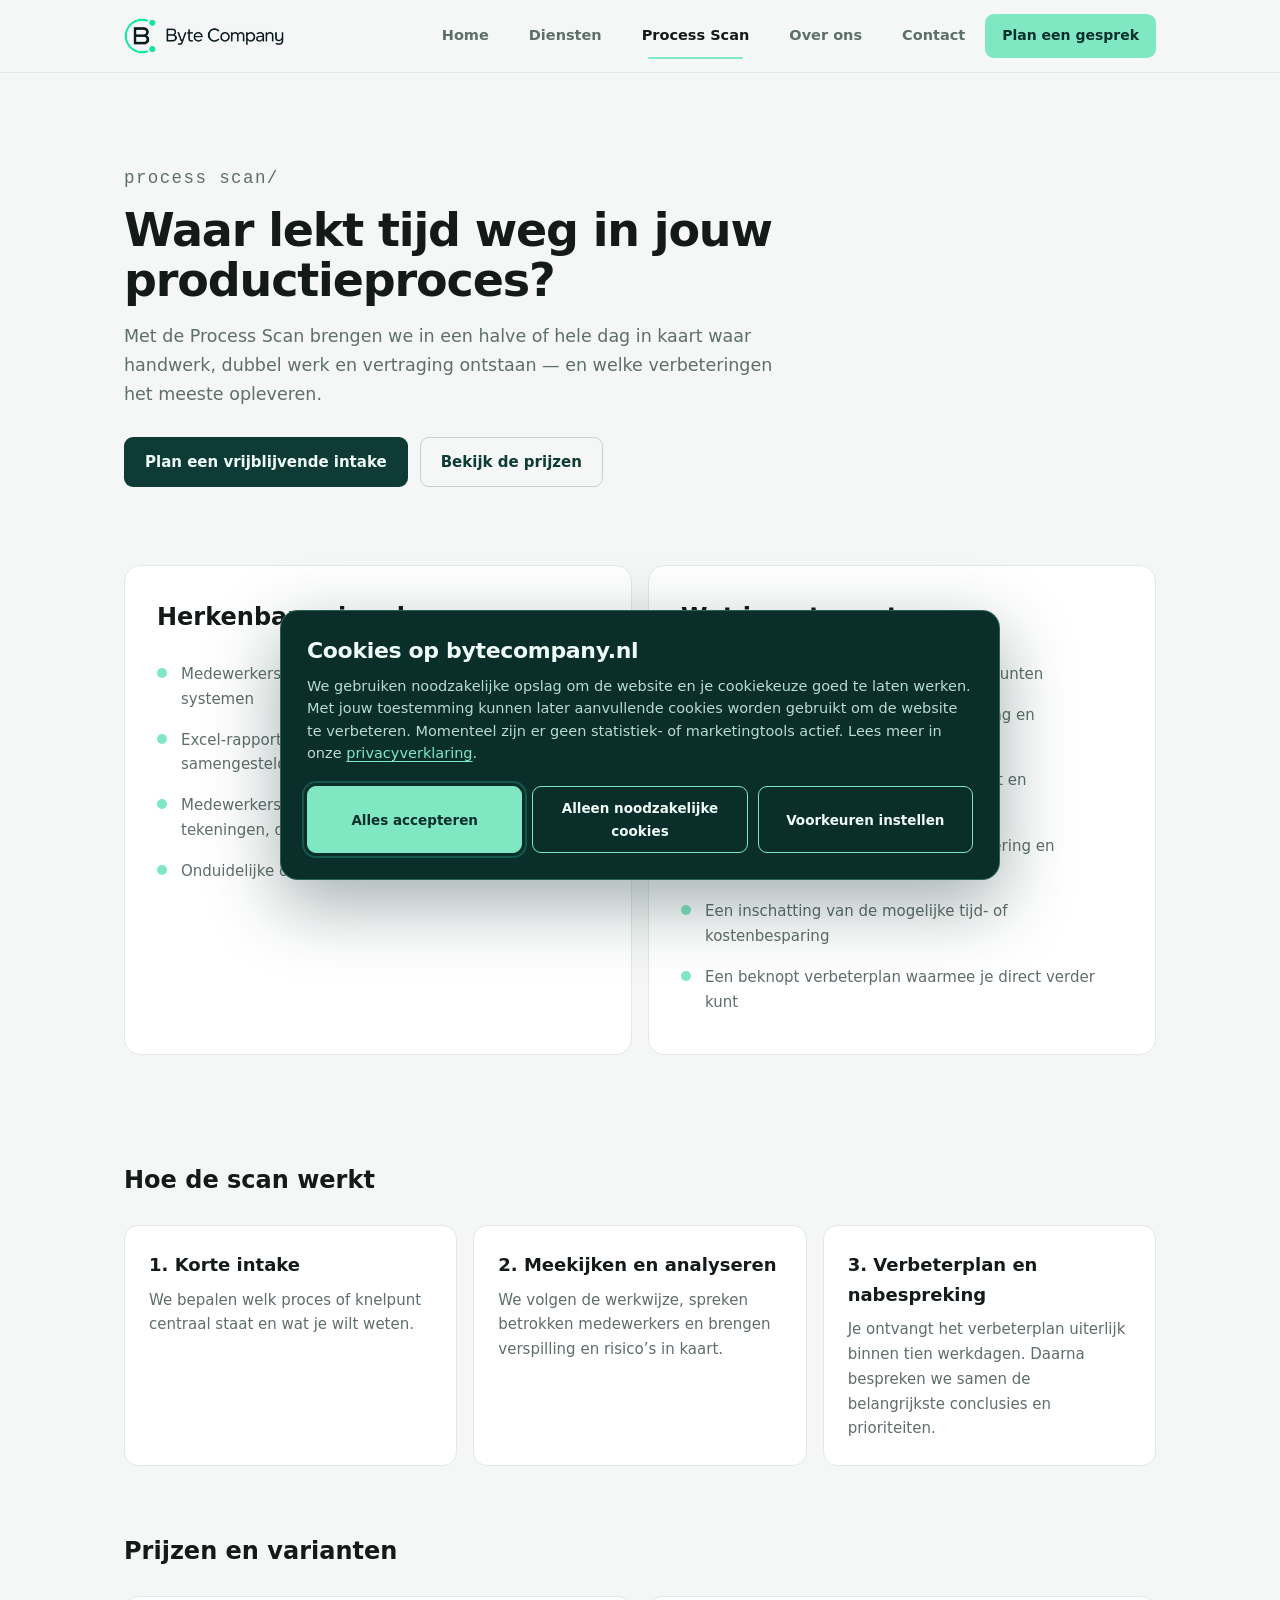
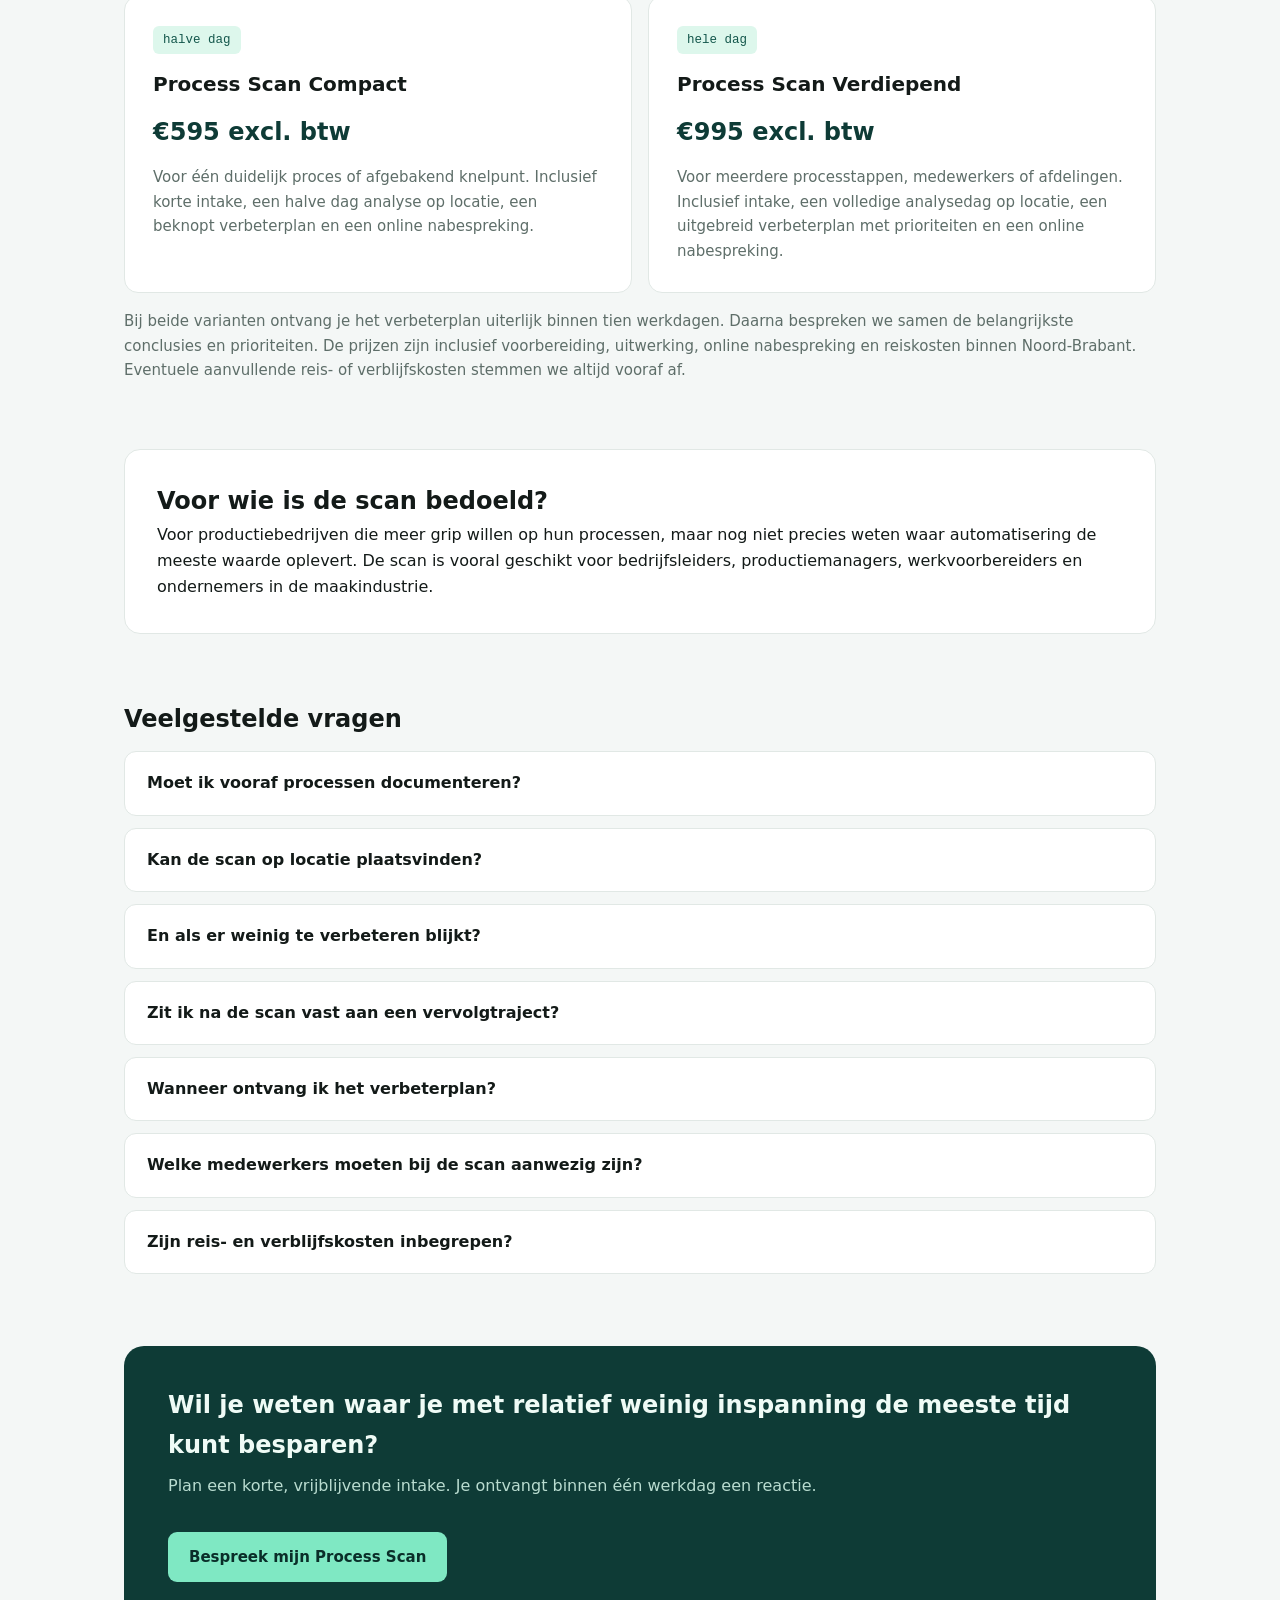
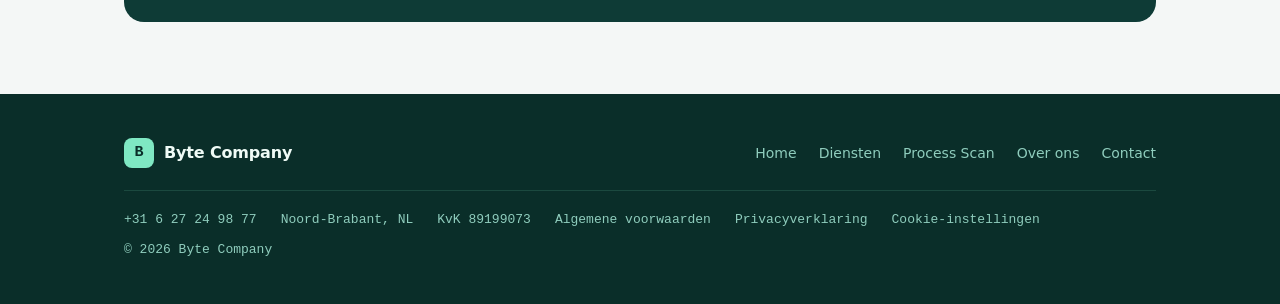
<file: process-scan.html>
<!DOCTYPE html>
<html lang="nl">
<head>
<meta charset="UTF-8">
<meta name="viewport" content="width=device-width, initial-scale=1.0">
<title>Process Scan voor maakbedrijven | Byte Company</title>
<meta name="description" content="Ontdek in een halve of hele dag waar handwerk, dubbel werk en vertraging in je productieproces ontstaan. Plan een Process Scan van Byte Company.">
<link rel="canonical" href="https://bytecompany.nl/process-scan.html">
<style>
:root{
  --pine:#0E3B36;
  --pine-deep:#0A2E29;
  --mint:#7FE8C3;
  --mint-tint:#DDF7EC;
  --mint-dark:#14574C;
  --ink:#131A18;
  --mist:#F4F7F6;
  --slate:#5E6E69;
  --line:#E1E8E5;
  --sans:system-ui,-apple-system,"Segoe UI",Roboto,"Helvetica Neue",Arial,sans-serif;
  --mono:ui-monospace,"SF Mono","Cascadia Code",Consolas,"Liberation Mono",Menlo,monospace;
}
*{margin:0;padding:0;box-sizing:border-box}
html{overflow-y:scroll}
body{font-family:var(--sans);background:var(--mist);color:var(--ink);line-height:1.65;font-size:16px;padding-top:72px}
a{color:inherit;text-decoration:none}
:focus-visible{outline:2px solid var(--mint-dark);outline-offset:3px;border-radius:4px}
.wrap{max-width:1080px;margin:0 auto;padding:0 24px}
.nav{position:fixed;top:0;left:0;right:0;z-index:50;background:rgba(244,247,246,.88);backdrop-filter:blur(10px);border-bottom:1px solid var(--line)}
.nav-in{display:grid;grid-template-columns:auto 1fr auto;align-items:center;gap:20px;height:72px}
.brand{display:flex;align-items:center;gap:10px;font-weight:650;letter-spacing:-.01em;flex-shrink:0}
.brand img{height:42px;width:160px;display:block;object-fit:contain;transition:transform .35s cubic-bezier(.22,1,.36,1)}
.brand:hover img{transform:scale(1.045)}
.bmark{width:30px;height:30px;border-radius:8px;background:var(--pine);color:var(--mint);display:grid;place-items:center;font-family:var(--mono);font-size:15px;font-weight:700}
.nav-links{display:grid;grid-template-columns:repeat(5,max-content);justify-content:center;align-items:center;gap:40px;margin-left:auto}
.nav-links a{font-size:14.5px;color:var(--slate);transition:color .15s;position:relative;display:inline-flex;align-items:center;justify-content:center;white-space:nowrap;flex-shrink:0;font-weight:600;width:100%;min-width:0;height:34px;padding:0}
.nav-links a:hover{color:var(--ink)}
.nav-links a[aria-current="page"]{color:var(--ink);font-weight:600}
.nav-links a::after{content:"";position:absolute;left:6px;right:6px;bottom:-6px;height:2px;background:var(--mint);border-radius:2px;transform:scaleX(0);transform-origin:left;transition:transform .28s cubic-bezier(.22,1,.36,1)}
.nav-links a:hover::after,.nav-links a[aria-current="page"]::after{transform:scaleX(1)}
.btn{display:inline-flex;align-items:center;justify-content:center;gap:8px;border-radius:9px;font-weight:600;font-size:15px;padding:12px 20px;border:1px solid transparent;cursor:pointer;transition:transform .18s cubic-bezier(.22,1,.36,1),background .15s,border-color .15s,box-shadow .25s}
.btn:hover{transform:translateY(-2px);box-shadow:0 10px 22px -10px rgba(14,59,54,.45)}
.btn:active{transform:translateY(0) scale(.98)}
.btn-mint{background:var(--mint);color:var(--pine-deep)}
.btn-mint:hover{background:#8FF0CE}
.btn-pine{background:var(--pine);color:#EFFBF6}
.btn-pine:hover{background:#12463F}
.btn-ghost{background:transparent;color:var(--pine);border-color:#C7D2CE}
.btn-ghost:hover{border-color:var(--pine)}
.nav .btn{padding:9px 16px;font-size:14px}
.menu-btn{display:none;flex-direction:column;justify-content:center;align-items:stretch;gap:5px;width:44px;height:42px;background:transparent;border:1px solid var(--line);border-radius:9px;cursor:pointer;padding:0 11px}
.menu-btn span{display:block;height:2px;background:var(--ink);border-radius:2px;transition:transform .2s,opacity .2s}
.menu-btn[aria-expanded="true"] span:nth-child(1){transform:translateY(7px) rotate(45deg)}
.menu-btn[aria-expanded="true"] span:nth-child(2){opacity:0}
.menu-btn[aria-expanded="true"] span:nth-child(3){transform:translateY(-7px) rotate(-45deg)}
.mobiel-menu{display:none;border-top:1px solid var(--line);background:rgba(244,247,246,.98);padding:10px 24px 20px}
.mobiel-menu a{display:block;padding:13px 4px;font-size:16px;color:var(--ink);border-bottom:1px solid var(--line)}
.mobiel-menu a.btn{border-bottom:none;margin-top:14px;justify-content:center;text-align:center;padding:12px 20px}
.pagehead{padding:76px 0 36px}
.kicker{font-family:var(--mono);font-size:13px;letter-spacing:.08em;color:var(--mint-dark);margin-bottom:12px}
h1{font-size:clamp(32px,4vw,46px);line-height:1.1;letter-spacing:-.025em;font-weight:700}
.pagehead p{margin-top:16px;font-size:17.5px;color:var(--slate);max-width:60ch}
.hero-cta{display:flex;flex-wrap:wrap;gap:12px;margin-top:28px}
.card,.panel{background:#fff;border:1px solid var(--line);border-radius:16px;padding:32px}
.grid{display:grid;grid-template-columns:1fr 1fr;gap:16px;margin:24px 0 40px}
.list{list-style:none;padding:0;margin-top:16px}
.list li{padding:8px 0 8px 24px;position:relative;font-size:15px;color:var(--slate)}
.list li::before{content:"";position:absolute;left:0;top:14px;width:10px;height:10px;border-radius:50%;background:var(--mint)}
.section{padding:18px 0 48px}
.steps{display:grid;grid-template-columns:repeat(3,1fr);gap:16px;margin-top:24px}
.step{background:#fff;border:1px solid var(--line);border-radius:14px;padding:24px}
.step h3{font-size:18px;margin-bottom:8px}
.step p{font-size:15px;color:var(--slate)}
.price-grid{display:grid;grid-template-columns:repeat(2,1fr);gap:16px;margin-top:24px}
.price{background:#fff;border:1px solid var(--line);border-radius:14px;padding:28px}
.price .tag{font-family:var(--mono);font-size:12.5px;color:var(--mint-dark);background:var(--mint-tint);padding:4px 10px;border-radius:6px;display:inline-block;margin-bottom:14px}
.price h3{font-size:20px;margin-bottom:8px}
.price .price-label{font-size:24px;font-weight:700;color:var(--pine);margin:12px 0}
.price p{font-size:15px;color:var(--slate)}
.price-note{margin-top:16px;color:var(--slate);font-size:15px}
.faq details{background:#fff;border:1px solid var(--line);border-radius:12px;margin-top:12px;overflow:hidden}
.faq summary{list-style:none;cursor:pointer;padding:18px 22px;font-weight:600;font-size:16px;display:flex;justify-content:space-between;align-items:center;gap:16px}
.faq summary::-webkit-details-marker{display:none}
.faq .antwoord{padding:0 22px 20px;color:var(--slate);font-size:15px;max-width:64ch}
.cta{display:flex;align-items:center;justify-content:space-between;gap:32px;background:var(--pine);border-radius:20px;padding:40px 44px;flex-wrap:wrap;color:#EFFBF6;margin:24px 0 72px}
.cta p{color:#B9DCD0;margin-top:8px}
footer{background:var(--pine-deep);color:#8FCDBD;padding:44px 0}
.foot{display:flex;align-items:center;justify-content:space-between;gap:20px;flex-wrap:wrap}
.foot .brand{color:#EFFBF6}
.foot .bmark{background:var(--mint);color:var(--pine-deep)}
.foot-links{display:flex;gap:22px;font-size:14px}
.foot-links a:hover{color:#EFFBF6}
.foot-sub{display:flex;flex-wrap:wrap;gap:8px 24px;margin-top:22px;padding-top:18px;border-top:1px solid rgba(127,232,195,.14);font-size:13px;font-family:var(--mono);color:#8FCDBD}
.nav-in{transition:none}
.brand img{transition:transform .35s cubic-bezier(.22,1,.36,1)}
@media (max-width:860px){.grid,.steps,.price-grid{grid-template-columns:1fr}}
@media (max-width:760px){
  .nav-links,.nav-cta{display:none}
  .menu-btn{display:flex;margin-left:auto}
  .mobiel-menu:not([hidden]){display:block}
  .cta{padding:30px 24px}
}
</style>
<link rel="stylesheet" href="privacy-cookies.css">
</head>
<body>
<nav class="nav">
  <div class="wrap nav-in">
    <a class="brand" href="index.html" aria-label="Byte Company — naar home">
      <picture><source srcset="logo.webp" type="image/webp"><img src="logo.png" alt="Byte Company"></picture>
    </a>
    <div class="nav-links">
      <a href="index.html">Home</a>
      <a href="diensten.html">Diensten</a>
      <a href="process-scan.html" aria-current="page">Process Scan</a>
      <a href="over-ons.html">Over ons</a>
      <a href="contact.html">Contact</a>
    </div>
    <a class="btn btn-mint nav-cta" href="contact.html">Plan een gesprek</a>
    <button class="menu-btn" type="button" aria-label="Menu openen" aria-expanded="false" aria-controls="mobielmenu">
      <span></span><span></span><span></span>
    </button>
  </div>
  <div class="mobiel-menu" id="mobielmenu" hidden>
    <a href="index.html">Home</a>
    <a href="diensten.html">Diensten</a>
    <a href="process-scan.html">Process Scan</a>
    <a href="over-ons.html">Over ons</a>
    <a href="contact.html">Contact</a>
    <a class="btn btn-mint" href="contact.html">Plan een gesprek</a>
  </div>
</nav>
<header class="pagehead">
  <div class="wrap">
    <p class="kicker">process scan/</p>
    <h1>Waar lekt tijd weg in jouw productieproces?</h1>
    <p>Met de Process Scan brengen we in een halve of hele dag in kaart waar handwerk, dubbel werk en vertraging ontstaan — en welke verbeteringen het meeste opleveren.</p>
    <div class="hero-cta">
      <a class="btn btn-pine" href="contact.html">Plan een vrijblijvende intake</a>
      <a class="btn btn-ghost" href="#prijs">Bekijk de prijzen</a>
    </div>
  </div>
</header>
<main class="wrap">
  <section class="section">
    <div class="grid">
      <div class="card">
        <h2>Herkenbare signalen</h2>
        <ul class="list">
          <li>Medewerkers typen gegevens handmatig over tussen systemen</li>
          <li>Excel-rapportages worden elke week opnieuw samengesteld</li>
          <li>Medewerkers zijn veel tijd kwijt aan het zoeken naar tekeningen, documenten of orderinformatie</li>
          <li>Onduidelijke overdrachten tussen kantoor en productie</li>
        </ul>
      </div>
      <div class="card">
        <h2>Wat je ontvangt</h2>
        <ul class="list">
          <li>Een analyse van de belangrijkste knelpunten</li>
          <li>Concrete kansen voor procesverbetering en automatisering</li>
          <li>Een prioriteitenlijst op basis van impact en haalbaarheid</li>
          <li>Een indicatie van de benodigde investering en complexiteit</li>
          <li>Een inschatting van de mogelijke tijd- of kostenbesparing</li>
          <li>Een beknopt verbeterplan waarmee je direct verder kunt</li>
        </ul>
      </div>
    </div>
  </section>
  <section class="section">
    <h2>Hoe de scan werkt</h2>
    <div class="steps">
      <div class="step">
        <h3>1. Korte intake</h3>
        <p>We bepalen welk proces of knelpunt centraal staat en wat je wilt weten.</p>
      </div>
      <div class="step">
        <h3>2. Meekijken en analyseren</h3>
        <p>We volgen de werkwijze, spreken betrokken medewerkers en brengen verspilling en risico’s in kaart.</p>
      </div>
      <div class="step">
        <h3>3. Verbeterplan en nabespreking</h3>
        <p>Je ontvangt het verbeterplan uiterlijk binnen tien werkdagen. Daarna bespreken we samen de belangrijkste conclusies en prioriteiten.</p>
      </div>
    </div>
  </section>
  <section class="section" id="prijs">
    <h2>Prijzen en varianten</h2>
    <div class="price-grid">
      <div class="price">
        <span class="tag">halve dag</span>
        <h3>Process Scan Compact</h3>
        <p class="price-label">€595 excl. btw</p>
        <p>Voor één duidelijk proces of afgebakend knelpunt. Inclusief korte intake, een halve dag analyse op locatie, een beknopt verbeterplan en een online nabespreking.</p>
      </div>
      <div class="price">
        <span class="tag">hele dag</span>
        <h3>Process Scan Verdiepend</h3>
        <p class="price-label">€995 excl. btw</p>
        <p>Voor meerdere processtappen, medewerkers of afdelingen. Inclusief intake, een volledige analysedag op locatie, een uitgebreid verbeterplan met prioriteiten en een online nabespreking.</p>
      </div>
    </div>
    <p class="price-note">Bij beide varianten ontvang je het verbeterplan uiterlijk binnen tien werkdagen. Daarna bespreken we samen de belangrijkste conclusies en prioriteiten. De prijzen zijn inclusief voorbereiding, uitwerking, online nabespreking en reiskosten binnen Noord-Brabant. Eventuele aanvullende reis- of verblijfskosten stemmen we altijd vooraf af.</p>
  </section>
  <section class="section">
    <div class="panel">
      <h2>Voor wie is de scan bedoeld?</h2>
      <p>Voor productiebedrijven die meer grip willen op hun processen, maar nog niet precies weten waar automatisering de meeste waarde oplevert. De scan is vooral geschikt voor bedrijfsleiders, productiemanagers, werkvoorbereiders en ondernemers in de maakindustrie.</p>
    </div>
  </section>
  <section class="section faq">
    <h2>Veelgestelde vragen</h2>
    <details>
      <summary>Moet ik vooraf processen documenteren?</summary>
      <p class="antwoord">Nee. We werken vanuit wat je daadwerkelijk doet, op de werkvloer of in de praktijk. Dat levert vaak sneller bruikbare inzichten op.</p>
    </details>
    <details>
      <summary>Kan de scan op locatie plaatsvinden?</summary>
      <p class="antwoord">Ja. We voeren de scan graag op locatie uit, zodat we de situatie in de praktijk goed kunnen bekijken.</p>
    </details>
    <details>
      <summary>En als er weinig te verbeteren blijkt?</summary>
      <p class="antwoord">Ook dat is een uitkomst, en je hoort het gewoon van me. Wat je koopt is het onderzoek en het advies: na de scan weet je waar tijd weglekt, wat dat kost en of het loont om er iets aan te doen. Blijkt je proces al strak te lopen, dan lees je dat zo in het verbeterplan — dan weet je dat je er geen geld in hoeft te steken. In de praktijk zit de winst trouwens niet altijd in software: soms is een andere werkvolgorde of een duidelijkere afspraak de grootste verbetering. Ook dat staat erin.</p>
    </details>
    <details>
      <summary>Zit ik na de scan vast aan een vervolgtraject?</summary>
      <p class="antwoord">Nee. De Process Scan is een zelfstandig adviesproduct. Je zit daarna nergens aan vast.</p>
    </details>
    <details>
      <summary>Wanneer ontvang ik het verbeterplan?</summary>
      <p class="antwoord">Je ontvangt het verbeterplan uiterlijk binnen tien werkdagen. Daarna bespreken we samen de belangrijkste conclusies en prioriteiten in een korte online nabespreking.</p>
    </details>
    <details>
      <summary>Welke medewerkers moeten bij de scan aanwezig zijn?</summary>
      <p class="antwoord">Dat hangt af van het proces dat we onderzoeken. Meestal spreken we de proceseigenaar en één of meer medewerkers die dagelijks met het proces werken. Tijdens de intake bepalen we samen wie nodig is.</p>
    </details>
    <details>
      <summary>Zijn reis- en verblijfskosten inbegrepen?</summary>
      <p class="antwoord">Reiskosten binnen Noord-Brabant zijn inbegrepen. Eventuele aanvullende reis- of verblijfskosten stemmen we altijd vooraf af.</p>
    </details>
  </section>
  <section class="cta">
    <div>
      <h2>Wil je weten waar je met relatief weinig inspanning de meeste tijd kunt besparen?</h2>
      <p>Plan een korte, vrijblijvende intake. Je ontvangt binnen één werkdag een reactie.</p>
    </div>
    <a class="btn btn-mint" href="contact.html">Bespreek mijn Process Scan</a>
  </section>
</main>
<footer>
  <div class="wrap">
    <div class="foot">
      <a class="brand" href="index.html"><span class="bmark">B</span> Byte Company</a>
      <div class="foot-links">
        <a href="index.html">Home</a>
        <a href="diensten.html">Diensten</a>
        <a href="process-scan.html">Process Scan</a>
        <a href="over-ons.html">Over ons</a>
        <a href="contact.html">Contact</a>
      </div>
    </div>
    <div class="foot-sub">
      <a href="tel:+31627249877">+31 6 27 24 98 77</a>
      <span>Noord-Brabant, NL</span>
      <span>KvK 89199073</span>
      <a href="voorwaarden.html">Algemene voorwaarden</a>
      <a href="privacy.html">Privacyverklaring</a>
      <button class="cookie-settings-link" type="button" data-cookie-settings>Cookie-instellingen</button>
      <span>© 2026 Byte Company</span>
    </div>
  </div>
</footer>
<script>
(function(){
  var mb = document.querySelector('.menu-btn');
  var mm = document.getElementById('mobielmenu');
  if (!mb || !mm) return;
  mb.addEventListener('click', function(){
    var open = mb.getAttribute('aria-expanded') === 'true';
    mb.setAttribute('aria-expanded', String(!open));
    mb.setAttribute('aria-label', open ? 'Menu openen' : 'Menu sluiten');
    mm.hidden = open;
  });
})();
</script>
<script src="cursor-shared.js"></script>
<script src="privacy-cookies.js"></script>
</body>
</html>
</file>
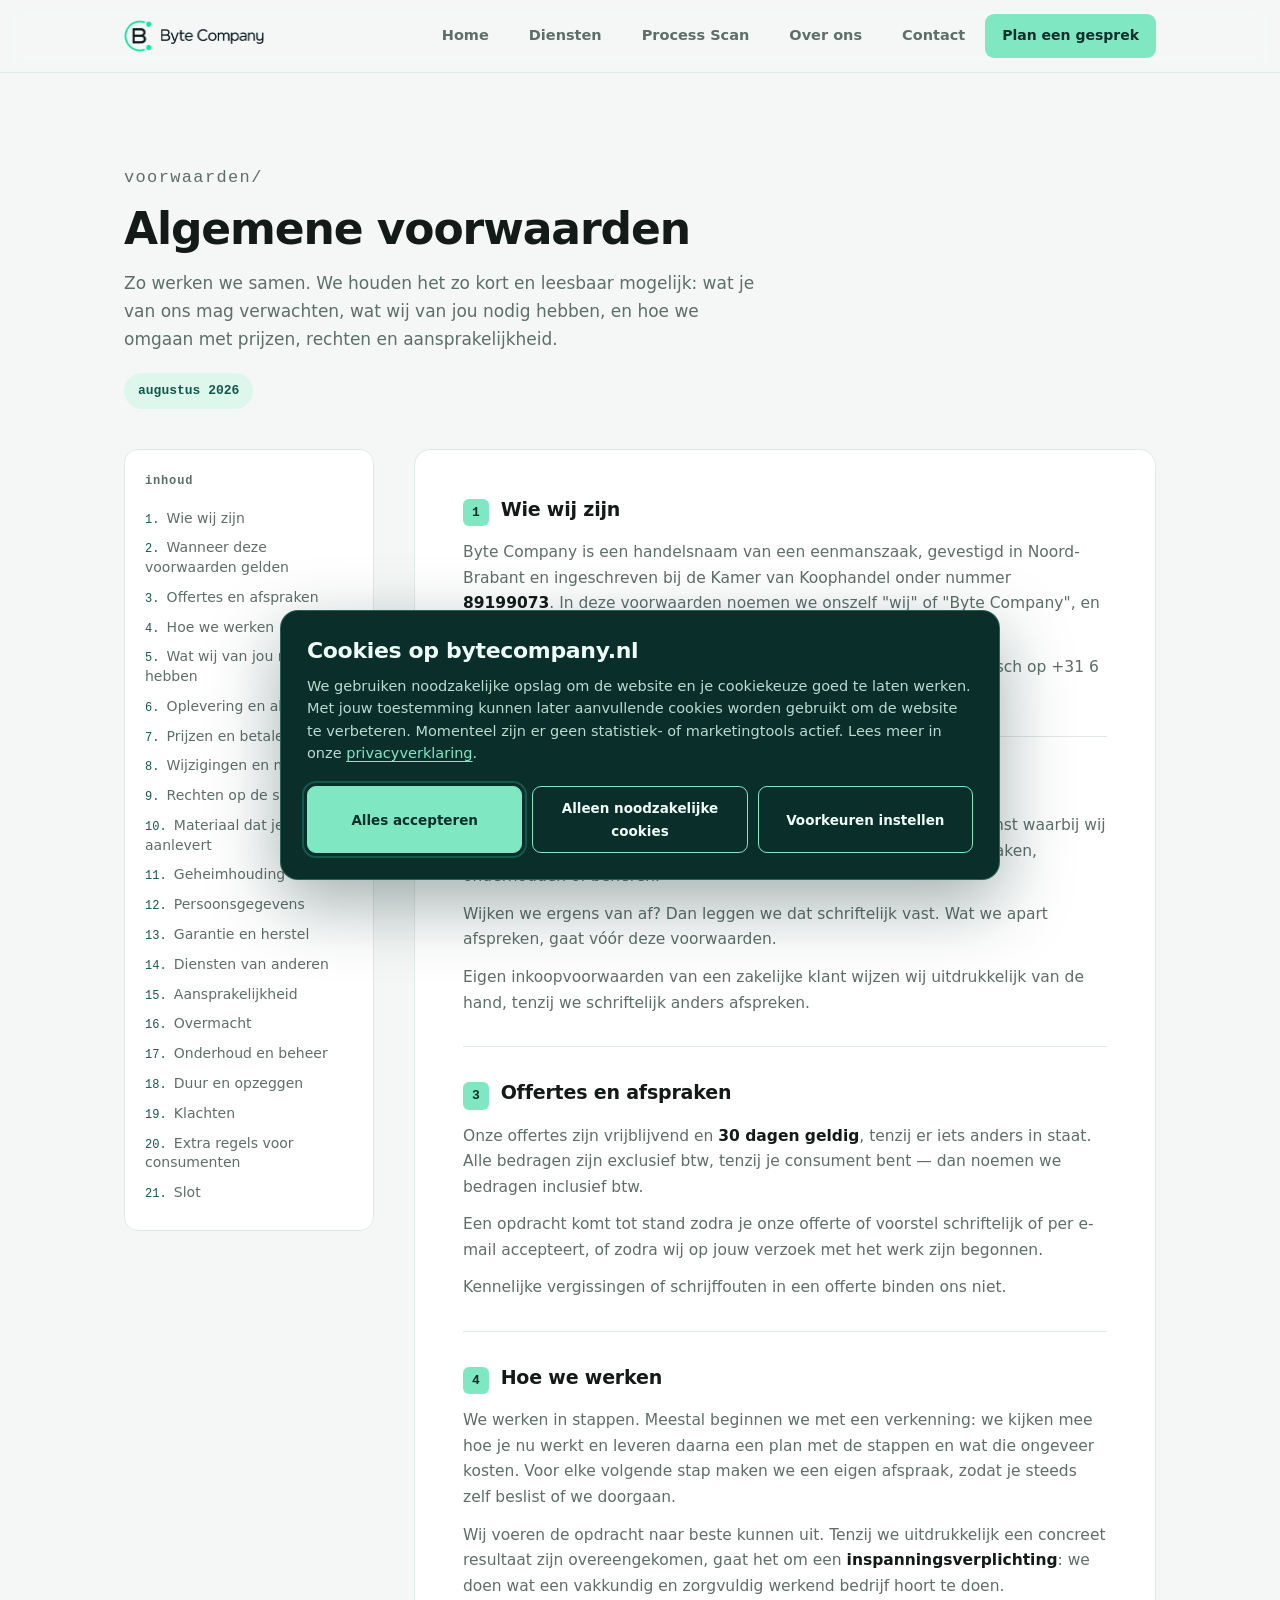
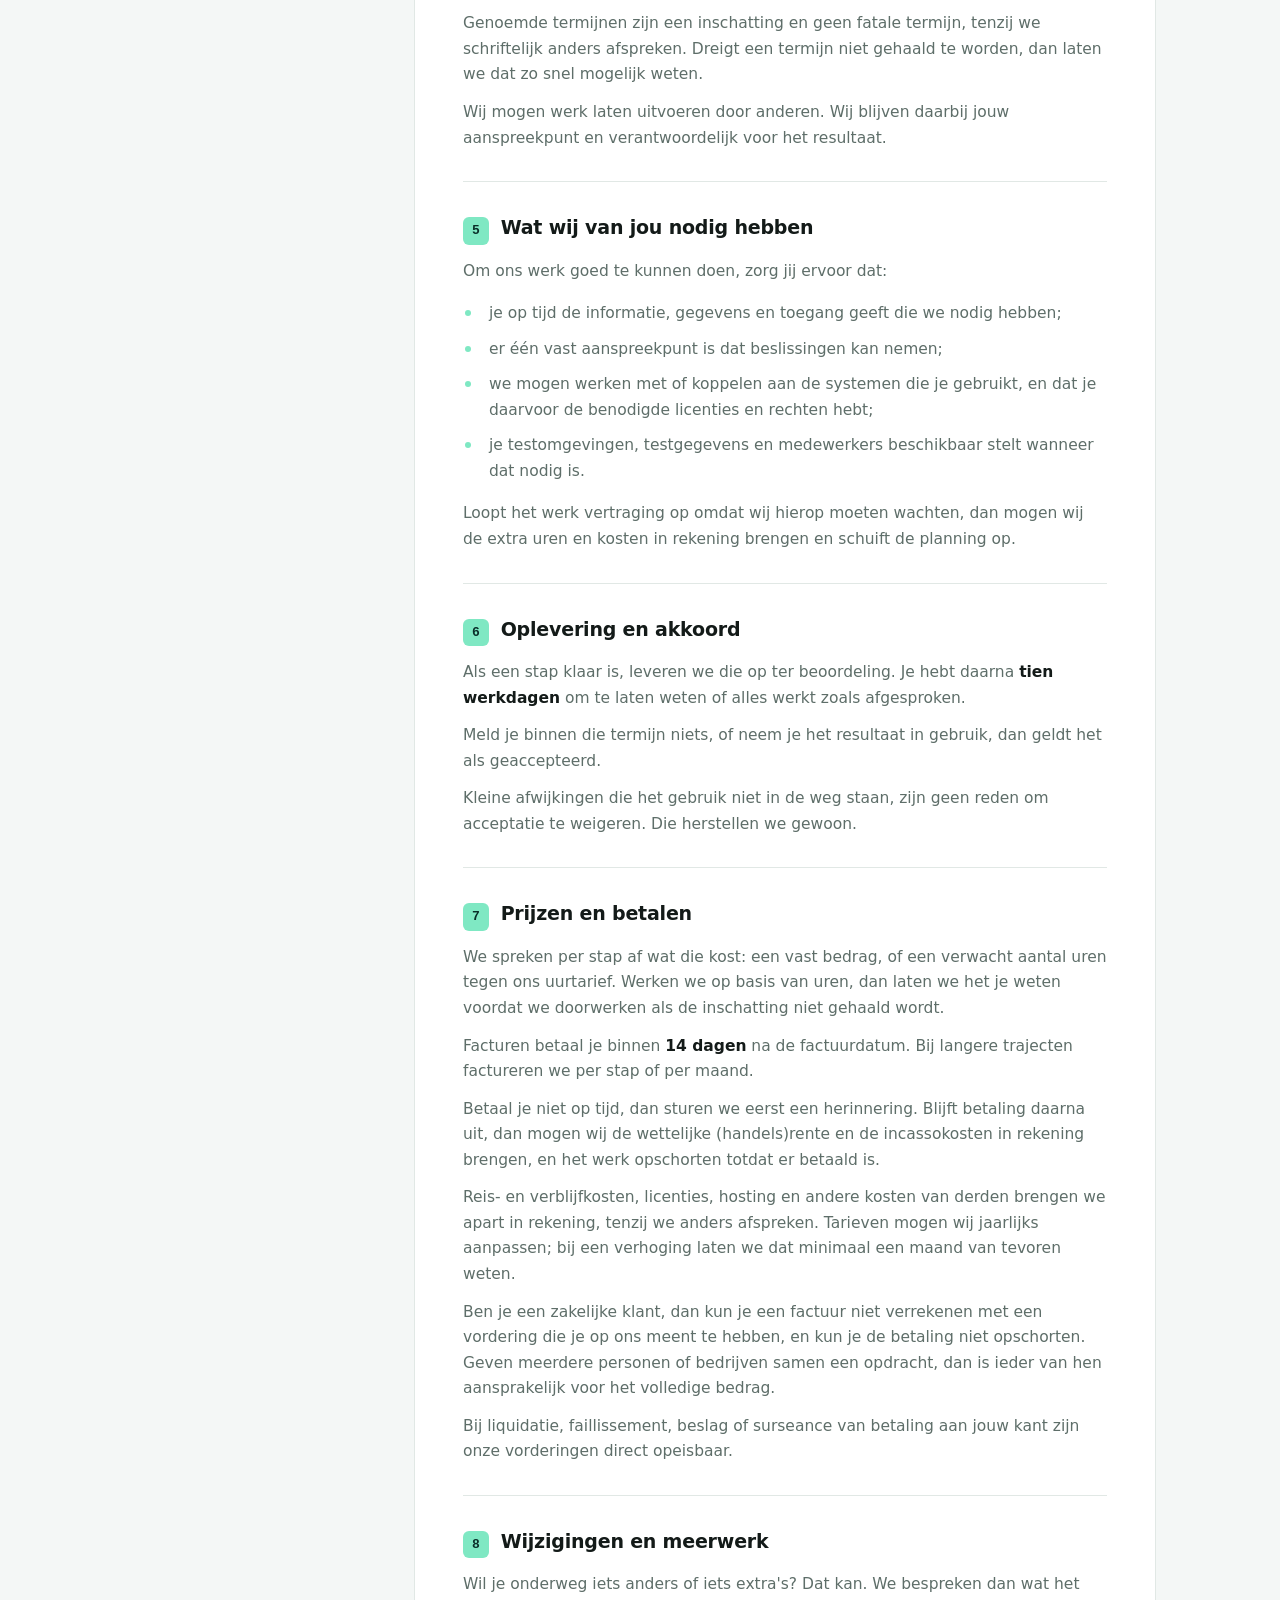
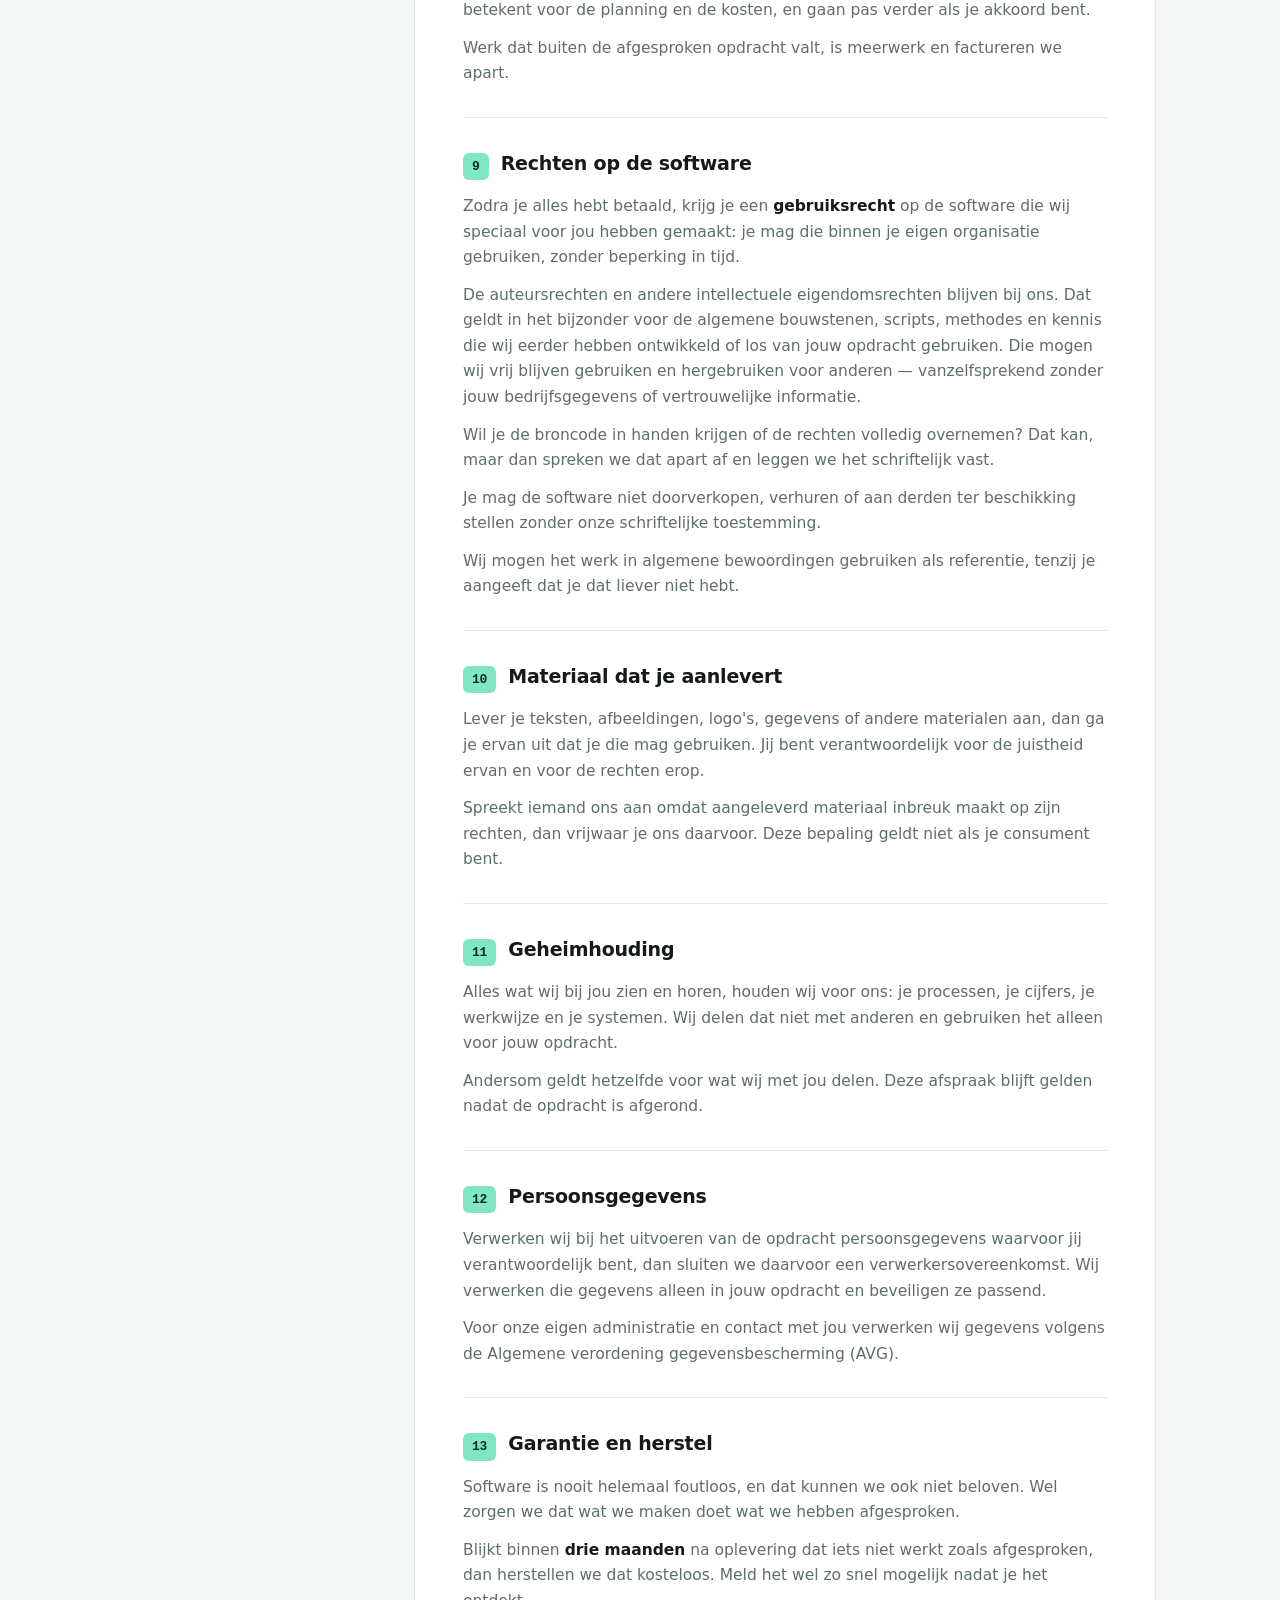
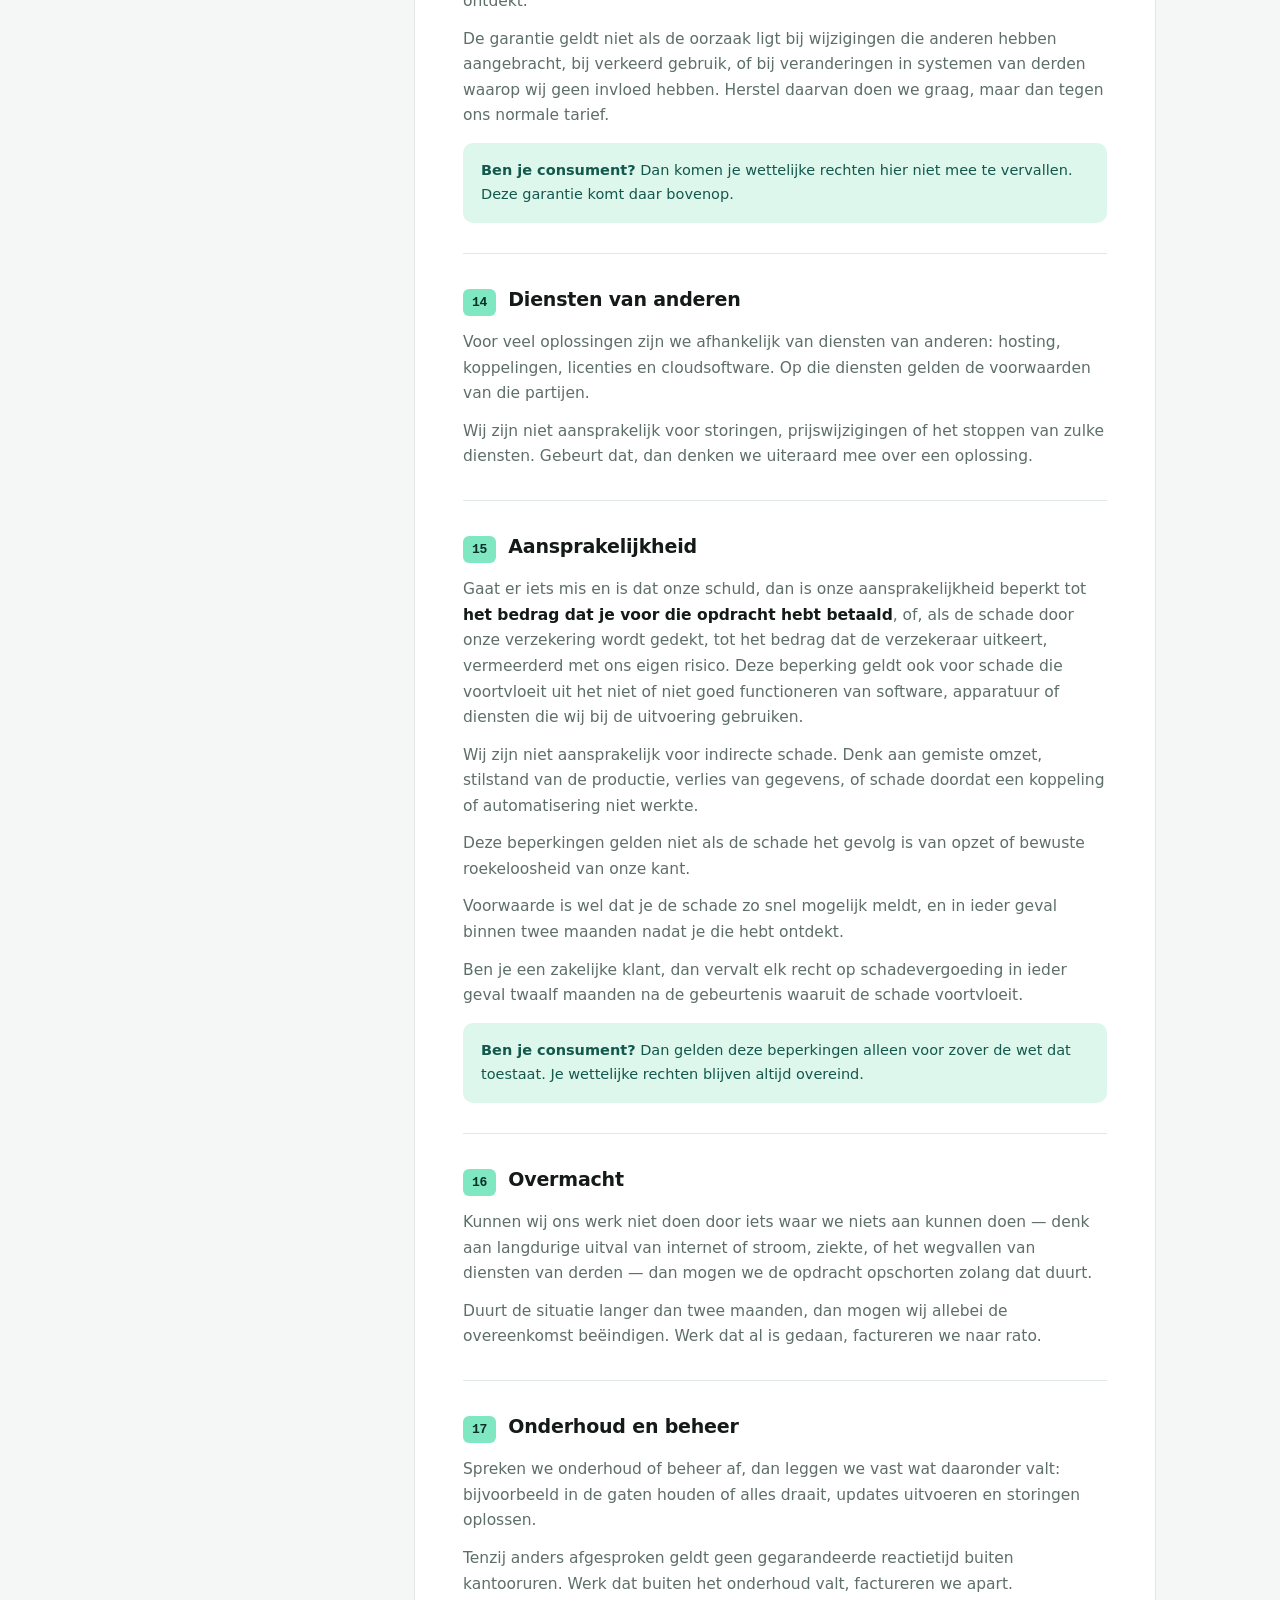
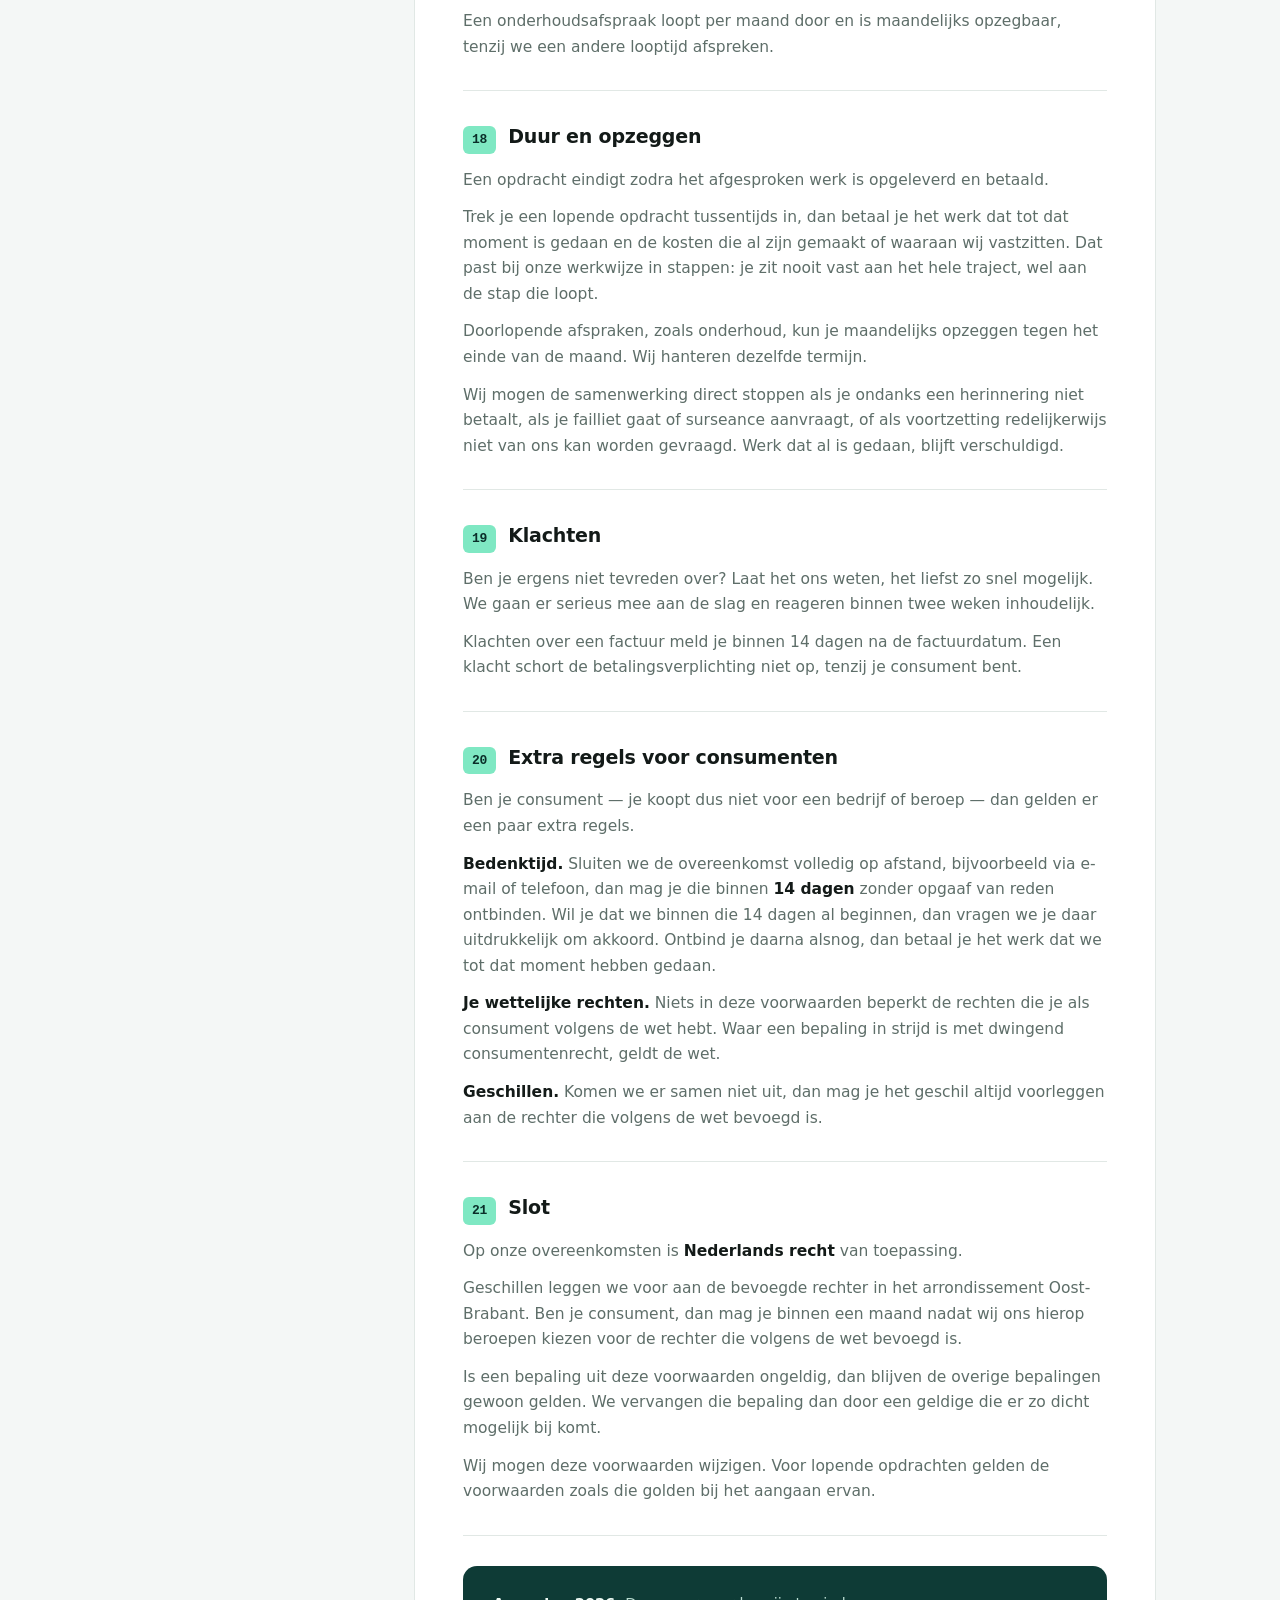
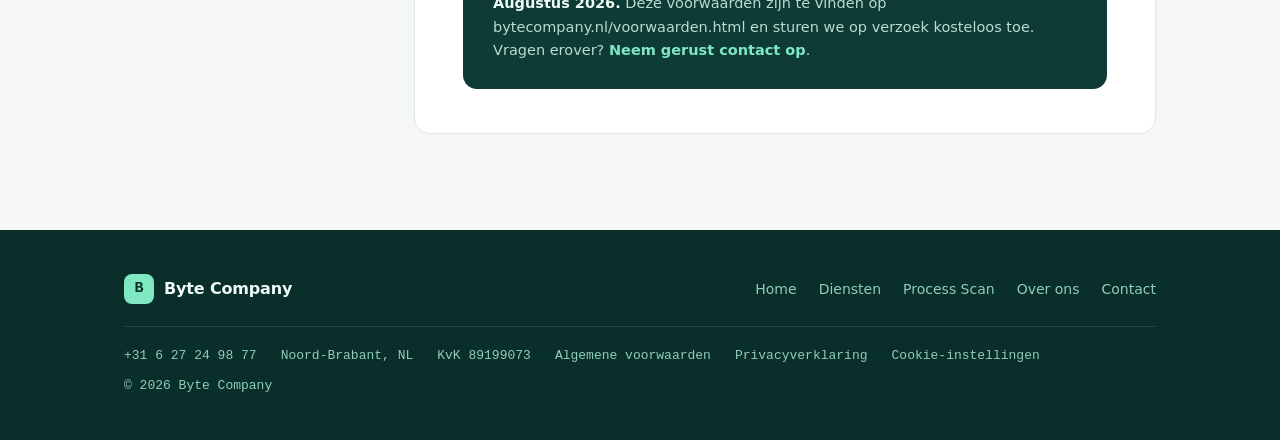
<file: voorwaarden.html>
<!DOCTYPE html>
<html lang="nl">
<head>
<meta charset="UTF-8">
<meta name="viewport" content="width=device-width, initial-scale=1.0">
<title>Algemene voorwaarden | Byte Company</title>
<meta name="description" content="De algemene voorwaarden van Byte Company voor automatisering, dashboards, apps en websites.">
<link rel="canonical" href="https://bytecompany.nl/voorwaarden.html">
<meta name="robots" content="index,follow">
<meta property="og:type" content="website">
<meta property="og:url" content="https://bytecompany.nl/voorwaarden.html">
<meta property="og:title" content="Algemene voorwaarden | Byte Company">
<meta property="og:description" content="De algemene voorwaarden van Byte Company voor automatisering, dashboards, apps en websites.">
<meta property="og:image" content="https://bytecompany.nl/og-image.jpg">
<meta property="og:image:width" content="1200">
<meta property="og:image:height" content="630">
<meta property="og:locale" content="nl_NL">
<meta property="og:site_name" content="Byte Company">
<meta name="twitter:card" content="summary_large_image">
<style>
:root{
  --pine:#0E3B36;
  --pine-deep:#0A2E29;
  --mint:#7FE8C3;
  --mint-tint:#DDF7EC;
  --mint-dark:#14574C;
  --ink:#131A18;
  --mist:#F4F7F6;
  --slate:#5E6E69;
  --line:#E1E8E5;
  --sans:system-ui,-apple-system,"Segoe UI",Roboto,"Helvetica Neue",Arial,sans-serif;
  --mono:ui-monospace,"SF Mono","Cascadia Code",Consolas,"Liberation Mono",Menlo,monospace;
}
*{margin:0;padding:0;box-sizing:border-box}
html{scroll-behavior:smooth}
html{overflow-y:scroll}
body{font-family:var(--sans);background:var(--mist);color:var(--ink);line-height:1.65;font-size:16px;padding-top:72px}
a{color:inherit;text-decoration:none}
:focus-visible{outline:2px solid var(--mint-dark);outline-offset:3px;border-radius:4px}
.wrap{max-width:1080px;margin:0 auto;padding:0 24px}

.nav{position:fixed;top:0;left:0;right:0;z-index:50;background:rgba(244,247,246,.88);backdrop-filter:blur(10px);border-bottom:1px solid var(--line)}
.nav-in{display:grid;grid-template-columns:auto 1fr auto;align-items:center;gap:20px;height:72px}
.brand{display:flex;align-items:center;gap:10px;font-weight:650;letter-spacing:-.01em}
.brand img{height:34px;width:140px;display:block;object-fit:contain}
.bmark{width:30px;height:30px;border-radius:8px;background:var(--pine);color:var(--mint);display:grid;place-items:center;font-family:var(--mono);font-size:15px;font-weight:700}
.nav-links{display:grid;grid-template-columns:repeat(5,max-content);justify-content:center;align-items:center;gap:40px;margin-left:auto}
.nav-links a{font-size:14.5px;color:var(--slate);transition:color .15s;position:relative;display:inline-flex;align-items:center;justify-content:center;white-space:nowrap;flex-shrink:0;font-weight:600;width:100%;min-width:0;height:34px;padding:0}
.nav-links a::after{content:"";position:absolute;left:6px;right:100%;bottom:-5px;height:2px;border-radius:2px;background:var(--mint);transition:right .18s ease}
.nav-links a:hover::after,.nav-links a[aria-current="page"]::after{right:6px}
.nav-links a:hover{color:var(--ink)}
.nav-links a[aria-current="page"]{color:var(--ink);font-weight:600}
.btn{display:inline-flex;align-items:center;gap:8px;border-radius:9px;font-weight:600;font-size:15px;padding:11px 20px;border:1px solid transparent;cursor:pointer;transition:transform .12s,background .15s}
.btn:hover{transform:translateY(-1px)}
.btn:active{transform:translateY(0) scale(.98)}
.btn-mint{background:var(--mint);color:var(--pine-deep)}
.btn-mint:hover{background:#8FF0CE}
.nav .btn{padding:9px 16px;font-size:14px}

.pagehead{padding:76px 0 40px}
.kicker{font-family:var(--mono);font-size:13px;letter-spacing:.08em;color:var(--mint-dark);margin-bottom:12px}
h1{font-size:clamp(30px,4vw,44px);line-height:1.12;letter-spacing:-.025em;font-weight:700}
.pagehead p{margin-top:16px;font-size:17px;color:var(--slate);max-width:60ch}
.versie{display:inline-flex;align-items:center;gap:8px;margin-top:20px;background:var(--mint-tint);color:var(--mint-dark);font-family:var(--mono);font-size:13px;font-weight:600;padding:7px 14px;border-radius:99px}

.vw-grid{display:grid;grid-template-columns:250px 1fr;gap:40px;align-items:start;padding-bottom:96px}

.inhoud{position:sticky;top:90px;background:#fff;border:1px solid var(--line);border-radius:14px;padding:22px 20px}
.inhoud h2{font-family:var(--mono);font-size:12px;letter-spacing:.07em;color:var(--slate);font-weight:600;margin-bottom:12px}
.inhoud ol{list-style:none;counter-reset:toc}
.inhoud li{counter-increment:toc}
.inhoud a{display:block;font-size:14px;color:var(--slate);padding:5px 0;line-height:1.4;transition:color .15s}
.inhoud a::before{content:counter(toc) ". ";font-family:var(--mono);font-size:12px;color:var(--mint-dark)}
.inhoud a:hover{color:var(--ink)}

.artikelen{background:#fff;border:1px solid var(--line);border-radius:16px;padding:44px 48px;counter-reset:art}
article{counter-increment:art;padding-bottom:30px;margin-bottom:30px;border-bottom:1px solid var(--line);scroll-margin-top:86px}
article:last-child{border-bottom:none;margin-bottom:0;padding-bottom:0}
article h2{font-size:19px;letter-spacing:-.01em;margin-bottom:14px;display:flex;gap:12px;align-items:baseline}
article h2::before{content:counter(art);font-family:var(--mono);font-size:13px;font-weight:700;color:var(--pine-deep);background:var(--mint);padding:3px 9px;border-radius:6px;flex-shrink:0}
article p{font-size:15.5px;color:var(--slate);margin-bottom:12px;max-width:70ch}
article p:last-child{margin-bottom:0}
article strong{color:var(--ink);font-weight:600}
article ul{list-style:none;margin:0 0 12px}
article li{position:relative;padding:5px 0 5px 26px;font-size:15.5px;color:var(--slate);max-width:70ch}
article li::before{content:"";position:absolute;left:2px;top:14px;width:6px;height:6px;border-radius:50%;background:var(--mint)}

.let-op{background:var(--mint-tint);border-radius:10px;padding:16px 18px;margin:14px 0 0}
.let-op p{color:var(--mint-dark);font-size:14.5px;margin:0}
.let-op strong{color:var(--mint-dark)}

.slot{margin-top:22px;background:var(--pine);color:#B9DCD0;border-radius:14px;padding:26px 30px;font-size:14.5px}
.slot strong{color:#EFFBF6}
.slot a{color:var(--mint);font-weight:600}

footer{background:var(--pine-deep);color:#8FCDBD;padding:44px 0}
.foot{display:flex;align-items:center;justify-content:space-between;gap:20px;flex-wrap:wrap}
.foot .brand{color:#EFFBF6}
.foot .bmark{background:var(--mint);color:var(--pine-deep)}
.foot-links{display:flex;gap:22px;font-size:14px}
.foot-links a:hover{color:#EFFBF6}
.foot-sub{display:flex;flex-wrap:wrap;gap:8px 24px;margin-top:22px;padding-top:18px;border-top:1px solid rgba(127,232,195,.14);font-size:13px;font-family:var(--mono);color:#8FCDBD}
.foot-sub a:hover{color:#EFFBF6}

@keyframes rise{from{opacity:0;transform:translateY(12px)}to{opacity:1;transform:none}}
.pagehead .kicker{animation:rise .4s cubic-bezier(.22,1,.36,1) both}
.pagehead h1{animation:rise .45s .05s cubic-bezier(.22,1,.36,1) both}
.pagehead p,.versie{animation:rise .45s .1s cubic-bezier(.22,1,.36,1) both}

/* --- hamburger menu --- */
.menu-btn{display:none;flex-direction:column;justify-content:center;align-items:stretch;gap:5px;width:44px;height:42px;background:transparent;border:1px solid var(--line);border-radius:9px;cursor:pointer;padding:0 11px}
.menu-btn span{display:block;height:2px;background:var(--ink);border-radius:2px;transition:transform .2s,opacity .2s}
.menu-btn[aria-expanded="true"] span:nth-child(1){transform:translateY(7px) rotate(45deg)}
.menu-btn[aria-expanded="true"] span:nth-child(2){opacity:0}
.menu-btn[aria-expanded="true"] span:nth-child(3){transform:translateY(-7px) rotate(-45deg)}
.mobiel-menu{display:none;border-top:1px solid var(--line);background:rgba(244,247,246,.98);padding:10px 24px 20px}
.mobiel-menu a{display:block;padding:13px 4px;font-size:16px;color:var(--ink);border-bottom:1px solid var(--line)}
.mobiel-menu a.btn{border-bottom:none;margin-top:14px;justify-content:center;text-align:center;padding:12px 20px}

@media (max-width:940px){
  .vw-grid{grid-template-columns:1fr;gap:24px}
  .inhoud{position:static}
  .artikelen{padding:28px}
}
@media (max-width:760px){
  .nav-links,.nav-cta{display:none}
  .menu-btn{display:flex;margin-left:auto}
  .mobiel-menu:not([hidden]){display:block}
  .wrap{padding:0 30px}
  .pagehead{padding:52px 0 32px}
}
@media (prefers-reduced-motion:reduce){
  html{scroll-behavior:auto}
  *,*::before,*::after{animation-duration:.01ms!important;transition-duration:.01ms!important}
}
@media print{
  .nav,.mobiel-menu,.inhoud,footer,.versie{display:none}
  body{background:#fff;font-size:11pt}
  .artikelen{border:none;padding:0}
  .vw-grid{display:block;padding-bottom:0}
  article{break-inside:avoid;border-bottom:none;padding-bottom:14px;margin-bottom:14px}
}
</style>
<link rel="stylesheet" href="privacy-cookies.css">
</head>
<body>

<nav class="nav">
  <div class="wrap nav-in">
    <a class="brand" href="index.html" aria-label="Byte Company — naar home">
      <img src="logo.png" alt="Byte Company">
    </a>
    <div class="nav-links">
      <a href="index.html">Home</a>
      <a href="diensten.html">Diensten</a>
      <a href="process-scan.html">Process Scan</a>
      <a href="over-ons.html">Over ons</a>
      <a href="contact.html">Contact</a>
    </div>
    <a class="btn btn-mint nav-cta" href="contact.html">Plan een gesprek</a>
    <button class="menu-btn" type="button" aria-label="Menu openen" aria-expanded="false" aria-controls="mobielmenu">
      <span></span><span></span><span></span>
    </button>
  </div>
  <div class="mobiel-menu" id="mobielmenu" hidden>
    <a href="index.html">Home</a>
    <a href="diensten.html">Diensten</a>
    <a href="process-scan.html">Process Scan</a>
    <a href="over-ons.html">Over ons</a>
    <a href="contact.html">Contact</a>
    <a class="btn btn-mint" href="contact.html">Plan een gesprek</a>
  </div>
</nav>

<header class="pagehead">
  <div class="wrap">
    <p class="kicker">voorwaarden/</p>
    <h1>Algemene voorwaarden</h1>
    <p>Zo werken we samen. We houden het zo kort en leesbaar mogelijk: wat je van ons mag verwachten, wat wij van jou nodig hebben, en hoe we omgaan met prijzen, rechten en aansprakelijkheid.</p>
    <span class="versie">augustus 2026</span>
  </div>
</header>

<main class="wrap vw-grid">

  <aside class="inhoud">
    <h2>inhoud</h2>
    <ol>
      <li><a href="#a1">Wie wij zijn</a></li>
      <li><a href="#a2">Wanneer deze voorwaarden gelden</a></li>
      <li><a href="#a3">Offertes en afspraken</a></li>
      <li><a href="#a4">Hoe we werken</a></li>
      <li><a href="#a5">Wat wij van jou nodig hebben</a></li>
      <li><a href="#a6">Oplevering en akkoord</a></li>
      <li><a href="#a7">Prijzen en betalen</a></li>
      <li><a href="#a8">Wijzigingen en meerwerk</a></li>
      <li><a href="#a9">Rechten op de software</a></li>
      <li><a href="#a10">Materiaal dat je aanlevert</a></li>
      <li><a href="#a11">Geheimhouding</a></li>
      <li><a href="#a12">Persoonsgegevens</a></li>
      <li><a href="#a13">Garantie en herstel</a></li>
      <li><a href="#a14">Diensten van anderen</a></li>
      <li><a href="#a15">Aansprakelijkheid</a></li>
      <li><a href="#a16">Overmacht</a></li>
      <li><a href="#a17">Onderhoud en beheer</a></li>
      <li><a href="#a18">Duur en opzeggen</a></li>
      <li><a href="#a19">Klachten</a></li>
      <li><a href="#a20">Extra regels voor consumenten</a></li>
      <li><a href="#a21">Slot</a></li>
    </ol>
  </aside>

  <div class="artikelen">

    <article id="a1">
      <h2>Wie wij zijn</h2>
      <p>Byte Company is een handelsnaam van een eenmanszaak, gevestigd in Noord-Brabant en ingeschreven bij de Kamer van Koophandel onder nummer <strong>89199073</strong>. In deze voorwaarden noemen we onszelf "wij" of "Byte Company", en noemen we de ander "jij" of "de klant".</p>
      <p>Je bereikt ons via het contactformulier op bytecompany.nl of telefonisch op +31 6 27 24 98 77.</p>
    </article>

    <article id="a2">
      <h2>Wanneer deze voorwaarden gelden</h2>
      <p>Deze voorwaarden gelden voor elke offerte, opdracht en overeenkomst waarbij wij software, automatiseringen, dashboards, apps of websites voor je maken, onderhouden of beheren.</p>
      <p>Wijken we ergens van af? Dan leggen we dat schriftelijk vast. Wat we apart afspreken, gaat vóór deze voorwaarden.</p>
      <p>Eigen inkoopvoorwaarden van een zakelijke klant wijzen wij uitdrukkelijk van de hand, tenzij we schriftelijk anders afspreken.</p>
    </article>

    <article id="a3">
      <h2>Offertes en afspraken</h2>
      <p>Onze offertes zijn vrijblijvend en <strong>30 dagen geldig</strong>, tenzij er iets anders in staat. Alle bedragen zijn exclusief btw, tenzij je consument bent — dan noemen we bedragen inclusief btw.</p>
      <p>Een opdracht komt tot stand zodra je onze offerte of voorstel schriftelijk of per e-mail accepteert, of zodra wij op jouw verzoek met het werk zijn begonnen.</p>
      <p>Kennelijke vergissingen of schrijffouten in een offerte binden ons niet.</p>
    </article>

    <article id="a4">
      <h2>Hoe we werken</h2>
      <p>We werken in stappen. Meestal beginnen we met een verkenning: we kijken mee hoe je nu werkt en leveren daarna een plan met de stappen en wat die ongeveer kosten. Voor elke volgende stap maken we een eigen afspraak, zodat je steeds zelf beslist of we doorgaan.</p>
      <p>Wij voeren de opdracht naar beste kunnen uit. Tenzij we uitdrukkelijk een concreet resultaat zijn overeengekomen, gaat het om een <strong>inspanningsverplichting</strong>: we doen wat een vakkundig en zorgvuldig werkend bedrijf hoort te doen.</p>
      <p>Genoemde termijnen zijn een inschatting en geen fatale termijn, tenzij we schriftelijk anders afspreken. Dreigt een termijn niet gehaald te worden, dan laten we dat zo snel mogelijk weten.</p>
      <p>Wij mogen werk laten uitvoeren door anderen. Wij blijven daarbij jouw aanspreekpunt en verantwoordelijk voor het resultaat.</p>
    </article>

    <article id="a5">
      <h2>Wat wij van jou nodig hebben</h2>
      <p>Om ons werk goed te kunnen doen, zorg jij ervoor dat:</p>
      <ul>
        <li>je op tijd de informatie, gegevens en toegang geeft die we nodig hebben;</li>
        <li>er één vast aanspreekpunt is dat beslissingen kan nemen;</li>
        <li>we mogen werken met of koppelen aan de systemen die je gebruikt, en dat je daarvoor de benodigde licenties en rechten hebt;</li>
        <li>je testomgevingen, testgegevens en medewerkers beschikbaar stelt wanneer dat nodig is.</li>
      </ul>
      <p>Loopt het werk vertraging op omdat wij hierop moeten wachten, dan mogen wij de extra uren en kosten in rekening brengen en schuift de planning op.</p>
    </article>

    <article id="a6">
      <h2>Oplevering en akkoord</h2>
      <p>Als een stap klaar is, leveren we die op ter beoordeling. Je hebt daarna <strong>tien werkdagen</strong> om te laten weten of alles werkt zoals afgesproken.</p>
      <p>Meld je binnen die termijn niets, of neem je het resultaat in gebruik, dan geldt het als geaccepteerd.</p>
      <p>Kleine afwijkingen die het gebruik niet in de weg staan, zijn geen reden om acceptatie te weigeren. Die herstellen we gewoon.</p>
    </article>

    <article id="a7">
      <h2>Prijzen en betalen</h2>
      <p>We spreken per stap af wat die kost: een vast bedrag, of een verwacht aantal uren tegen ons uurtarief. Werken we op basis van uren, dan laten we het je weten voordat we doorwerken als de inschatting niet gehaald wordt.</p>
      <p>Facturen betaal je binnen <strong>14 dagen</strong> na de factuurdatum. Bij langere trajecten factureren we per stap of per maand.</p>
      <p>Betaal je niet op tijd, dan sturen we eerst een herinnering. Blijft betaling daarna uit, dan mogen wij de wettelijke (handels)rente en de incassokosten in rekening brengen, en het werk opschorten totdat er betaald is.</p>
      <p>Reis- en verblijfkosten, licenties, hosting en andere kosten van derden brengen we apart in rekening, tenzij we anders afspreken. Tarieven mogen wij jaarlijks aanpassen; bij een verhoging laten we dat minimaal een maand van tevoren weten.</p>
      <p>Ben je een zakelijke klant, dan kun je een factuur niet verrekenen met een vordering die je op ons meent te hebben, en kun je de betaling niet opschorten. Geven meerdere personen of bedrijven samen een opdracht, dan is ieder van hen aansprakelijk voor het volledige bedrag.</p>
      <p>Bij liquidatie, faillissement, beslag of surseance van betaling aan jouw kant zijn onze vorderingen direct opeisbaar.</p>
    </article>

    <article id="a8">
      <h2>Wijzigingen en meerwerk</h2>
      <p>Wil je onderweg iets anders of iets extra's? Dat kan. We bespreken dan wat het betekent voor de planning en de kosten, en gaan pas verder als je akkoord bent.</p>
      <p>Werk dat buiten de afgesproken opdracht valt, is meerwerk en factureren we apart.</p>
    </article>

    <article id="a9">
      <h2>Rechten op de software</h2>
      <p>Zodra je alles hebt betaald, krijg je een <strong>gebruiksrecht</strong> op de software die wij speciaal voor jou hebben gemaakt: je mag die binnen je eigen organisatie gebruiken, zonder beperking in tijd.</p>
      <p>De auteursrechten en andere intellectuele eigendomsrechten blijven bij ons. Dat geldt in het bijzonder voor de algemene bouwstenen, scripts, methodes en kennis die wij eerder hebben ontwikkeld of los van jouw opdracht gebruiken. Die mogen wij vrij blijven gebruiken en hergebruiken voor anderen — vanzelfsprekend zonder jouw bedrijfsgegevens of vertrouwelijke informatie.</p>
      <p>Wil je de broncode in handen krijgen of de rechten volledig overnemen? Dat kan, maar dan spreken we dat apart af en leggen we het schriftelijk vast.</p>
      <p>Je mag de software niet doorverkopen, verhuren of aan derden ter beschikking stellen zonder onze schriftelijke toestemming.</p>
      <p>Wij mogen het werk in algemene bewoordingen gebruiken als referentie, tenzij je aangeeft dat je dat liever niet hebt.</p>
    </article>

    <article id="a10">
      <h2>Materiaal dat je aanlevert</h2>
      <p>Lever je teksten, afbeeldingen, logo's, gegevens of andere materialen aan, dan ga je ervan uit dat je die mag gebruiken. Jij bent verantwoordelijk voor de juistheid ervan en voor de rechten erop.</p>
      <p>Spreekt iemand ons aan omdat aangeleverd materiaal inbreuk maakt op zijn rechten, dan vrijwaar je ons daarvoor. Deze bepaling geldt niet als je consument bent.</p>
    </article>

    <article id="a11">
      <h2>Geheimhouding</h2>
      <p>Alles wat wij bij jou zien en horen, houden wij voor ons: je processen, je cijfers, je werkwijze en je systemen. Wij delen dat niet met anderen en gebruiken het alleen voor jouw opdracht.</p>
      <p>Andersom geldt hetzelfde voor wat wij met jou delen. Deze afspraak blijft gelden nadat de opdracht is afgerond.</p>
    </article>

    <article id="a12">
      <h2>Persoonsgegevens</h2>
      <p>Verwerken wij bij het uitvoeren van de opdracht persoonsgegevens waarvoor jij verantwoordelijk bent, dan sluiten we daarvoor een verwerkersovereenkomst. Wij verwerken die gegevens alleen in jouw opdracht en beveiligen ze passend.</p>
      <p>Voor onze eigen administratie en contact met jou verwerken wij gegevens volgens de Algemene verordening gegevensbescherming (AVG).</p>
    </article>

    <article id="a13">
      <h2>Garantie en herstel</h2>
      <p>Software is nooit helemaal foutloos, en dat kunnen we ook niet beloven. Wel zorgen we dat wat we maken doet wat we hebben afgesproken.</p>
      <p>Blijkt binnen <strong>drie maanden</strong> na oplevering dat iets niet werkt zoals afgesproken, dan herstellen we dat kosteloos. Meld het wel zo snel mogelijk nadat je het ontdekt.</p>
      <p>De garantie geldt niet als de oorzaak ligt bij wijzigingen die anderen hebben aangebracht, bij verkeerd gebruik, of bij veranderingen in systemen van derden waarop wij geen invloed hebben. Herstel daarvan doen we graag, maar dan tegen ons normale tarief.</p>
      <div class="let-op">
        <p><strong>Ben je consument?</strong> Dan komen je wettelijke rechten hier niet mee te vervallen. Deze garantie komt daar bovenop.</p>
      </div>
    </article>

    <article id="a14">
      <h2>Diensten van anderen</h2>
      <p>Voor veel oplossingen zijn we afhankelijk van diensten van anderen: hosting, koppelingen, licenties en cloudsoftware. Op die diensten gelden de voorwaarden van die partijen.</p>
      <p>Wij zijn niet aansprakelijk voor storingen, prijswijzigingen of het stoppen van zulke diensten. Gebeurt dat, dan denken we uiteraard mee over een oplossing.</p>
    </article>

    <article id="a15">
      <h2>Aansprakelijkheid</h2>
      <p>Gaat er iets mis en is dat onze schuld, dan is onze aansprakelijkheid beperkt tot <strong>het bedrag dat je voor die opdracht hebt betaald</strong>, of, als de schade door onze verzekering wordt gedekt, tot het bedrag dat de verzekeraar uitkeert, vermeerderd met ons eigen risico. Deze beperking geldt ook voor schade die voortvloeit uit het niet of niet goed functioneren van software, apparatuur of diensten die wij bij de uitvoering gebruiken.</p>
      <p>Wij zijn niet aansprakelijk voor indirecte schade. Denk aan gemiste omzet, stilstand van de productie, verlies van gegevens, of schade doordat een koppeling of automatisering niet werkte.</p>
      <p>Deze beperkingen gelden niet als de schade het gevolg is van opzet of bewuste roekeloosheid van onze kant.</p>
      <p>Voorwaarde is wel dat je de schade zo snel mogelijk meldt, en in ieder geval binnen twee maanden nadat je die hebt ontdekt.</p>
      <p>Ben je een zakelijke klant, dan vervalt elk recht op schadevergoeding in ieder geval twaalf maanden na de gebeurtenis waaruit de schade voortvloeit.</p>
      <div class="let-op">
        <p><strong>Ben je consument?</strong> Dan gelden deze beperkingen alleen voor zover de wet dat toestaat. Je wettelijke rechten blijven altijd overeind.</p>
      </div>
    </article>

    <article id="a16">
      <h2>Overmacht</h2>
      <p>Kunnen wij ons werk niet doen door iets waar we niets aan kunnen doen — denk aan langdurige uitval van internet of stroom, ziekte, of het wegvallen van diensten van derden — dan mogen we de opdracht opschorten zolang dat duurt.</p>
      <p>Duurt de situatie langer dan twee maanden, dan mogen wij allebei de overeenkomst beëindigen. Werk dat al is gedaan, factureren we naar rato.</p>
    </article>

    <article id="a17">
      <h2>Onderhoud en beheer</h2>
      <p>Spreken we onderhoud of beheer af, dan leggen we vast wat daaronder valt: bijvoorbeeld in de gaten houden of alles draait, updates uitvoeren en storingen oplossen.</p>
      <p>Tenzij anders afgesproken geldt geen gegarandeerde reactietijd buiten kantooruren. Werk dat buiten het onderhoud valt, factureren we apart.</p>
      <p>Een onderhoudsafspraak loopt per maand door en is maandelijks opzegbaar, tenzij we een andere looptijd afspreken.</p>
    </article>

    <article id="a18">
      <h2>Duur en opzeggen</h2>
      <p>Een opdracht eindigt zodra het afgesproken werk is opgeleverd en betaald.</p>
      <p>Trek je een lopende opdracht tussentijds in, dan betaal je het werk dat tot dat moment is gedaan en de kosten die al zijn gemaakt of waaraan wij vastzitten. Dat past bij onze werkwijze in stappen: je zit nooit vast aan het hele traject, wel aan de stap die loopt.</p>
      <p>Doorlopende afspraken, zoals onderhoud, kun je maandelijks opzeggen tegen het einde van de maand. Wij hanteren dezelfde termijn.</p>
      <p>Wij mogen de samenwerking direct stoppen als je ondanks een herinnering niet betaalt, als je failliet gaat of surseance aanvraagt, of als voortzetting redelijkerwijs niet van ons kan worden gevraagd. Werk dat al is gedaan, blijft verschuldigd.</p>
    </article>

    <article id="a19">
      <h2>Klachten</h2>
      <p>Ben je ergens niet tevreden over? Laat het ons weten, het liefst zo snel mogelijk. We gaan er serieus mee aan de slag en reageren binnen twee weken inhoudelijk.</p>
      <p>Klachten over een factuur meld je binnen 14 dagen na de factuurdatum. Een klacht schort de betalingsverplichting niet op, tenzij je consument bent.</p>
    </article>

    <article id="a20">
      <h2>Extra regels voor consumenten</h2>
      <p>Ben je consument — je koopt dus niet voor een bedrijf of beroep — dan gelden er een paar extra regels.</p>
      <p><strong>Bedenktijd.</strong> Sluiten we de overeenkomst volledig op afstand, bijvoorbeeld via e-mail of telefoon, dan mag je die binnen <strong>14 dagen</strong> zonder opgaaf van reden ontbinden. Wil je dat we binnen die 14 dagen al beginnen, dan vragen we je daar uitdrukkelijk om akkoord. Ontbind je daarna alsnog, dan betaal je het werk dat we tot dat moment hebben gedaan.</p>
      <p><strong>Je wettelijke rechten.</strong> Niets in deze voorwaarden beperkt de rechten die je als consument volgens de wet hebt. Waar een bepaling in strijd is met dwingend consumentenrecht, geldt de wet.</p>
      <p><strong>Geschillen.</strong> Komen we er samen niet uit, dan mag je het geschil altijd voorleggen aan de rechter die volgens de wet bevoegd is.</p>
    </article>

    <article id="a21">
      <h2>Slot</h2>
      <p>Op onze overeenkomsten is <strong>Nederlands recht</strong> van toepassing.</p>
      <p>Geschillen leggen we voor aan de bevoegde rechter in het arrondissement Oost-Brabant. Ben je consument, dan mag je binnen een maand nadat wij ons hierop beroepen kiezen voor de rechter die volgens de wet bevoegd is.</p>
      <p>Is een bepaling uit deze voorwaarden ongeldig, dan blijven de overige bepalingen gewoon gelden. We vervangen die bepaling dan door een geldige die er zo dicht mogelijk bij komt.</p>
      <p>Wij mogen deze voorwaarden wijzigen. Voor lopende opdrachten gelden de voorwaarden zoals die golden bij het aangaan ervan.</p>
    </article>

    <div class="slot">
      <p><strong>Augustus 2026.</strong> Deze voorwaarden zijn te vinden op bytecompany.nl/voorwaarden.html en sturen we op verzoek kosteloos toe. Vragen erover? <a href="contact.html">Neem gerust contact op</a>.</p>
    </div>

  </div>

</main>

<footer>
  <div class="wrap">
    <div class="foot">
      <a class="brand" href="index.html"><span class="bmark">B</span> Byte Company</a>
      <div class="foot-links">
        <a href="index.html">Home</a>
        <a href="diensten.html">Diensten</a>
        <a href="process-scan.html">Process Scan</a>
        <a href="over-ons.html">Over ons</a>
        <a href="contact.html">Contact</a>
      </div>
    </div>
    <div class="foot-sub">
      <a href="tel:+31627249877">+31 6 27 24 98 77</a>
      <span>Noord-Brabant, NL</span>
      <span>KvK 89199073</span>
      <a href="voorwaarden.html" aria-current="page">Algemene voorwaarden</a>
      <a href="privacy.html">Privacyverklaring</a>
      <button class="cookie-settings-link" type="button" data-cookie-settings>Cookie-instellingen</button>
      <span>© 2026 Byte Company</span>
    </div>
  </div>
</footer>

<script>
(function(){
  var mb = document.querySelector(".menu-btn");
  var mm = document.getElementById("mobielmenu");
  if (!mb || !mm) return;
  mb.addEventListener("click", function(){
    var open = mb.getAttribute("aria-expanded") === "true";
    mb.setAttribute("aria-expanded", String(!open));
    mb.setAttribute("aria-label", open ? "Menu openen" : "Menu sluiten");
    mm.hidden = open;
  });
})();
</script>

</script>
<script src="privacy-cookies.js"></script>
</body>
</html>
</file>
<file: privacy-cookies.css>
/* Gedeelde privacy- en cookie-interface */
.cookie-settings-link{appearance:none;background:none;border:0;color:inherit;font:inherit;padding:0;cursor:pointer}
.cookie-settings-link:hover{color:#EFFBF6}
.cookie-layer{position:fixed;inset:0;z-index:1000;pointer-events:none;display:flex;align-items:flex-end;justify-content:center;padding:20px}
.cookie-layer[hidden]{display:none}
.cookie-panel{pointer-events:auto;width:min(720px,100%);max-height:min(680px,calc(100vh - 40px));overflow:auto;background:#0A2E29;color:#EFFBF6;border:1px solid rgba(127,232,195,.28);border-radius:18px;padding:26px;box-shadow:0 24px 70px rgba(10,46,41,.38)}
.cookie-panel-head{display:flex;align-items:flex-start;justify-content:space-between;gap:20px}
.cookie-panel h2{font-size:22px;line-height:1.25;letter-spacing:-.015em}
.cookie-panel p{margin-top:10px;color:#B9DCD0;font-size:14.5px;line-height:1.55}
.cookie-panel a{color:#7FE8C3;text-decoration:underline;text-underline-offset:3px}
.cookie-close{display:grid;place-items:center;flex:0 0 auto;width:36px;height:36px;border:1px solid rgba(127,232,195,.3);border-radius:9px;background:transparent;color:#EFFBF6;font:inherit;font-size:22px;line-height:1;cursor:pointer}
.cookie-actions{display:grid;grid-template-columns:repeat(3,1fr);gap:10px;margin-top:22px}
.cookie-action{display:inline-flex;align-items:center;justify-content:center;min-height:44px;border-radius:9px;border:1px solid #7FE8C3;padding:10px 14px;font:inherit;font-size:13.5px;font-weight:700;cursor:pointer;text-align:center}
.cookie-action.primary{background:#7FE8C3;color:#0A2E29}
.cookie-action.secondary{background:transparent;color:#EFFBF6}
.cookie-action:hover{transform:translateY(-1px)}
.cookie-preferences{margin-top:20px;border-top:1px solid rgba(127,232,195,.2);padding-top:8px}
.cookie-option{display:grid;grid-template-columns:1fr auto;gap:16px;align-items:start;padding:14px 0;border-bottom:1px solid rgba(127,232,195,.14)}
.cookie-option strong{display:block;font-size:14.5px}
.cookie-option span{display:block;margin-top:2px;color:#B9DCD0;font-size:13px;line-height:1.45}
.cookie-option input{width:20px;height:20px;margin-top:2px;accent-color:#7FE8C3}
.cookie-toast{position:fixed;left:50%;bottom:22px;z-index:1001;transform:translate(-50%,18px);background:#0E3B36;color:#EFFBF6;border:1px solid rgba(127,232,195,.35);border-radius:10px;padding:11px 16px;box-shadow:0 14px 36px rgba(10,46,41,.3);font-size:14px;font-weight:600;opacity:0;pointer-events:none;transition:opacity .2s,transform .2s}
.cookie-toast.show{opacity:1;transform:translate(-50%,0)}
@media (max-width:640px){
  .cookie-layer{padding:10px}
  .cookie-panel{max-height:calc(100vh - 20px);padding:22px 18px;border-radius:15px}
  .cookie-actions{grid-template-columns:1fr}
  .cookie-action{width:100%}
}
@media (prefers-reduced-motion:reduce){.cookie-action,.cookie-toast{transition:none}}
</file>
